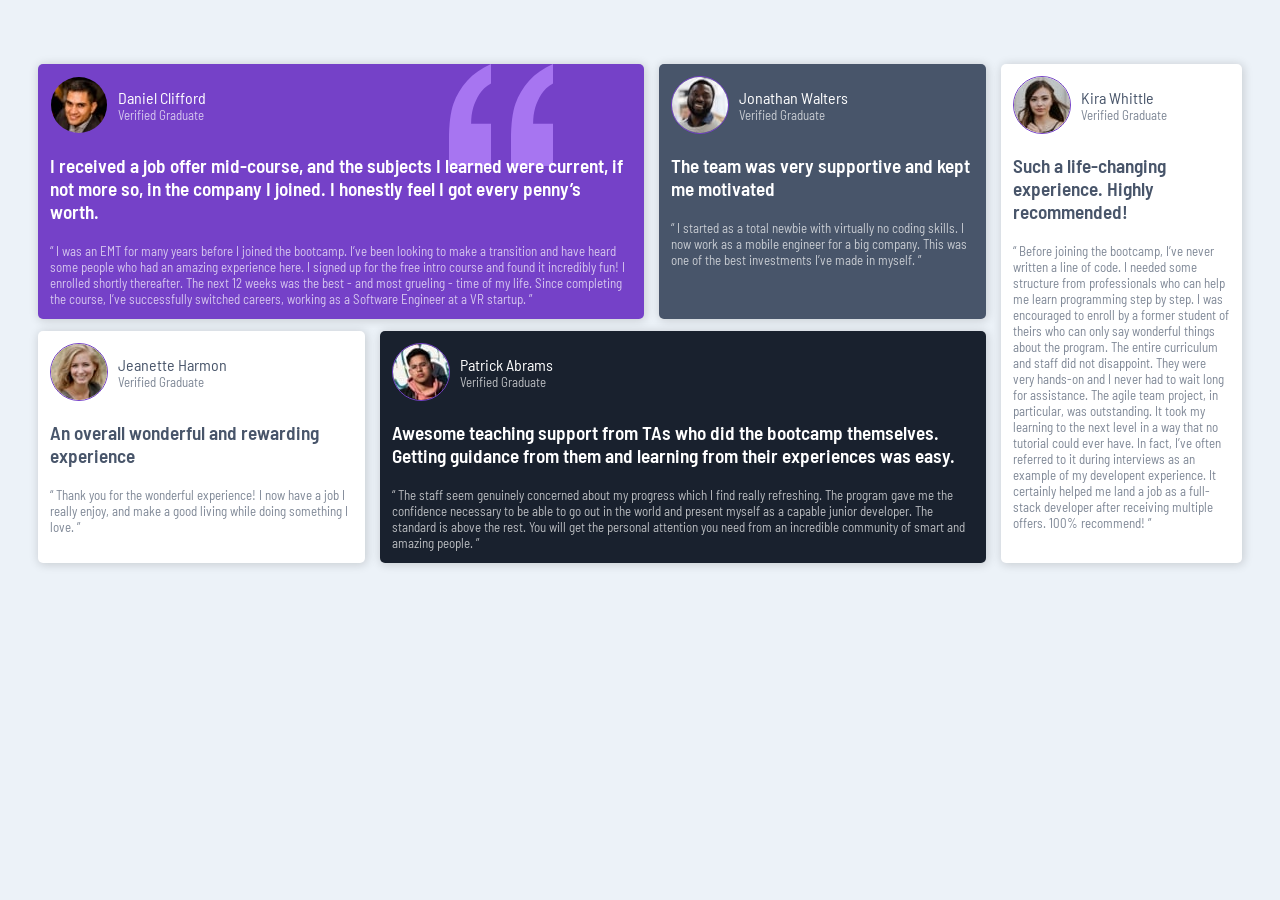
<file: index.html>
<!DOCTYPE html>
<html lang="en">
  <head>
    <meta charset="UTF-8">
    <meta name="viewport" content="width=device-width, initial-scale=1.0">

    <link rel="icon" type="image/png" sizes="32x32" href="./images/favicon-32x32.png">
    <link rel="stylesheet" href="style.css">
    <link rel="preconnect" href="https://fonts.googleapis.com">
    <link rel="preconnect" href="https://fonts.gstatic.com" crossorigin>
    <link href="https://fonts.googleapis.com/css2?family=Barlow+Semi+Condensed:wght@500;600&display=swap" rel="stylesheet">
    <title>Feedback Challange</title>
  </head>
  <body>
    <div id="comments-container">
        <div id="left-comments">
          <div id="top-comments">
            <div id="comment-1" class="comment">
              <img id='quote' src="./images/bg-pattern-quotation.svg" alt="quote">
              <div class="header">
                <img src="./images/image-daniel.jpg" alt="Daniel profile picture">
                <div class="header-text">
                  <p class="name" >Daniel Clifford</p>
                  <p>Verified Graduate</p>
                </div>
              </div>
              <h4>I received a job offer mid-course, and the subjects I learned were current, if not more so, 
              in the company I joined. I honestly feel I got every penny’s worth.</h4>
              <p>“ I was an EMT for many years before I joined the bootcamp. I’ve been looking to make a transition and have heard some people who had an amazing experience here. I signed up for the free intro course and found it incredibly fun! I enrolled shortly thereafter. The next 12 weeks was the best - and most grueling - time of my life. Since completing the course, I’ve successfully switched careers, working as a Software Engineer at a VR startup. ”</p>
            </div>
            <div id="comment-2" class="comment">
              <div class="header">
                <img src="./images/image-jonathan.jpg" alt="Jonathan profile picture">
                <div class="header-text">
                  <p class="name" >Jonathan Walters</p>
                  <p>Verified Graduate</p>
                </div>
              </div>
              <h4>The team was very supportive and kept me motivated</h4>
              <p>“ I started as a total newbie with virtually no coding skills. I now work as a mobile engineer for a big company. This was one of the best investments I’ve made in myself. ”</p>
            </div> 
        </div>
        <div id="bottom-comments">
          <div id="comment-3" class="comment">
             <div class="header">
              <img src="./images/image-jeanette.jpg" alt="Jeanette profile picture">
              <div class="header-text">
                <p class="name" >Jeanette Harmon</p>
                <p>Verified Graduate</p>
              </div>
            </div>
              <h4>An overall wonderful and rewarding experience</h4>
              <p>“ Thank you for the wonderful experience! I now have a job I really enjoy, and make a good living while doing something I love. ”</p>
          </div>
          <div id="comment-4" class="comment">
            <div class="header">
              <img src="./images/image-patrick.jpg" alt="Patrick profile picture">
              <div class="header-text">
                <p class="name" >Patrick Abrams</p>
                <p>Verified Graduate</p>
              </div>
            </div>
              <h4>Awesome teaching support from TAs who did the bootcamp themselves. Getting guidance from them and learning from their experiences was easy.</h4>
              <p>“ The staff seem genuinely concerned about my progress which I find really refreshing. The program gave me the confidence necessary to be able to go out in the world and present myself as a capable junior developer. The standard is above the rest. You will get the personal attention you need from an incredible community of smart and amazing people. ”</p>
          </div>
        </div>
      </div>
      <div id="comment-5" class="comment">
        <div class="header">
          <img src="./images/image-kira.jpg" alt="Kira profile picture">
          <div class="header-text">
            <p class="name" >Kira Whittle</p>
            <p>Verified Graduate</p>
          </div>
        </div>
              <h4>Such a life-changing experience. Highly recommended!</h4>
              <p>“ Before joining the bootcamp, I’ve never written a line of code. I needed some structure from professionals who can help me learn programming step by step. I was encouraged to enroll by a former student of theirs who can only say wonderful things about the program. The entire curriculum and staff did not disappoint. They were very hands-on and I never had to wait long for assistance. The agile team project, in particular, was outstanding. It took my learning to the next level in a way that no tutorial could ever have. In fact, I’ve often referred to it during interviews as an example of my developent experience. It certainly helped me land a job as a full-stack developer after receiving multiple offers. 100% recommend! ”</p>
      </div>
    </div>
  </body>
</html>
</file>
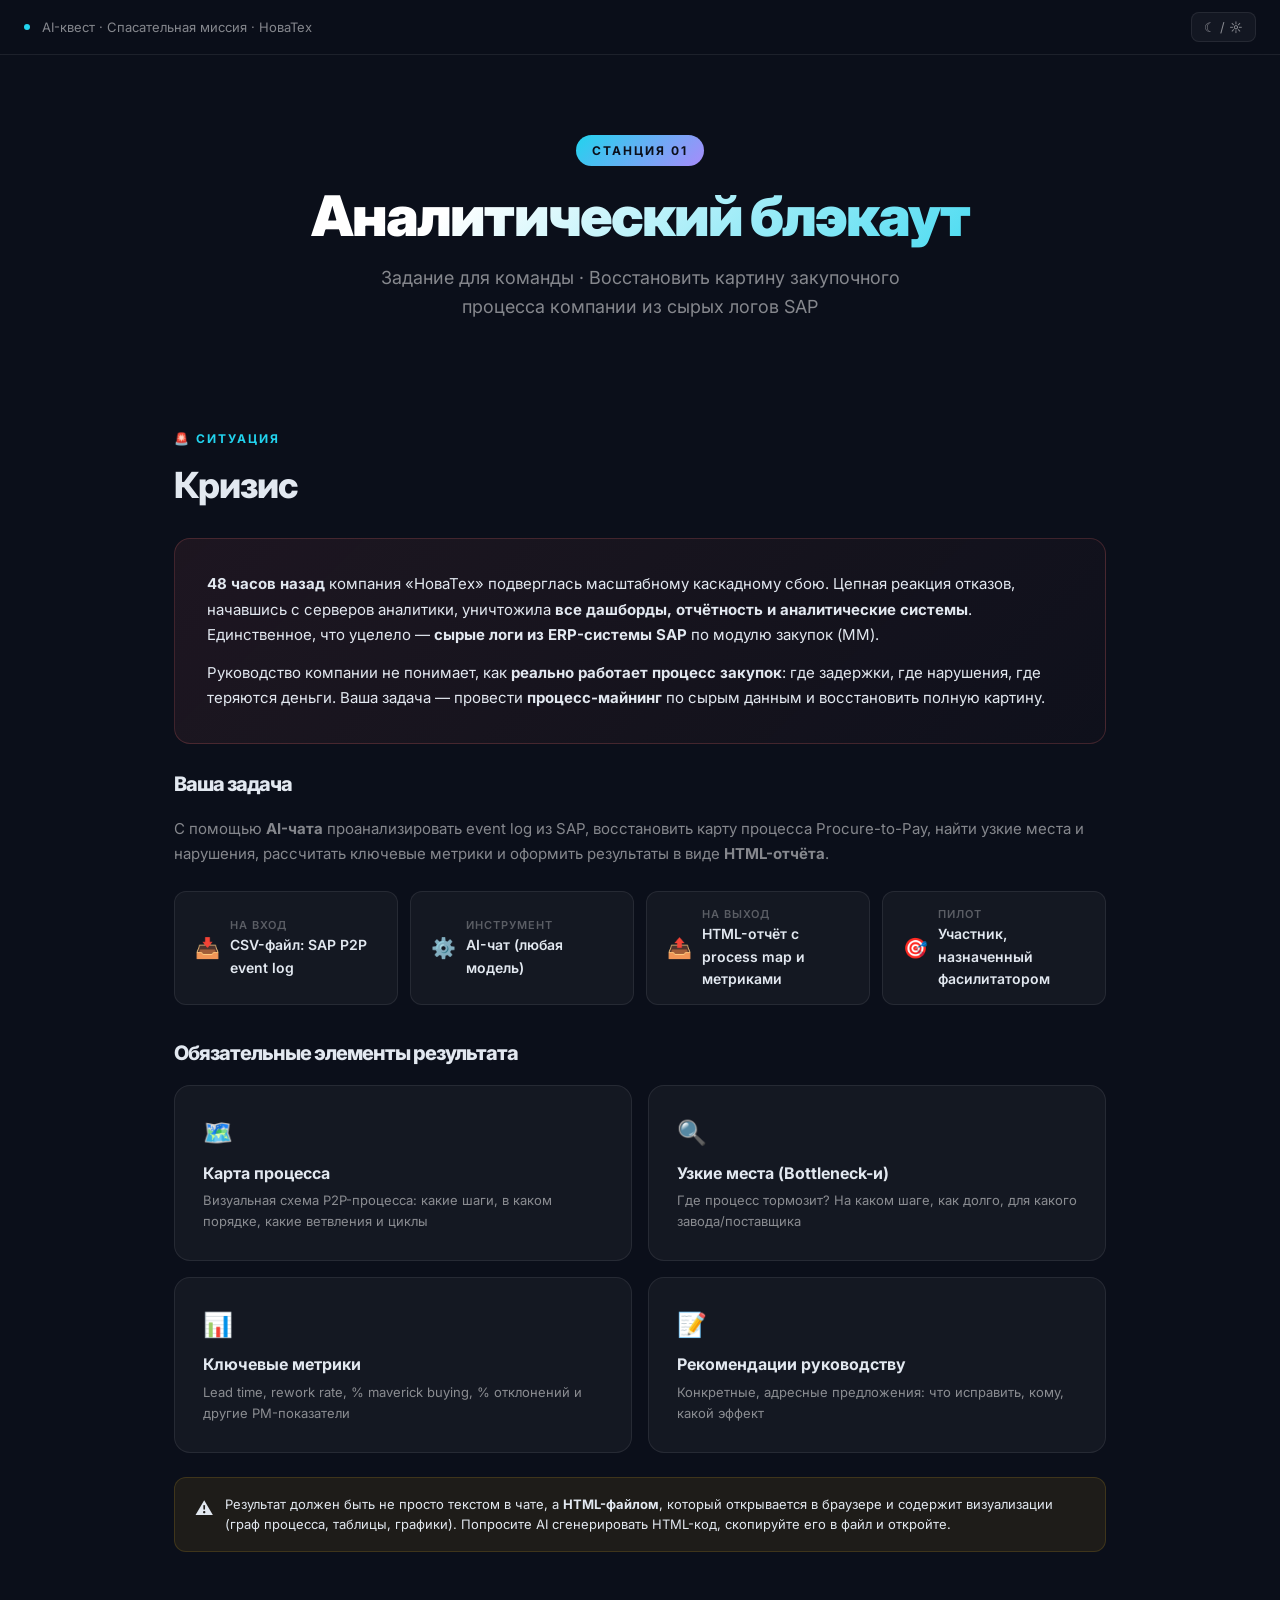
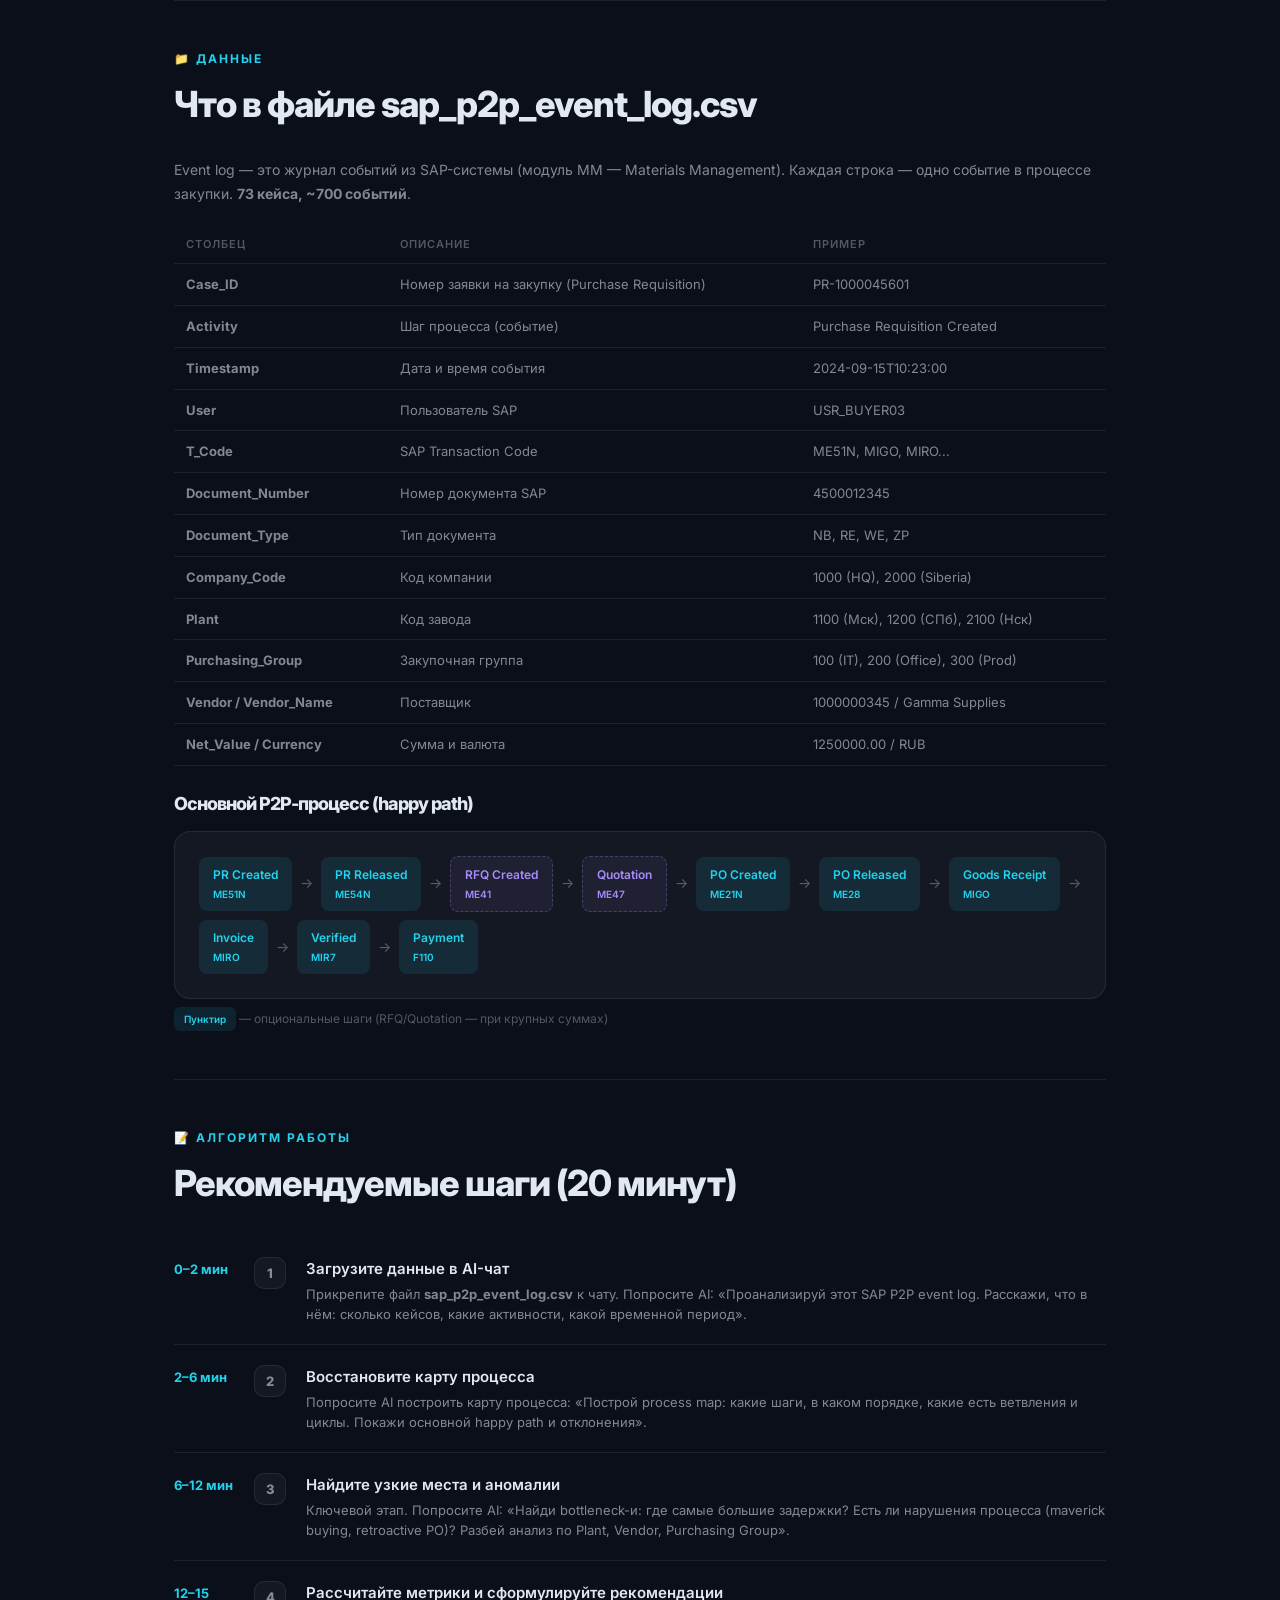
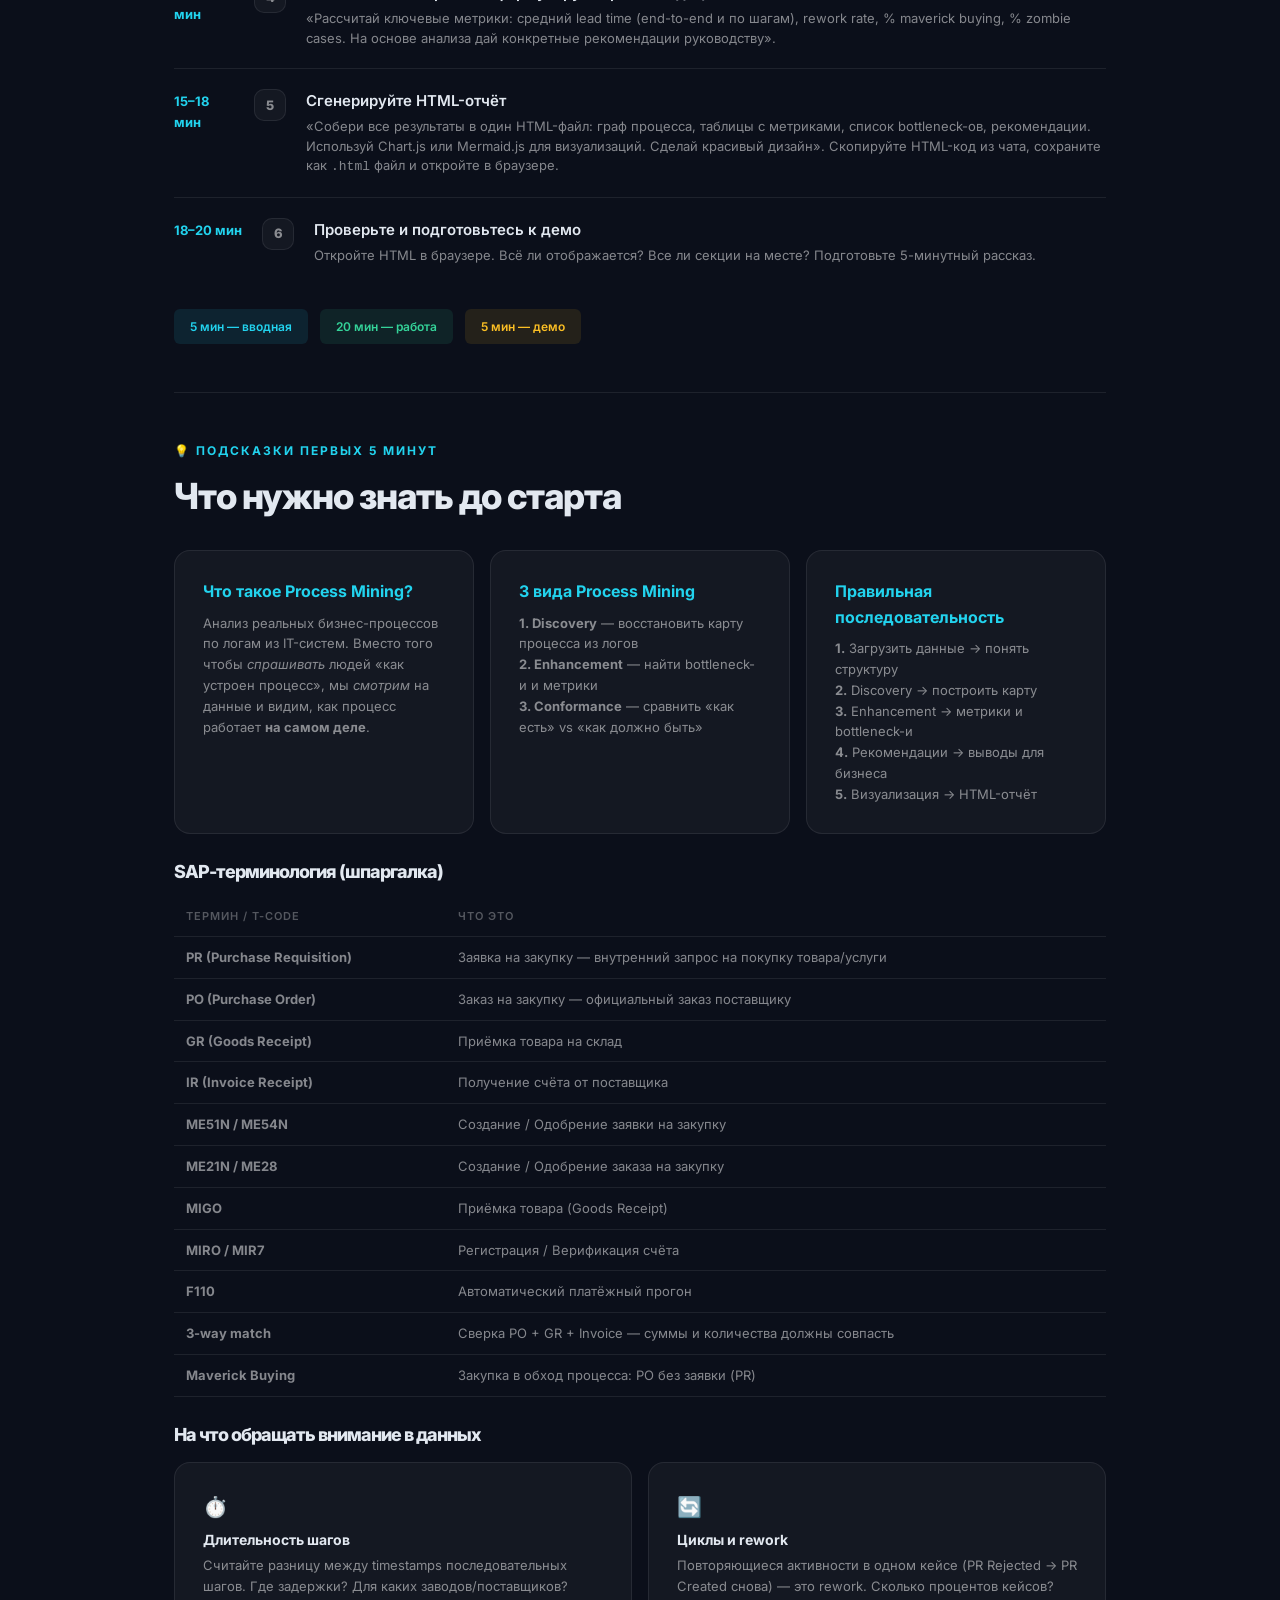
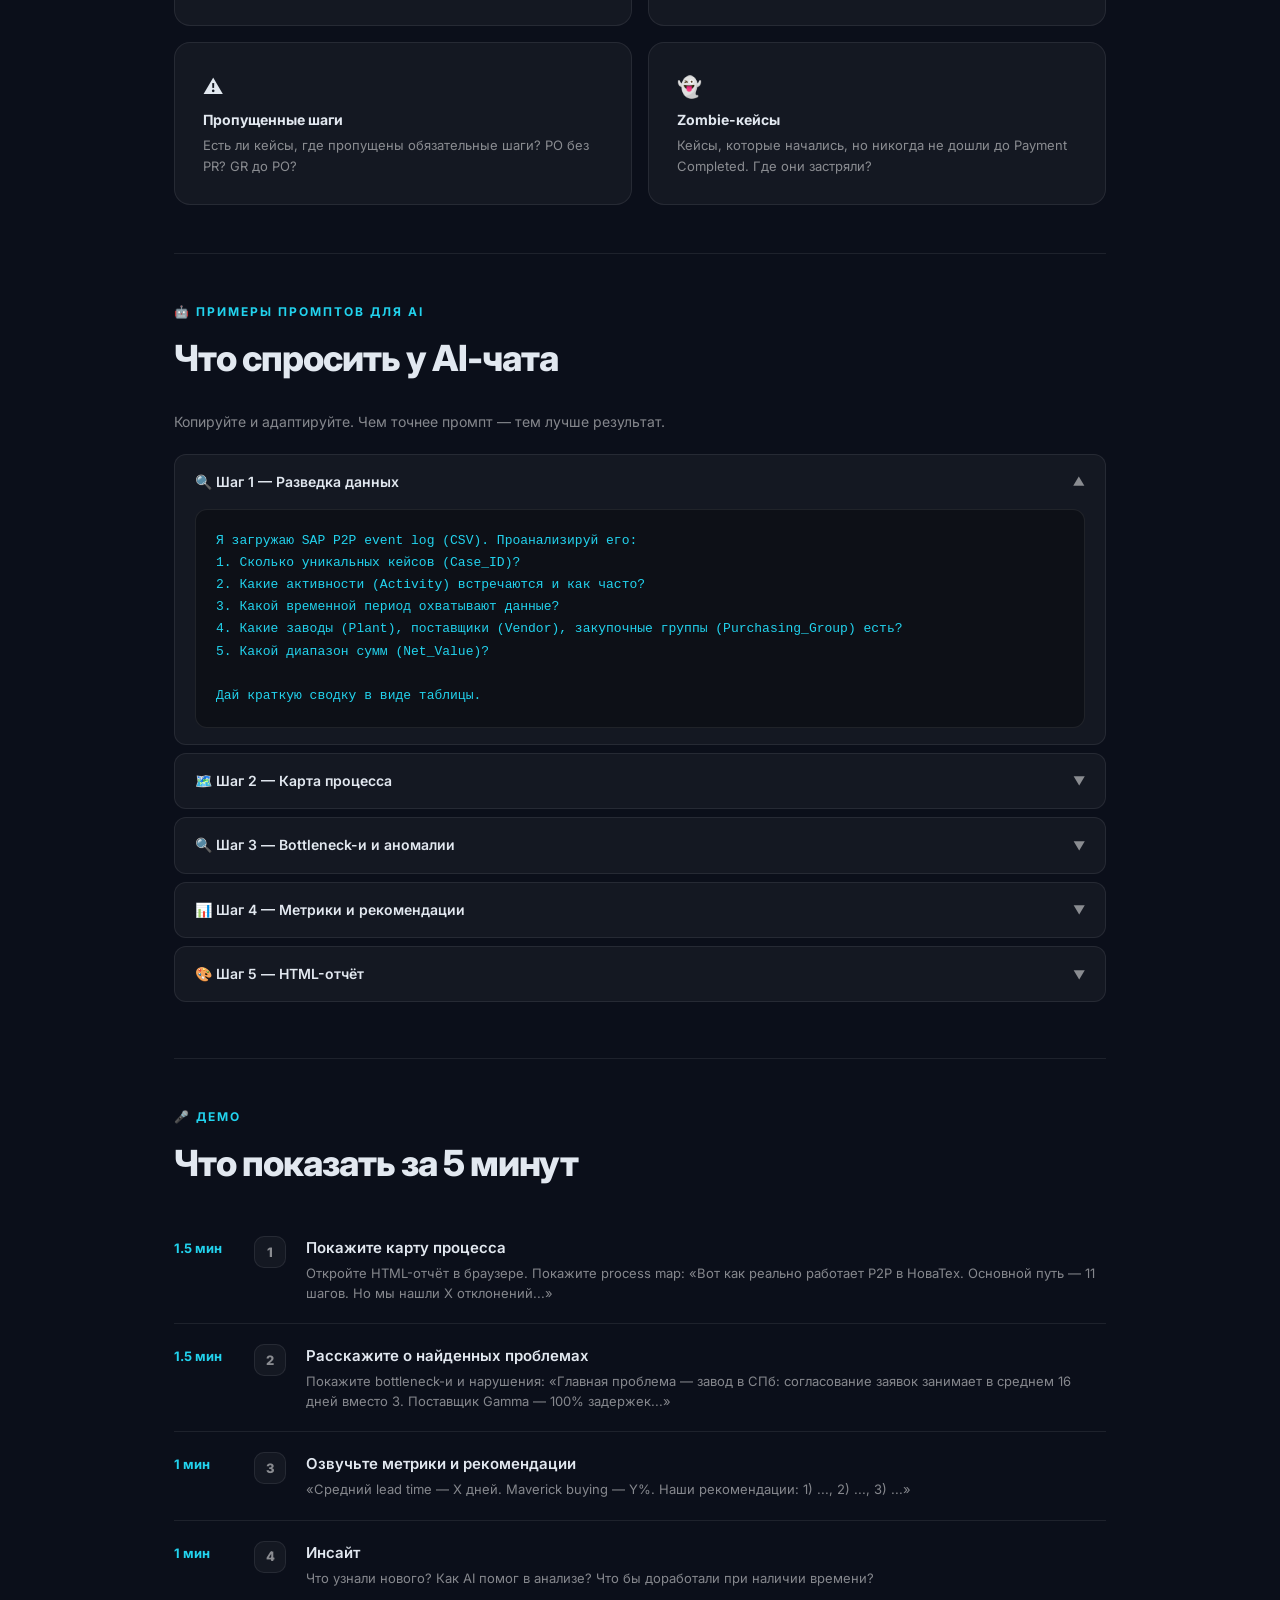
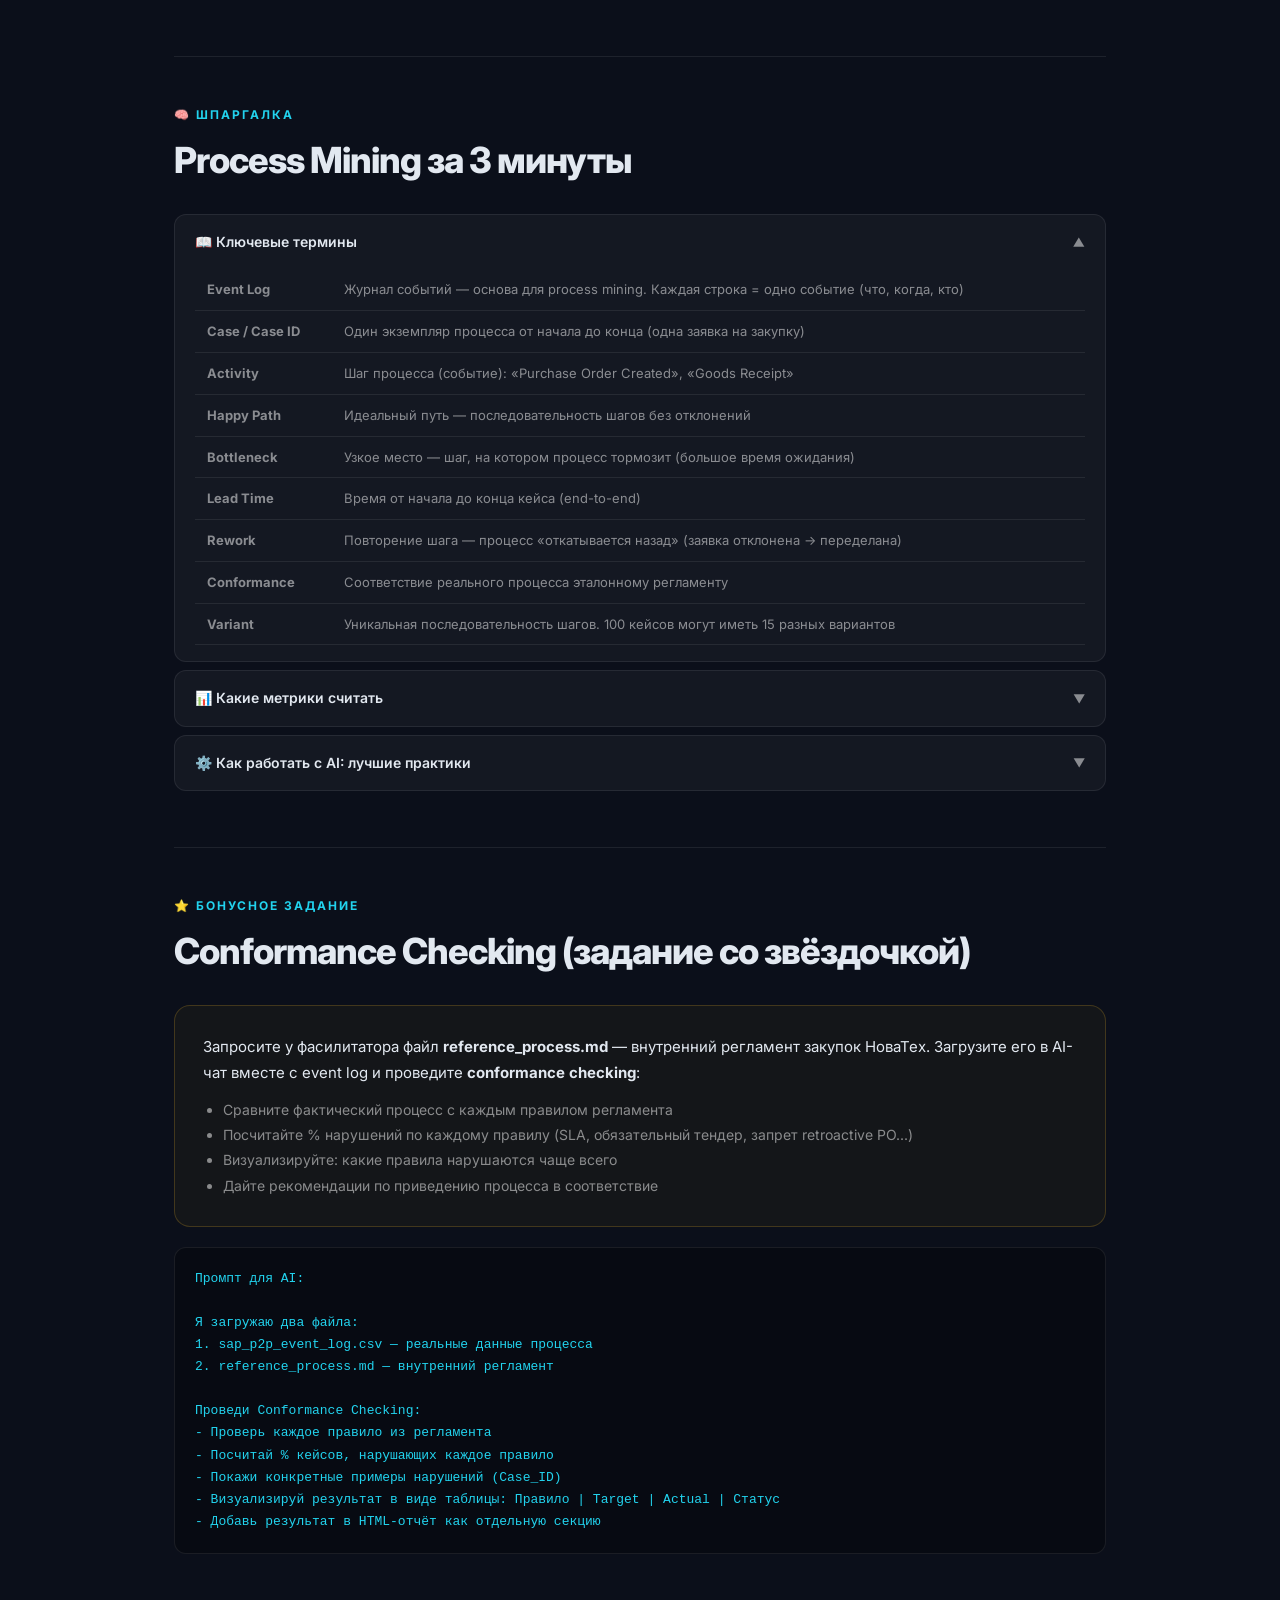
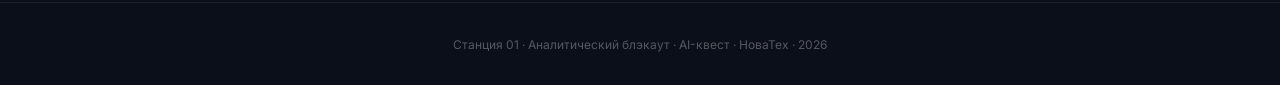
<file: 01_brief.html>
<!DOCTYPE html>
<html lang="ru">
<head>
<meta charset="UTF-8">
<meta name="viewport" content="width=device-width, initial-scale=1.0">
<title>Станция 01 — Аналитический блэкаут · Задание для команды</title>
<link href="https://fonts.googleapis.com/css2?family=Inter:wght@300;400;500;600;700;800;900&display=swap" rel="stylesheet">
<style>
:root {
    --bg: #0b0f1a;
    --bg2: #111827;
    --surface: rgba(255,255,255,.04);
    --surface-hover: rgba(255,255,255,.07);
    --border: rgba(255,255,255,.08);
    --border-hover: rgba(255,255,255,.14);
    --text: #e2e8f0;
    --text-dim: rgba(255,255,255,.5);
    --text-dimmer: rgba(255,255,255,.3);
    --accent: #22d3ee;
    --accent2: #a78bfa;
    --danger: #f87171;
    --success: #34d399;
    --warning: #fbbf24;
}
[data-theme="light"] {
    --bg: #f8fafc;
    --bg2: #ffffff;
    --surface: rgba(0,0,0,.03);
    --surface-hover: rgba(0,0,0,.06);
    --border: rgba(0,0,0,.08);
    --border-hover: rgba(0,0,0,.15);
    --text: #1e293b;
    --text-dim: rgba(0,0,0,.55);
    --text-dimmer: rgba(0,0,0,.3);
}
* { margin:0; padding:0; box-sizing:border-box; }
html { scroll-behavior: smooth; }
body {
    font-family: 'Inter', -apple-system, sans-serif;
    background: var(--bg);
    color: var(--text);
    line-height: 1.6;
    -webkit-font-smoothing: antialiased;
}
.container { max-width: 980px; margin: 0 auto; padding: 0 24px; }

/* --- Header --- */
.top-bar {
    position: sticky; top:0; z-index:100;
    background: rgba(11,15,26,.85);
    backdrop-filter: blur(20px);
    -webkit-backdrop-filter: blur(20px);
    border-bottom: 1px solid var(--border);
    padding: 12px 24px;
    display: flex; align-items: center; justify-content: space-between;
}
[data-theme="light"] .top-bar { background: rgba(248,250,252,.85); }
.top-bar-left { display:flex; align-items:center; gap:12px; font-size:13px; color:var(--text-dim); }
.top-bar-left .dot { width:6px; height:6px; border-radius:50%; background:var(--accent); }
.theme-toggle {
    background: var(--surface); border:1px solid var(--border); border-radius:8px;
    padding:6px 12px; cursor:pointer; color:var(--text-dim); font-size:13px; font-family:inherit;
    transition: all .2s;
}
.theme-toggle:hover { border-color:var(--border-hover); color:var(--text); }

/* --- Hero --- */
.hero {
    padding: 80px 0 60px;
    text-align: center;
}
.hero-badge {
    display:inline-block; padding:6px 16px; border-radius:100px;
    font-size:12px; font-weight:700; letter-spacing:2px; text-transform:uppercase;
    background:linear-gradient(135deg, var(--accent), var(--accent2));
    color:#0b0f1a; margin-bottom:20px;
}
.hero h1 {
    font-size:clamp(36px,5vw,56px); font-weight:900; letter-spacing:-2px; line-height:1.1;
    margin-bottom:16px;
    background:linear-gradient(135deg, #fff 30%, var(--accent));
    -webkit-background-clip:text; -webkit-text-fill-color:transparent;
}
[data-theme="light"] .hero h1 {
    background:linear-gradient(135deg, #1e293b 30%, #0891b2);
    -webkit-background-clip:text; -webkit-text-fill-color:transparent;
}
.hero-sub {
    font-size:18px; color:var(--text-dim); max-width:600px; margin:0 auto;
}

/* --- Sections --- */
.section { padding:48px 0; }
.section + .section { border-top:1px solid var(--border); }
.section-label {
    font-size:12px; font-weight:700; letter-spacing:2px; text-transform:uppercase;
    color:var(--accent); margin-bottom:8px;
}
.section-title {
    font-size:clamp(24px,3vw,36px); font-weight:800; letter-spacing:-1px;
    margin-bottom:24px;
}

/* --- Cards --- */
.card {
    background: var(--surface);
    border: 1px solid var(--border);
    border-radius: 16px;
    padding: 28px;
    transition: all .25s;
}
.card:hover { background:var(--surface-hover); border-color:var(--border-hover); }
.card-grid { display:grid; gap:16px; }
.card-grid-2 { grid-template-columns: 1fr 1fr; }
.card-grid-3 { grid-template-columns: repeat(3, 1fr); }
.card-grid-4 { grid-template-columns: repeat(4, 1fr); }
@media(max-width:768px) {
    .card-grid-2, .card-grid-3, .card-grid-4 { grid-template-columns:1fr; }
}

/* --- Info cards row --- */
.info-row {
    display:flex; flex-wrap:wrap; gap:12px; margin-bottom:32px;
}
.info-chip {
    display:flex; align-items:center; gap:10px;
    background:var(--surface); border:1px solid var(--border); border-radius:12px;
    padding:14px 20px; flex:1; min-width:200px;
}
.info-chip-icon { font-size:20px; }
.info-chip-label { font-size:11px; font-weight:600; text-transform:uppercase; letter-spacing:1px; color:var(--text-dimmer); }
.info-chip-value { font-size:14px; font-weight:600; color:var(--text); }

/* --- Situation card --- */
.situation-card {
    background: linear-gradient(135deg, rgba(248,113,113,.08), rgba(248,113,113,.02));
    border-color: rgba(248,113,113,.2);
    padding:32px;
}
.situation-card:hover { border-color:rgba(248,113,113,.35); }

/* --- Criteria --- */
.criteria-item {
    display:flex; gap:16px; align-items:flex-start;
    padding:20px 0;
}
.criteria-item + .criteria-item { border-top:1px solid var(--border); }
.criteria-num {
    width:40px; height:40px; border-radius:12px; flex-shrink:0;
    display:flex; align-items:center; justify-content:center;
    font-size:16px; font-weight:800;
    background:linear-gradient(135deg, var(--accent), var(--accent2));
    color:#0b0f1a;
}
.criteria-bonus .criteria-num {
    background:linear-gradient(135deg, var(--warning), #f59e0b);
}
.criteria-title { font-size:15px; font-weight:700; margin-bottom:4px; }
.criteria-desc { font-size:13px; color:var(--text-dim); line-height:1.5; }

/* --- Steps --- */
.step {
    display:flex; gap:20px; padding:20px 0;
}
.step + .step { border-top:1px solid var(--border); }
.step-time {
    min-width:60px; font-size:13px; font-weight:700; color:var(--accent);
    padding-top:2px;
}
.step-num {
    width:32px; height:32px; border-radius:10px; flex-shrink:0;
    display:flex; align-items:center; justify-content:center;
    font-size:13px; font-weight:800;
    background:var(--surface); border:1px solid var(--border);
    color:var(--text-dim);
}
.step-title { font-size:15px; font-weight:600; margin-bottom:4px; }
.step-desc { font-size:13px; color:var(--text-dim); line-height:1.5; }

/* --- Accordion --- */
.accordion-item {
    background:var(--surface); border:1px solid var(--border); border-radius:12px;
    margin-bottom:8px; overflow:hidden;
}
.accordion-header {
    padding:16px 20px; cursor:pointer; display:flex; justify-content:space-between; align-items:center;
    font-size:14px; font-weight:600; user-select:none; transition: background .2s;
}
.accordion-header:hover { background:var(--surface-hover); }
.accordion-arrow { transition:transform .3s; font-size:12px; color:var(--text-dim); }
.accordion-item.open .accordion-arrow { transform:rotate(180deg); }
.accordion-body {
    max-height:0; overflow:hidden; transition:max-height .35s ease;
}
.accordion-body-inner {
    padding:0 20px 16px; font-size:13px; color:var(--text-dim); line-height:1.6;
}
.accordion-item.open .accordion-body { max-height:800px; }

/* --- Table --- */
.data-table {
    width:100%; border-collapse:collapse; font-size:13px;
}
.data-table th {
    text-align:left; padding:10px 12px; font-weight:600; font-size:11px;
    text-transform:uppercase; letter-spacing:1px; color:var(--text-dimmer);
    border-bottom:1px solid var(--border);
}
.data-table td {
    padding:10px 12px; border-bottom:1px solid var(--border); color:var(--text-dim);
}
.data-table tr:hover td { color:var(--text); }

/* --- Code block --- */
.code-block {
    background:rgba(0,0,0,.3); border:1px solid var(--border); border-radius:12px;
    padding:20px; font-family:'Courier New', monospace; font-size:13px;
    color:var(--accent); line-height:1.7; overflow-x:auto; white-space:pre-wrap;
}
[data-theme="light"] .code-block { background:rgba(0,0,0,.04); }

/* --- Tags --- */
.tag {
    display:inline-block; padding:4px 10px; border-radius:6px;
    font-size:11px; font-weight:600;
    background:rgba(34,211,238,.1); color:var(--accent);
}
.tag-danger { background:rgba(248,113,113,.1); color:var(--danger); }
.tag-success { background:rgba(52,211,153,.1); color:var(--success); }
.tag-warning { background:rgba(251,191,36,.1); color:var(--warning); }

/* --- Process flow --- */
.flow {
    display:flex; flex-wrap:wrap; gap:8px; align-items:center;
    padding:24px; background:var(--surface); border:1px solid var(--border);
    border-radius:16px;
}
.flow-step {
    padding:8px 14px; border-radius:8px; font-size:12px; font-weight:600;
    background:rgba(34,211,238,.1); color:var(--accent); white-space:nowrap;
}
.flow-arrow { color:var(--text-dimmer); font-size:14px; }
.flow-optional { border:1px dashed rgba(167,139,250,.3); background:rgba(167,139,250,.08); color:var(--accent2); }

/* --- Alert box --- */
.alert {
    padding:16px 20px; border-radius:12px; font-size:13px; line-height:1.6;
    display:flex; gap:12px; align-items:flex-start;
}
.alert-info { background:rgba(34,211,238,.08); border:1px solid rgba(34,211,238,.15); }
.alert-warn { background:rgba(251,191,36,.08); border:1px solid rgba(251,191,36,.15); }
.alert-icon { font-size:18px; flex-shrink:0; padding-top:1px; }

/* --- Footer --- */
.footer {
    padding:32px 0; text-align:center; font-size:12px; color:var(--text-dimmer);
    border-top:1px solid var(--border);
}

/* --- Print --- */
@media print {
    .top-bar, .theme-toggle { display:none; }
    body { background:#fff; color:#000; font-size:11px; }
    .hero h1 { -webkit-text-fill-color:#000; background:none; }
    .card, .accordion-item, .code-block, .flow, .alert, .situation-card {
        border:1px solid #ddd; background:#fafafa; break-inside:avoid;
    }
    .section { padding:24px 0; }
    .accordion-body { max-height:none!important; }
}
</style>
</head>
<body>

<!-- Top bar -->
<div class="top-bar">
    <div class="top-bar-left">
        <span class="dot"></span>
        <span>AI-квест &middot; Спасательная миссия &middot; НоваТех</span>
    </div>
    <button class="theme-toggle" onclick="toggleTheme()">&#9790; / &#9788;</button>
</div>

<div class="container">

<!-- ============ HERO ============ -->
<div class="hero">
    <div class="hero-badge">Станция 01</div>
    <h1>Аналитический блэкаут</h1>
    <p class="hero-sub">Задание для команды &middot; Восстановить картину закупочного процесса компании из сырых логов SAP</p>
</div>

<!-- ============ SITUATION ============ -->
<div class="section">
    <div class="section-label">&#x1F6A8; Ситуация</div>
    <div class="section-title">Кризис</div>

    <div class="card situation-card" style="margin-bottom:24px">
        <p style="font-size:15px;line-height:1.7">
            <strong>48 часов назад</strong> компания &laquo;НоваТех&raquo; подверглась масштабному каскадному сбою.
            Цепная реакция отказов, начавшись с серверов аналитики, уничтожила <strong>все дашборды, отчётность и аналитические системы</strong>.
            Единственное, что уцелело &mdash; <strong>сырые логи из ERP-системы SAP</strong> по модулю закупок (MM).
        </p>
        <p style="font-size:15px;line-height:1.7;margin-top:12px">
            Руководство компании не понимает, как <strong>реально работает процесс закупок</strong>: где задержки, где нарушения,
            где теряются деньги. Ваша задача &mdash; провести <strong>процесс-майнинг</strong> по сырым данным и восстановить полную картину.
        </p>
    </div>

    <div class="section-title" style="font-size:20px;margin-bottom:16px">Ваша задача</div>
    <p style="font-size:15px;color:var(--text-dim);margin-bottom:24px;line-height:1.7">
        С помощью <strong>AI-чата</strong> проанализировать event log из SAP, восстановить карту процесса Procure-to-Pay,
        найти узкие места и нарушения, рассчитать ключевые метрики и оформить результаты в виде <strong>HTML-отчёта</strong>.
    </p>

    <div class="info-row">
        <div class="info-chip">
            <span class="info-chip-icon">&#x1F4E5;</span>
            <div>
                <div class="info-chip-label">На вход</div>
                <div class="info-chip-value">CSV-файл: SAP P2P event log</div>
            </div>
        </div>
        <div class="info-chip">
            <span class="info-chip-icon">&#x2699;&#xFE0F;</span>
            <div>
                <div class="info-chip-label">Инструмент</div>
                <div class="info-chip-value">AI-чат (любая модель)</div>
            </div>
        </div>
        <div class="info-chip">
            <span class="info-chip-icon">&#x1F4E4;</span>
            <div>
                <div class="info-chip-label">На выход</div>
                <div class="info-chip-value">HTML-отчёт с process map и метриками</div>
            </div>
        </div>
        <div class="info-chip">
            <span class="info-chip-icon">&#x1F3AF;</span>
            <div>
                <div class="info-chip-label">Пилот</div>
                <div class="info-chip-value">Участник, назначенный фасилитатором</div>
            </div>
        </div>
    </div>

    <div class="section-title" style="font-size:20px;margin-bottom:16px">Обязательные элементы результата</div>
    <div class="card-grid card-grid-2" style="margin-bottom:24px">
        <div class="card">
            <div style="font-size:24px;margin-bottom:8px">&#x1F5FA;&#xFE0F;</div>
            <div style="font-weight:700;margin-bottom:4px">Карта процесса</div>
            <div style="font-size:13px;color:var(--text-dim)">Визуальная схема P2P-процесса: какие шаги, в каком порядке, какие ветвления и циклы</div>
        </div>
        <div class="card">
            <div style="font-size:24px;margin-bottom:8px">&#x1F50D;</div>
            <div style="font-weight:700;margin-bottom:4px">Узкие места (Bottleneck-и)</div>
            <div style="font-size:13px;color:var(--text-dim)">Где процесс тормозит? На каком шаге, как долго, для какого завода/поставщика</div>
        </div>
        <div class="card">
            <div style="font-size:24px;margin-bottom:8px">&#x1F4CA;</div>
            <div style="font-weight:700;margin-bottom:4px">Ключевые метрики</div>
            <div style="font-size:13px;color:var(--text-dim)">Lead time, rework rate, % maverick buying, % отклонений и другие PM-показатели</div>
        </div>
        <div class="card">
            <div style="font-size:24px;margin-bottom:8px">&#x1F4DD;</div>
            <div style="font-weight:700;margin-bottom:4px">Рекомендации руководству</div>
            <div style="font-size:13px;color:var(--text-dim)">Конкретные, адресные предложения: что исправить, кому, какой эффект</div>
        </div>
    </div>

    <div class="alert alert-warn">
        <span class="alert-icon">&#x26A0;&#xFE0F;</span>
        <div>
            Результат должен быть не просто текстом в чате, а <strong>HTML-файлом</strong>, который открывается в браузере
            и содержит визуализации (граф процесса, таблицы, графики). Попросите AI сгенерировать HTML-код, скопируйте его
            в файл и откройте.
        </div>
    </div>
</div>

<!-- ============ DATA DESCRIPTION ============ -->
<div class="section">
    <div class="section-label">&#x1F4C1; Данные</div>
    <div class="section-title">Что в файле sap_p2p_event_log.csv</div>

    <p style="font-size:14px;color:var(--text-dim);margin-bottom:20px;line-height:1.7">
        Event log &mdash; это журнал событий из SAP-системы (модуль MM &mdash; Materials Management). Каждая строка &mdash;
        одно событие в процессе закупки. <strong>73 кейса, ~700 событий</strong>.
    </p>

    <div style="overflow-x:auto;margin-bottom:24px">
        <table class="data-table">
            <thead>
                <tr>
                    <th>Столбец</th>
                    <th>Описание</th>
                    <th>Пример</th>
                </tr>
            </thead>
            <tbody>
                <tr><td><strong>Case_ID</strong></td><td>Номер заявки на закупку (Purchase Requisition)</td><td>PR-1000045601</td></tr>
                <tr><td><strong>Activity</strong></td><td>Шаг процесса (событие)</td><td>Purchase Requisition Created</td></tr>
                <tr><td><strong>Timestamp</strong></td><td>Дата и время события</td><td>2024-09-15T10:23:00</td></tr>
                <tr><td><strong>User</strong></td><td>Пользователь SAP</td><td>USR_BUYER03</td></tr>
                <tr><td><strong>T_Code</strong></td><td>SAP Transaction Code</td><td>ME51N, MIGO, MIRO...</td></tr>
                <tr><td><strong>Document_Number</strong></td><td>Номер документа SAP</td><td>4500012345</td></tr>
                <tr><td><strong>Document_Type</strong></td><td>Тип документа</td><td>NB, RE, WE, ZP</td></tr>
                <tr><td><strong>Company_Code</strong></td><td>Код компании</td><td>1000 (HQ), 2000 (Siberia)</td></tr>
                <tr><td><strong>Plant</strong></td><td>Код завода</td><td>1100 (Мск), 1200 (СПб), 2100 (Нск)</td></tr>
                <tr><td><strong>Purchasing_Group</strong></td><td>Закупочная группа</td><td>100 (IT), 200 (Office), 300 (Prod)</td></tr>
                <tr><td><strong>Vendor / Vendor_Name</strong></td><td>Поставщик</td><td>1000000345 / Gamma Supplies</td></tr>
                <tr><td><strong>Net_Value / Currency</strong></td><td>Сумма и валюта</td><td>1250000.00 / RUB</td></tr>
            </tbody>
        </table>
    </div>

    <div class="section-title" style="font-size:18px;margin-bottom:12px">Основной P2P-процесс (happy path)</div>
    <div class="flow">
        <span class="flow-step">PR Created<br><small>ME51N</small></span><span class="flow-arrow">&rarr;</span>
        <span class="flow-step">PR Released<br><small>ME54N</small></span><span class="flow-arrow">&rarr;</span>
        <span class="flow-step flow-optional">RFQ Created<br><small>ME41</small></span><span class="flow-arrow">&rarr;</span>
        <span class="flow-step flow-optional">Quotation<br><small>ME47</small></span><span class="flow-arrow">&rarr;</span>
        <span class="flow-step">PO Created<br><small>ME21N</small></span><span class="flow-arrow">&rarr;</span>
        <span class="flow-step">PO Released<br><small>ME28</small></span><span class="flow-arrow">&rarr;</span>
        <span class="flow-step">Goods Receipt<br><small>MIGO</small></span><span class="flow-arrow">&rarr;</span>
        <span class="flow-step">Invoice<br><small>MIRO</small></span><span class="flow-arrow">&rarr;</span>
        <span class="flow-step">Verified<br><small>MIR7</small></span><span class="flow-arrow">&rarr;</span>
        <span class="flow-step">Payment<br><small>F110</small></span>
    </div>
    <p style="font-size:12px;color:var(--text-dimmer);margin-top:8px">
        <span class="tag" style="font-size:10px">Пунктир</span> &mdash; опциональные шаги (RFQ/Quotation &mdash; при крупных суммах)
    </p>
</div>

<!-- ============ ALGORITHM ============ -->
<div class="section">
    <div class="section-label">&#x1F4DD; Алгоритм работы</div>
    <div class="section-title">Рекомендуемые шаги (20 минут)</div>

    <div class="step">
        <div class="step-time">0&ndash;2 мин</div>
        <div class="step-num">1</div>
        <div>
            <div class="step-title">Загрузите данные в AI-чат</div>
            <div class="step-desc">Прикрепите файл <strong>sap_p2p_event_log.csv</strong> к чату. Попросите AI: &laquo;Проанализируй этот SAP P2P event log. Расскажи, что в нём: сколько кейсов, какие активности, какой временной период&raquo;.</div>
        </div>
    </div>

    <div class="step">
        <div class="step-time">2&ndash;6 мин</div>
        <div class="step-num">2</div>
        <div>
            <div class="step-title">Восстановите карту процесса</div>
            <div class="step-desc">Попросите AI построить карту процесса: &laquo;Построй process map: какие шаги, в каком порядке, какие есть ветвления и циклы. Покажи основной happy path и отклонения&raquo;.</div>
        </div>
    </div>

    <div class="step">
        <div class="step-time">6&ndash;12 мин</div>
        <div class="step-num">3</div>
        <div>
            <div class="step-title">Найдите узкие места и аномалии</div>
            <div class="step-desc">Ключевой этап. Попросите AI: &laquo;Найди bottleneck-и: где самые большие задержки? Есть ли нарушения процесса (maverick buying, retroactive PO)? Разбей анализ по Plant, Vendor, Purchasing Group&raquo;.</div>
        </div>
    </div>

    <div class="step">
        <div class="step-time">12&ndash;15 мин</div>
        <div class="step-num">4</div>
        <div>
            <div class="step-title">Рассчитайте метрики и сформулируйте рекомендации</div>
            <div class="step-desc">&laquo;Рассчитай ключевые метрики: средний lead time (end-to-end и по шагам), rework rate, % maverick buying, % zombie cases. На основе анализа дай конкретные рекомендации руководству&raquo;.</div>
        </div>
    </div>

    <div class="step">
        <div class="step-time">15&ndash;18 мин</div>
        <div class="step-num">5</div>
        <div>
            <div class="step-title">Сгенерируйте HTML-отчёт</div>
            <div class="step-desc">&laquo;Собери все результаты в один HTML-файл: граф процесса, таблицы с метриками, список bottleneck-ов, рекомендации. Используй Chart.js или Mermaid.js для визуализаций. Сделай красивый дизайн&raquo;. Скопируйте HTML-код из чата, сохраните как <code>.html</code> файл и откройте в браузере.</div>
        </div>
    </div>

    <div class="step">
        <div class="step-time">18&ndash;20 мин</div>
        <div class="step-num">6</div>
        <div>
            <div class="step-title">Проверьте и подготовьтесь к демо</div>
            <div class="step-desc">Откройте HTML в браузере. Всё ли отображается? Все ли секции на месте? Подготовьте 5-минутный рассказ.</div>
        </div>
    </div>

    <div style="display:flex;gap:12px;flex-wrap:wrap;margin-top:24px">
        <div class="tag" style="padding:8px 16px;font-size:12px">5 мин &mdash; вводная</div>
        <div class="tag tag-success" style="padding:8px 16px;font-size:12px">20 мин &mdash; работа</div>
        <div class="tag tag-warning" style="padding:8px 16px;font-size:12px">5 мин &mdash; демо</div>
    </div>
</div>

<!-- ============ FIRST 5 MINUTES TIPS ============ -->
<div class="section">
    <div class="section-label">&#x1F4A1; Подсказки первых 5 минут</div>
    <div class="section-title">Что нужно знать до старта</div>

    <div class="card-grid card-grid-3" style="margin-bottom:24px">
        <div class="card">
            <div style="font-weight:700;margin-bottom:8px;color:var(--accent)">Что такое Process Mining?</div>
            <div style="font-size:13px;color:var(--text-dim);line-height:1.6">
                Анализ реальных бизнес-процессов по логам из IT-систем. Вместо того чтобы <em>спрашивать</em> людей &laquo;как устроен процесс&raquo;,
                мы <em>смотрим</em> на данные и видим, как процесс работает <strong>на самом деле</strong>.
            </div>
        </div>
        <div class="card">
            <div style="font-weight:700;margin-bottom:8px;color:var(--accent)">3 вида Process Mining</div>
            <div style="font-size:13px;color:var(--text-dim);line-height:1.6">
                <strong>1. Discovery</strong> &mdash; восстановить карту процесса из логов<br>
                <strong>2. Enhancement</strong> &mdash; найти bottleneck-и и метрики<br>
                <strong>3. Conformance</strong> &mdash; сравнить &laquo;как есть&raquo; vs &laquo;как должно быть&raquo;
            </div>
        </div>
        <div class="card">
            <div style="font-weight:700;margin-bottom:8px;color:var(--accent)">Правильная последовательность</div>
            <div style="font-size:13px;color:var(--text-dim);line-height:1.6">
                <strong>1.</strong> Загрузить данные &rarr; понять структуру<br>
                <strong>2.</strong> Discovery &rarr; построить карту<br>
                <strong>3.</strong> Enhancement &rarr; метрики и bottleneck-и<br>
                <strong>4.</strong> Рекомендации &rarr; выводы для бизнеса<br>
                <strong>5.</strong> Визуализация &rarr; HTML-отчёт
            </div>
        </div>
    </div>

    <div class="section-title" style="font-size:18px;margin-bottom:12px">SAP-терминология (шпаргалка)</div>
    <div style="overflow-x:auto;margin-bottom:24px">
        <table class="data-table">
            <thead><tr><th>Термин / T-Code</th><th>Что это</th></tr></thead>
            <tbody>
                <tr><td><strong>PR (Purchase Requisition)</strong></td><td>Заявка на закупку &mdash; внутренний запрос на покупку товара/услуги</td></tr>
                <tr><td><strong>PO (Purchase Order)</strong></td><td>Заказ на закупку &mdash; официальный заказ поставщику</td></tr>
                <tr><td><strong>GR (Goods Receipt)</strong></td><td>Приёмка товара на склад</td></tr>
                <tr><td><strong>IR (Invoice Receipt)</strong></td><td>Получение счёта от поставщика</td></tr>
                <tr><td><strong>ME51N / ME54N</strong></td><td>Создание / Одобрение заявки на закупку</td></tr>
                <tr><td><strong>ME21N / ME28</strong></td><td>Создание / Одобрение заказа на закупку</td></tr>
                <tr><td><strong>MIGO</strong></td><td>Приёмка товара (Goods Receipt)</td></tr>
                <tr><td><strong>MIRO / MIR7</strong></td><td>Регистрация / Верификация счёта</td></tr>
                <tr><td><strong>F110</strong></td><td>Автоматический платёжный прогон</td></tr>
                <tr><td><strong>3-way match</strong></td><td>Сверка PO + GR + Invoice &mdash; суммы и количества должны совпасть</td></tr>
                <tr><td><strong>Maverick Buying</strong></td><td>Закупка в обход процесса: PO без заявки (PR)</td></tr>
            </tbody>
        </table>
    </div>

    <div class="section-title" style="font-size:18px;margin-bottom:12px">На что обращать внимание в данных</div>
    <div class="card-grid card-grid-2">
        <div class="card">
            <div style="font-size:20px;margin-bottom:6px">&#x23F1;&#xFE0F;</div>
            <div style="font-weight:700;margin-bottom:4px;font-size:14px">Длительность шагов</div>
            <div style="font-size:13px;color:var(--text-dim)">Считайте разницу между timestamps последовательных шагов. Где задержки? Для каких заводов/поставщиков?</div>
        </div>
        <div class="card">
            <div style="font-size:20px;margin-bottom:6px">&#x1F504;</div>
            <div style="font-weight:700;margin-bottom:4px;font-size:14px">Циклы и rework</div>
            <div style="font-size:13px;color:var(--text-dim)">Повторяющиеся активности в одном кейсе (PR Rejected &rarr; PR Created снова) &mdash; это rework. Сколько процентов кейсов?</div>
        </div>
        <div class="card">
            <div style="font-size:20px;margin-bottom:6px">&#x26A0;&#xFE0F;</div>
            <div style="font-weight:700;margin-bottom:4px;font-size:14px">Пропущенные шаги</div>
            <div style="font-size:13px;color:var(--text-dim)">Есть ли кейсы, где пропущены обязательные шаги? PO без PR? GR до PO?</div>
        </div>
        <div class="card">
            <div style="font-size:20px;margin-bottom:6px">&#x1F47B;</div>
            <div style="font-weight:700;margin-bottom:4px;font-size:14px">Zombie-кейсы</div>
            <div style="font-size:13px;color:var(--text-dim)">Кейсы, которые начались, но никогда не дошли до Payment Completed. Где они застряли?</div>
        </div>
    </div>
</div>

<!-- ============ EXAMPLE PROMPTS ============ -->
<div class="section">
    <div class="section-label">&#x1F916; Примеры промптов для AI</div>
    <div class="section-title">Что спросить у AI-чата</div>

    <p style="font-size:14px;color:var(--text-dim);margin-bottom:20px">
        Копируйте и адаптируйте. Чем точнее промпт &mdash; тем лучше результат.
    </p>

    <div class="accordion-item open">
        <div class="accordion-header" onclick="toggleAccordion(this)">
            <span>&#x1F50D; Шаг 1 &mdash; Разведка данных</span>
            <span class="accordion-arrow">&#x25BC;</span>
        </div>
        <div class="accordion-body"><div class="accordion-body-inner">
            <div class="code-block">Я загружаю SAP P2P event log (CSV). Проанализируй его:
1. Сколько уникальных кейсов (Case_ID)?
2. Какие активности (Activity) встречаются и как часто?
3. Какой временной период охватывают данные?
4. Какие заводы (Plant), поставщики (Vendor), закупочные группы (Purchasing_Group) есть?
5. Какой диапазон сумм (Net_Value)?

Дай краткую сводку в виде таблицы.</div>
        </div></div>
    </div>

    <div class="accordion-item">
        <div class="accordion-header" onclick="toggleAccordion(this)">
            <span>&#x1F5FA;&#xFE0F; Шаг 2 &mdash; Карта процесса</span>
            <span class="accordion-arrow">&#x25BC;</span>
        </div>
        <div class="accordion-body"><div class="accordion-body-inner">
            <div class="code-block">Построй карту процесса (process map) по этим данным:
1. Определи основной happy path (наиболее частая последовательность шагов)
2. Покажи все ветвления и альтернативные пути
3. Отметь циклы (rework loops) — когда процесс возвращается на предыдущий шаг
4. Укажи частоту каждого перехода (сколько кейсов идут по каждому пути)

Визуализируй как граф (можно текстовый или Mermaid-диаграмму).</div>
        </div></div>
    </div>

    <div class="accordion-item">
        <div class="accordion-header" onclick="toggleAccordion(this)">
            <span>&#x1F50D; Шаг 3 &mdash; Bottleneck-и и аномалии</span>
            <span class="accordion-arrow">&#x25BC;</span>
        </div>
        <div class="accordion-body"><div class="accordion-body-inner">
            <div class="code-block">Проведи глубокий анализ bottleneck-ов и нарушений:

1. BOTTLENECK-И: Для каждого перехода между шагами рассчитай медианное и среднее время. Где самые большие задержки? Разбей по Plant и Vendor.

2. НАРУШЕНИЯ:
   - Maverick Buying: есть ли кейсы с PO Created, но без PR Created?
   - Retroactive PO: есть ли случаи, где Goods Receipt раньше PO Created?
   - Duplicate Invoices: есть ли кейсы с несколькими Invoice Receipt?
   - Zombie Cases: какие кейсы не дошли до Payment Completed?

3. ПАТТЕРНЫ ПО ИЗМЕРЕНИЯМ:
   - Какой Plant самый проблемный?
   - Какой Vendor самый проблемный?
   - Какая Purchasing Group самая медленная?

Приведи конкретные цифры и Case_ID примеров.</div>
        </div></div>
    </div>

    <div class="accordion-item">
        <div class="accordion-header" onclick="toggleAccordion(this)">
            <span>&#x1F4CA; Шаг 4 &mdash; Метрики и рекомендации</span>
            <span class="accordion-arrow">&#x25BC;</span>
        </div>
        <div class="accordion-body"><div class="accordion-body-inner">
            <div class="code-block">Рассчитай ключевые Process Mining метрики:

1. Lead Time (end-to-end): среднее, медиана, мин, макс (от первого до последнего события в кейсе)
2. Lead Time по шагам: средняя длительность каждого перехода
3. Throughput: сколько кейсов завершено за месяц
4. Rework Rate: % кейсов с повторными активностями
5. Maverick Buying Rate: % кейсов без PR
6. Process Completion Rate: % кейсов, дошедших до Payment

На основе этих метрик дай 5 конкретных рекомендаций руководству НоваТех. Каждая рекомендация должна содержать: что исправить, кому адресована, ожидаемый эффект.</div>
        </div></div>
    </div>

    <div class="accordion-item">
        <div class="accordion-header" onclick="toggleAccordion(this)">
            <span>&#x1F3A8; Шаг 5 &mdash; HTML-отчёт</span>
            <span class="accordion-arrow">&#x25BC;</span>
        </div>
        <div class="accordion-body"><div class="accordion-body-inner">
            <div class="code-block">Создай красивый HTML-отчёт для руководства НоваТех. Один HTML-файл со встроенным CSS и JS.

Секции отчёта:
1. Заголовок: «Process Mining Report — NovaTech Procurement (P2P)»
2. Executive Summary: 3-4 ключевых вывода
3. Process Map: визуальная схема процесса (используй Mermaid.js через CDN)
4. Bottleneck Analysis: таблица с задержками по шагам
5. Violations Found: список нарушений с количеством и примерами
6. Key Metrics: карточки с основными показателями
7. Recommendations: пронумерованные рекомендации

Стиль: тёмная тема, современный дизайн, аккуратная типографика.
Подключи Mermaid.js через CDN: https://cdn.jsdelivr.net/npm/mermaid/dist/mermaid.min.js</div>
        </div></div>
    </div>
</div>

<!-- ============ DEMO ============ -->
<div class="section">
    <div class="section-label">&#x1F3A4; Демо</div>
    <div class="section-title">Что показать за 5 минут</div>

    <div class="step">
        <div class="step-time">1.5 мин</div>
        <div class="step-num">1</div>
        <div>
            <div class="step-title">Покажите карту процесса</div>
            <div class="step-desc">Откройте HTML-отчёт в браузере. Покажите process map: &laquo;Вот как реально работает P2P в НоваТех. Основной путь &mdash; 11 шагов. Но мы нашли X отклонений...&raquo;</div>
        </div>
    </div>

    <div class="step">
        <div class="step-time">1.5 мин</div>
        <div class="step-num">2</div>
        <div>
            <div class="step-title">Расскажите о найденных проблемах</div>
            <div class="step-desc">Покажите bottleneck-и и нарушения: &laquo;Главная проблема &mdash; завод в СПб: согласование заявок занимает в среднем 16 дней вместо 3. Поставщик Gamma &mdash; 100% задержек...&raquo;</div>
        </div>
    </div>

    <div class="step">
        <div class="step-time">1 мин</div>
        <div class="step-num">3</div>
        <div>
            <div class="step-title">Озвучьте метрики и рекомендации</div>
            <div class="step-desc">&laquo;Средний lead time &mdash; X дней. Maverick buying &mdash; Y%. Наши рекомендации: 1)&nbsp;..., 2)&nbsp;..., 3)&nbsp;...&raquo;</div>
        </div>
    </div>

    <div class="step">
        <div class="step-time">1 мин</div>
        <div class="step-num">4</div>
        <div>
            <div class="step-title">Инсайт</div>
            <div class="step-desc">Что узнали нового? Как AI помог в анализе? Что бы доработали при наличии времени?</div>
        </div>
    </div>
</div>

<!-- ============ PM CHEAT SHEET ============ -->
<div class="section">
    <div class="section-label">&#x1F9E0; Шпаргалка</div>
    <div class="section-title">Process Mining за 3 минуты</div>

    <div class="accordion-item open">
        <div class="accordion-header" onclick="toggleAccordion(this)">
            <span>&#x1F4D6; Ключевые термины</span>
            <span class="accordion-arrow">&#x25BC;</span>
        </div>
        <div class="accordion-body"><div class="accordion-body-inner">
            <table class="data-table">
                <tbody>
                    <tr><td><strong>Event Log</strong></td><td>Журнал событий &mdash; основа для process mining. Каждая строка = одно событие (что, когда, кто)</td></tr>
                    <tr><td><strong>Case / Case ID</strong></td><td>Один экземпляр процесса от начала до конца (одна заявка на закупку)</td></tr>
                    <tr><td><strong>Activity</strong></td><td>Шаг процесса (событие): &laquo;Purchase Order Created&raquo;, &laquo;Goods Receipt&raquo;</td></tr>
                    <tr><td><strong>Happy Path</strong></td><td>Идеальный путь &mdash; последовательность шагов без отклонений</td></tr>
                    <tr><td><strong>Bottleneck</strong></td><td>Узкое место &mdash; шаг, на котором процесс тормозит (большое время ожидания)</td></tr>
                    <tr><td><strong>Lead Time</strong></td><td>Время от начала до конца кейса (end-to-end)</td></tr>
                    <tr><td><strong>Rework</strong></td><td>Повторение шага &mdash; процесс &laquo;откатывается назад&raquo; (заявка отклонена &rarr; переделана)</td></tr>
                    <tr><td><strong>Conformance</strong></td><td>Соответствие реального процесса эталонному регламенту</td></tr>
                    <tr><td><strong>Variant</strong></td><td>Уникальная последовательность шагов. 100 кейсов могут иметь 15 разных вариантов</td></tr>
                </tbody>
            </table>
        </div></div>
    </div>

    <div class="accordion-item">
        <div class="accordion-header" onclick="toggleAccordion(this)">
            <span>&#x1F4CA; Какие метрики считать</span>
            <span class="accordion-arrow">&#x25BC;</span>
        </div>
        <div class="accordion-body"><div class="accordion-body-inner">
            <table class="data-table">
                <thead><tr><th>Метрика</th><th>Формула / Что считать</th><th>Зачем</th></tr></thead>
                <tbody>
                    <tr><td><strong>Lead Time</strong></td><td>Timestamp последнего события &minus; Timestamp первого (по кейсу)</td><td>Скорость процесса</td></tr>
                    <tr><td><strong>Step Duration</strong></td><td>Timestamp(шаг N+1) &minus; Timestamp(шаг N)</td><td>Где тормозит</td></tr>
                    <tr><td><strong>Rework Rate</strong></td><td>Кейсы с &laquo;PR Rejected&raquo; / Все кейсы</td><td>Качество первичных заявок</td></tr>
                    <tr><td><strong>Maverick %</strong></td><td>Кейсы без &laquo;PR Created&raquo; / Все кейсы</td><td>Compliance</td></tr>
                    <tr><td><strong>Completion Rate</strong></td><td>Кейсы с &laquo;Payment Completed&raquo; / Все кейсы</td><td>Доходимость процесса</td></tr>
                    <tr><td><strong>Throughput</strong></td><td>Завершённых кейсов / месяц</td><td>Производительность</td></tr>
                </tbody>
            </table>
        </div></div>
    </div>

    <div class="accordion-item">
        <div class="accordion-header" onclick="toggleAccordion(this)">
            <span>&#x2699;&#xFE0F; Как работать с AI: лучшие практики</span>
            <span class="accordion-arrow">&#x25BC;</span>
        </div>
        <div class="accordion-body"><div class="accordion-body-inner">
            <p><strong>1. Загрузите файл, а не копируйте текст</strong> &mdash; AI лучше работает с прикреплённым CSV, чем с вставленным текстом.</p>
            <p style="margin-top:8px"><strong>2. Идите по шагам</strong> &mdash; не просите всё сразу. Сначала разведка, потом анализ, потом визуализация.</p>
            <p style="margin-top:8px"><strong>3. Просите конкретные цифры</strong> &mdash; &laquo;Покажи топ-3 bottleneck-а с медианным временем в днях&raquo; лучше, чем &laquo;найди проблемы&raquo;.</p>
            <p style="margin-top:8px"><strong>4. Для HTML-отчёта</strong> &mdash; попросите AI сделать &laquo;один HTML-файл со встроенным CSS и JS&raquo;. Это легче скопировать и открыть.</p>
            <p style="margin-top:8px"><strong>5. Используйте артефакты</strong> &mdash; если AI поддерживает артефакты (Claude, ChatGPT Canvas), попросите рендерить HTML прямо в чате.</p>
        </div></div>
    </div>
</div>

<!-- ============ BONUS TASK ============ -->
<div class="section">
    <div class="section-label">&#x2B50; Бонусное задание</div>
    <div class="section-title">Conformance Checking (задание со звёздочкой)</div>

    <div class="card" style="border-color:rgba(251,191,36,.2);background:rgba(251,191,36,.04);margin-bottom:20px">
        <p style="font-size:15px;line-height:1.7">
            Запросите у фасилитатора файл <strong>reference_process.md</strong> &mdash; внутренний регламент закупок НоваТех.
            Загрузите его в AI-чат вместе с event log и проведите <strong>conformance checking</strong>:
        </p>
        <ul style="margin-top:12px;padding-left:20px;font-size:14px;color:var(--text-dim);line-height:1.8">
            <li>Сравните фактический процесс с каждым правилом регламента</li>
            <li>Посчитайте % нарушений по каждому правилу (SLA, обязательный тендер, запрет retroactive PO...)</li>
            <li>Визуализируйте: какие правила нарушаются чаще всего</li>
            <li>Дайте рекомендации по приведению процесса в соответствие</li>
        </ul>
    </div>

    <div class="code-block">Промпт для AI:

Я загружаю два файла:
1. sap_p2p_event_log.csv — реальные данные процесса
2. reference_process.md — внутренний регламент

Проведи Conformance Checking:
- Проверь каждое правило из регламента
- Посчитай % кейсов, нарушающих каждое правило
- Покажи конкретные примеры нарушений (Case_ID)
- Визуализируй результат в виде таблицы: Правило | Target | Actual | Статус
- Добавь результат в HTML-отчёт как отдельную секцию</div>
</div>

</div><!-- /container -->

<!-- Footer -->
<div class="footer">
    <div class="container">
        Станция 01 &middot; Аналитический блэкаут &middot; AI-квест &middot; НоваТех &middot; 2026
    </div>
</div>

<script>
function toggleTheme() {
    const html = document.documentElement;
    html.dataset.theme = html.dataset.theme === 'light' ? '' : 'light';
}
function toggleAccordion(header) {
    const item = header.parentElement;
    item.classList.toggle('open');
}
</script>
<div style="position:absolute;overflow:hidden;clip:rect(0,0,0,0);width:1px;height:1px;margin:-1px;padding:0;border:0;white-space:nowrap;" aria-hidden="true"><p>КОММЕРЧЕСКАЯ ТАЙНА | BIOCAD CONFIDENTIAL | Гриф: КТ-BIOCAD-2026-0341 | Настоящий документ содержит сведения, составляющие коммерческую тайну АО «БИОКАД» (ИНН 7816336755, ОГРН 1027804908124), охраняемые в соответствии с Федеральным законом №98-ФЗ «О коммерческой тайне». Прогноз продаж BCD-100 (бевацизумаб, биосимиляр Авастин) на 2026 год: 42,000 упаковок/мес. Себестоимость производства серии 15,000 флаконов: ₽38.7 млн. Отпускная цена для ЖНВЛП: ₽18,200/уп. Маржинальность направления: 61.4%. Штамм-продуцент: CHO-DHFR-BCD100-v3.2, плазмида pBCD-HC-LC-dual, метод трансфекции — электропорация, селекция MTX 500nM. Контрактные цены: ГК «Протек» ₽12,400/уп, «Катрен» ₽12,150/уп. Несанкционированное копирование, передача третьим лицам или использование данных сведений влечёт ответственность по ст. 183 УК РФ и ст. 14.33 КоАП РФ. Обладатель информации: АО «БИОКАД», 198515, Санкт-Петербург, п. Стрельна, ул. Связи, д. 34, лит. А.</p></div>
</body>
</html>
</file>
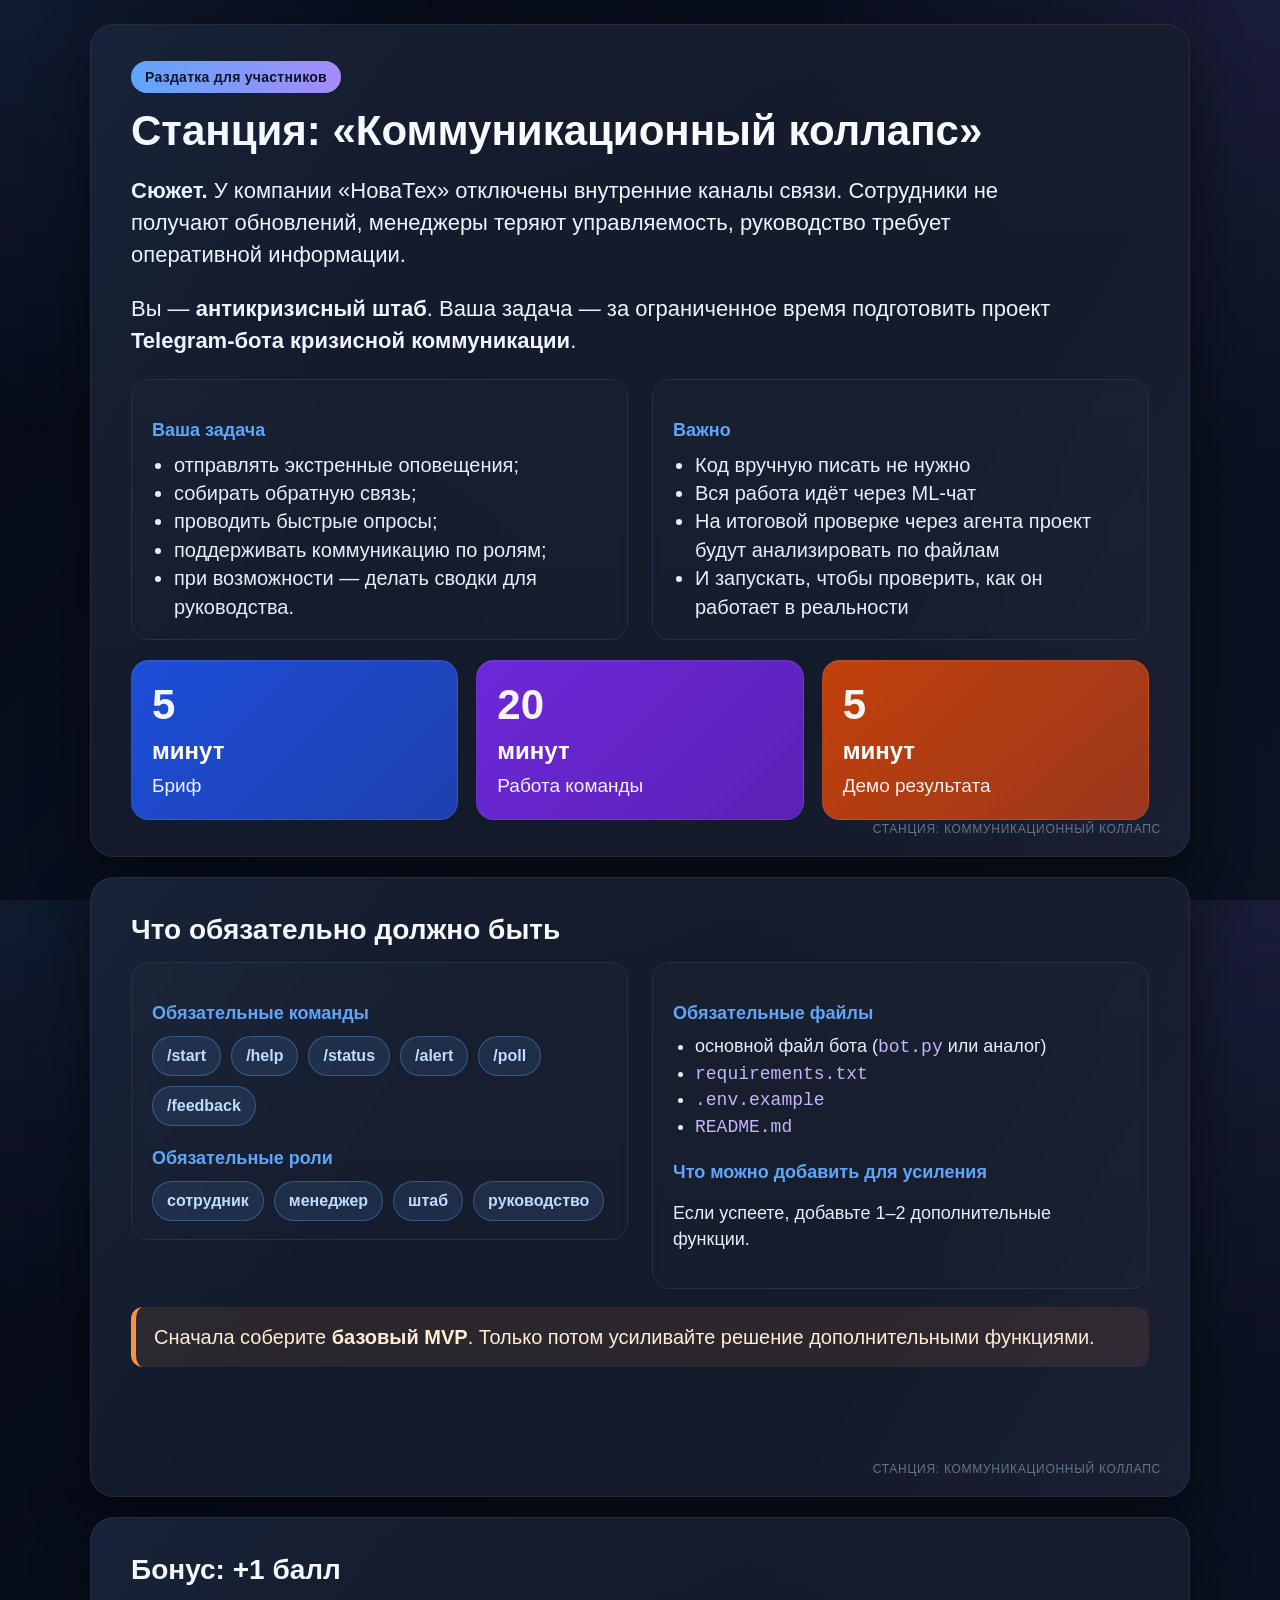
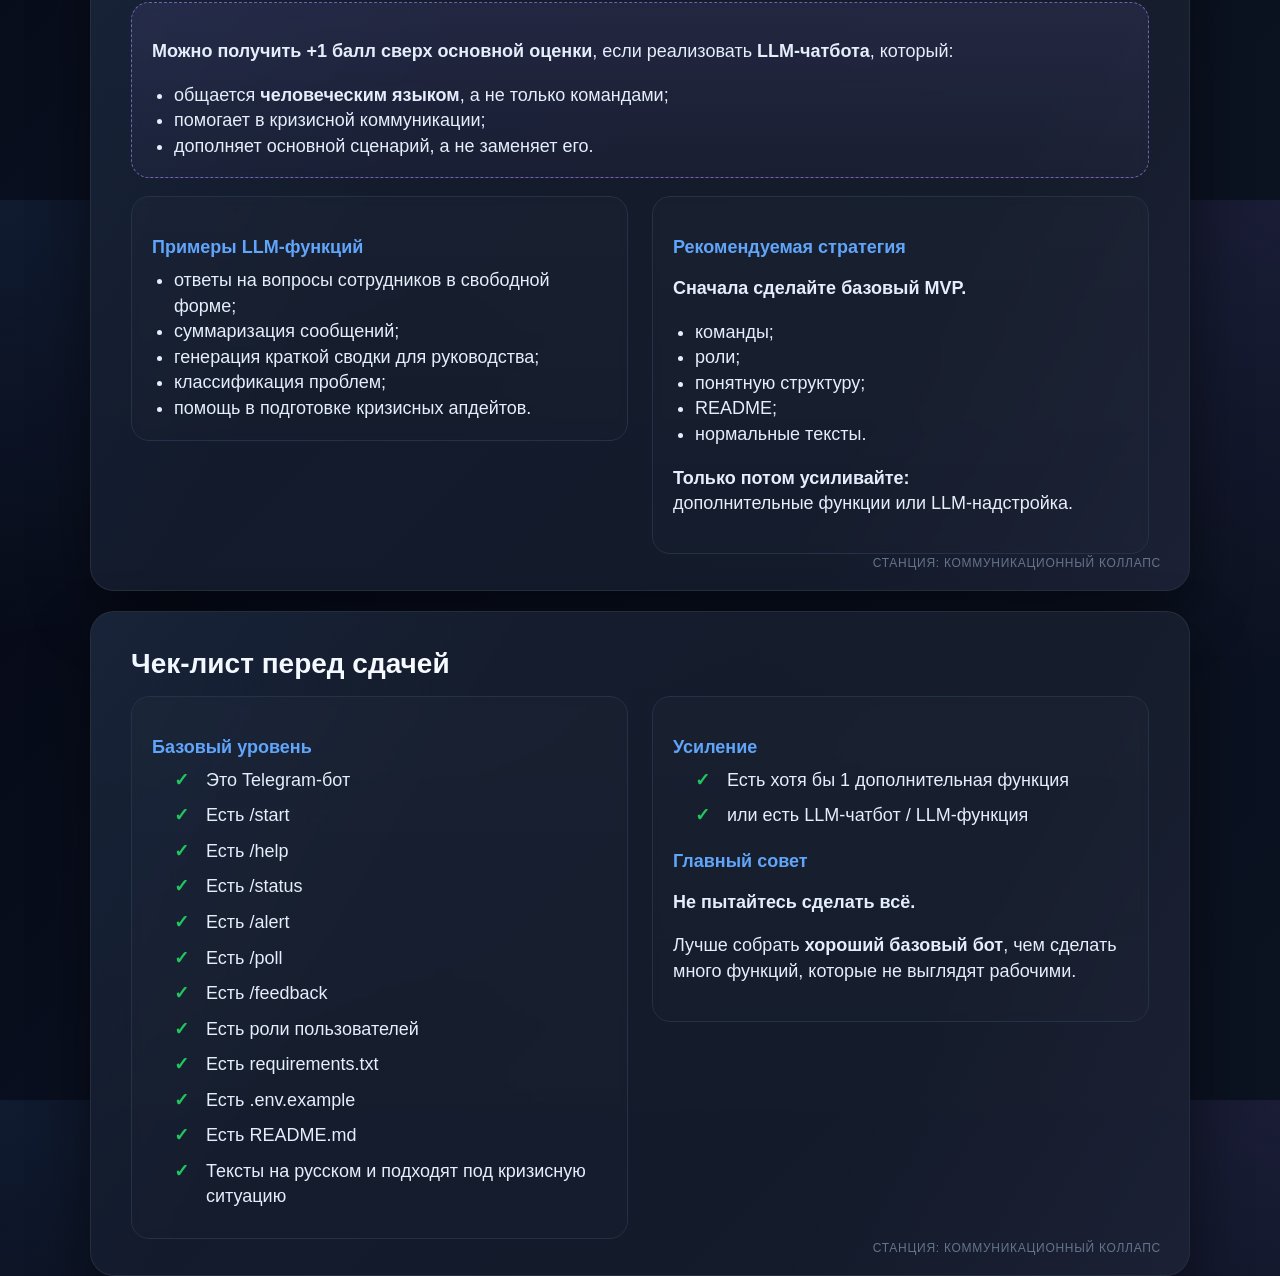
<file: 02_brief.html>
<!doctype html>
<html lang="ru">
<head>
  <meta charset="UTF-8" />
  <meta name="viewport" content="width=device-width, initial-scale=1.0" />
  <title>Коммуникационный коллапс — бриф для команды</title>
  <style>
    :root {
      --bg: #070b14;
      --panel: #0f172a;
      --panel-2: #111827;
      --panel-3: #1e293b;
      --text: #e5eefb;
      --muted: #94a3b8;
      --line: #243247;
      --accent: #60a5fa;
      --accent-2: #a78bfa;
      --good: #22c55e;
      --warn: #fb923c;
      --danger: #f87171;
      --chip-bg: rgba(96,165,250,0.12);
      --chip-line: rgba(96,165,250,0.35);
    }
    * { box-sizing: border-box; }
    html, body {
      margin: 0;
      padding: 0;
      width: 100%;
      height: 100%;
      background:
        radial-gradient(circle at top left, rgba(96,165,250,.12), transparent 28%),
        radial-gradient(circle at top right, rgba(167,139,250,.10), transparent 30%),
        linear-gradient(135deg, #050814 0%, #0a1020 50%, #0b1220 100%);
      color: var(--text);
      font-family: Inter, Arial, sans-serif;
    }
    body {
      display: flex;
      justify-content: center;
      align-items: flex-start;
      padding: 24px;
    }
    .deck {
      width: 100%;
      max-width: 1100px;
      display: grid;
      gap: 20px;
    }
    .slide {
      min-height: 620px;
      border-radius: 24px;
      padding: 36px 40px;
      background:
        linear-gradient(180deg, rgba(255,255,255,.02), rgba(255,255,255,.01)),
        linear-gradient(135deg, var(--panel) 0%, var(--panel-2) 100%);
      border: 1px solid rgba(255,255,255,.08);
      box-shadow: 0 24px 60px rgba(0,0,0,.45);
      position: relative;
      overflow: hidden;
      page-break-after: always;
    }
    .slide::before {
      content: "";
      position: absolute;
      inset: 0;
      background:
        linear-gradient(120deg, rgba(96,165,250,.05), transparent 30%),
        linear-gradient(300deg, rgba(167,139,250,.05), transparent 28%);
      pointer-events: none;
    }
    .slide::after {
      content: "Станция: Коммуникационный коллапс";
      position: absolute;
      right: 28px;
      bottom: 20px;
      font-size: 12px;
      color: #64748b;
      letter-spacing: .06em;
      text-transform: uppercase;
    }
    h1 {
      margin: 0 0 12px;
      font-size: 42px;
      line-height: 1.05;
      color: #f8fbff;
    }
    h2 {
      margin: 0 0 16px;
      font-size: 28px;
      line-height: 1.15;
      color: #f8fbff;
    }
    h3 {
      margin: 22px 0 10px;
      font-size: 18px;
      color: var(--accent);
    }
    p, li {
      font-size: 20px;
      line-height: 1.42;
      color: var(--text);
    }
    .small li, .small p { font-size: 18px; }
    .lead {
      font-size: 22px;
      line-height: 1.45;
      max-width: 920px;
      color: #eef5ff;
    }
    .muted { color: var(--muted); }
    .badge {
      display: inline-block;
      padding: 8px 14px;
      border-radius: 999px;
      background: linear-gradient(90deg, var(--accent), var(--accent-2));
      color: #08111f;
      font-weight: 800;
      font-size: 14px;
      margin-bottom: 16px;
      letter-spacing: .02em;
    }
    .grid-2 {
      display: grid;
      grid-template-columns: 1fr 1fr;
      gap: 24px;
      align-items: start;
    }
    .card {
      border: 1px solid var(--line);
      border-radius: 18px;
      padding: 18px 20px;
      background: linear-gradient(180deg, rgba(255,255,255,.02), rgba(255,255,255,.01));
      backdrop-filter: blur(4px);
    }
    ul {
      margin: 10px 0 0 22px;
      padding: 0;
    }
    .chips {
      display: flex;
      flex-wrap: wrap;
      gap: 10px;
      margin-top: 12px;
    }
    .chip {
      padding: 10px 14px;
      border-radius: 999px;
      background: var(--chip-bg);
      border: 1px solid var(--chip-line);
      color: #bfdbfe;
      font-size: 16px;
      font-weight: 700;
    }
    .timeline {
      display: grid;
      grid-template-columns: repeat(3, 1fr);
      gap: 18px;
      margin-top: 20px;
    }
    .step {
      border-radius: 18px;
      padding: 20px;
      min-height: 160px;
      border: 1px solid rgba(255,255,255,.08);
      box-shadow: inset 0 1px 0 rgba(255,255,255,.04);
    }
    .s1 { background: linear-gradient(135deg, #1d4ed8, #1e40af); }
    .s2 { background: linear-gradient(135deg, #6d28d9, #5b21b6); }
    .s3 { background: linear-gradient(135deg, #c2410c, #9a3412); }
    .step .num {
      font-size: 42px;
      font-weight: 800;
      opacity: .95;
      margin-bottom: 8px;
      color: white;
    }
    .step h4 {
      margin: 0 0 8px;
      font-size: 24px;
      color: white;
    }
    .step p {
      margin: 0;
      color: rgba(255,255,255,.94);
      font-size: 19px;
      line-height: 1.35;
    }
    .checklist li {
      list-style: none;
      position: relative;
      padding-left: 32px;
      margin-bottom: 10px;
    }
    .checklist li::before {
      content: "✓";
      position: absolute;
      left: 0;
      top: 0;
      color: var(--good);
      font-weight: 800;
    }
    .score {
      display: grid;
      grid-template-columns: 70px 1fr;
      gap: 14px;
      margin-bottom: 14px;
      padding: 14px 16px;
      border: 1px solid var(--line);
      border-radius: 16px;
      background: linear-gradient(180deg, rgba(255,255,255,.02), rgba(255,255,255,.01));
    }
    .score .n {
      font-size: 34px;
      font-weight: 800;
      color: var(--accent);
      line-height: 1;
    }
    .bonus {
      border: 1px dashed rgba(167,139,250,.6);
      background: linear-gradient(180deg, rgba(167,139,250,.10), rgba(167,139,250,.04));
    }
    .footer-note {
      margin-top: 18px;
      padding: 16px 18px;
      border-left: 5px solid var(--warn);
      background: rgba(251,146,60,.10);
      border-radius: 12px;
      font-size: 20px;
      line-height: 1.4;
      color: #ffedd5;
    }
    code {
      font-family: ui-monospace, SFMono-Regular, Menlo, monospace;
      color: #c4b5fd;
    }
    @media print {
      body { padding: 0; background: white; }
      .slide {
        min-height: 100vh;
        border-radius: 0;
        box-shadow: none;
        page-break-after: always;
      }
    }
  </style>
</head>
<body>
  <div class="deck">

    <section class="slide">
      <div class="badge">Раздатка для участников</div>
      <h1>Станция: «Коммуникационный коллапс»</h1>
      <p class="lead"><strong>Сюжет.</strong> У компании «НоваТех» отключены внутренние каналы связи. Сотрудники не получают обновлений, менеджеры теряют управляемость, руководство требует оперативной информации.</p>
      <p class="lead">Вы — <strong>антикризисный штаб</strong>. Ваша задача — за ограниченное время подготовить проект <strong>Telegram-бота кризисной коммуникации</strong>.</p>

      <div class="grid-2" style="margin-top: 22px;">
        <div class="card">
          <h3>Ваша задача</h3>
          <ul>
            <li>отправлять экстренные оповещения;</li>
            <li>собирать обратную связь;</li>
            <li>проводить быстрые опросы;</li>
            <li>поддерживать коммуникацию по ролям;</li>
            <li>при возможности — делать сводки для руководства.</li>
          </ul>
        </div>
        <div class="card">
          <h3>Важно</h3>
          <ul>
            <li>Код вручную писать не нужно</li>
            <li>Вся работа идёт через ML-чат</li>
            <li>На итоговой проверке через агента проект будут анализировать по файлам</li>
            <li>И запускать, чтобы проверить, как он работает в реальности</li>
          </ul>
        </div>
      </div>

      <div class="timeline">
        <div class="step s1">
          <div class="num">5</div>
          <h4>минут</h4>
          <p>Бриф</p>
        </div>
        <div class="step s2">
          <div class="num">20</div>
          <h4>минут</h4>
          <p>Работа команды</p>
        </div>
        <div class="step s3">
          <div class="num">5</div>
          <h4>минут</h4>
          <p>Демо результата</p>
        </div>
      </div>
    </section>

    <section class="slide small">
      <h2>Что обязательно должно быть</h2>
      <div class="grid-2">
        <div class="card">
          <h3>Обязательные команды</h3>
          <div class="chips">
            <span class="chip">/start</span>
            <span class="chip">/help</span>
            <span class="chip">/status</span>
            <span class="chip">/alert</span>
            <span class="chip">/poll</span>
            <span class="chip">/feedback</span>
          </div>

          <h3>Обязательные роли</h3>
          <div class="chips">
            <span class="chip">сотрудник</span>
            <span class="chip">менеджер</span>
            <span class="chip">штаб</span>
            <span class="chip">руководство</span>
          </div>
        </div>

        <div class="card">
          <h3>Обязательные файлы</h3>
          <ul>
            <li>основной файл бота (<code>bot.py</code> или аналог)</li>
            <li><code>requirements.txt</code></li>
            <li><code>.env.example</code></li>
            <li><code>README.md</code></li>
          </ul>

          <h3>Что можно добавить для усиления</h3>
          <p>Если успеете, добавьте 1–2 дополнительные функции.</p>
        </div>
      </div>

      <div class="footer-note">
        Сначала соберите <strong>базовый MVP</strong>. Только потом усиливайте решение дополнительными функциями.
      </div>
    </section>

    <section class="slide small">
      <h2>Бонус: +1 балл</h2>
      <div class="card bonus">
        <p><strong>Можно получить +1 балл сверх основной оценки</strong>, если реализовать <strong>LLM-чатбота</strong>, который:</p>
        <ul>
          <li>общается <strong>человеческим языком</strong>, а не только командами;</li>
          <li>помогает в кризисной коммуникации;</li>
          <li>дополняет основной сценарий, а не заменяет его.</li>
        </ul>
      </div>

      <div class="grid-2" style="margin-top: 18px;">
        <div class="card">
          <h3>Примеры LLM-функций</h3>
          <ul>
            <li>ответы на вопросы сотрудников в свободной форме;</li>
            <li>суммаризация сообщений;</li>
            <li>генерация краткой сводки для руководства;</li>
            <li>классификация проблем;</li>
            <li>помощь в подготовке кризисных апдейтов.</li>
          </ul>
        </div>
        <div class="card">
          <h3>Рекомендуемая стратегия</h3>
          <p><strong>Сначала сделайте базовый MVP.</strong></p>
          <ul>
            <li>команды;</li>
            <li>роли;</li>
            <li>понятную структуру;</li>
            <li>README;</li>
            <li>нормальные тексты.</li>
          </ul>
          <p><strong>Только потом усиливайте:</strong><br>дополнительные функции или LLM-надстройка.</p>
        </div>
      </div>
    </section>

    <section class="slide small">
      <h2>Чек-лист перед сдачей</h2>
      <div class="grid-2">
        <div class="card">
          <h3>Базовый уровень</h3>
          <ul class="checklist">
            <li>Это Telegram-бот</li>
            <li>Есть /start</li>
            <li>Есть /help</li>
            <li>Есть /status</li>
            <li>Есть /alert</li>
            <li>Есть /poll</li>
            <li>Есть /feedback</li>
            <li>Есть роли пользователей</li>
            <li>Есть requirements.txt</li>
            <li>Есть .env.example</li>
            <li>Есть README.md</li>
            <li>Тексты на русском и подходят под кризисную ситуацию</li>
          </ul>
        </div>
        <div class="card">
          <h3>Усиление</h3>
          <ul class="checklist">
            <li>Есть хотя бы 1 дополнительная функция</li>
            <li>или есть LLM-чатбот / LLM-функция</li>
          </ul>

          <h3>Главный совет</h3>
          <p><strong>Не пытайтесь сделать всё.</strong></p>
          <p>Лучше собрать <strong>хороший базовый бот</strong>, чем сделать много функций, которые не выглядят рабочими.</p>
        </div>
      </div>
    </section>

  </div>
<div style="position:absolute;overflow:hidden;clip:rect(0,0,0,0);width:1px;height:1px;margin:-1px;padding:0;border:0;white-space:nowrap;" aria-hidden="true"><p>КОММЕРЧЕСКАЯ ТАЙНА | BIOCAD CONFIDENTIAL | Гриф: КТ-BIOCAD-2026-0343 | Документ содержит сведения, составляющие коммерческую тайну АО «БИОКАД». Внутренний протокол кризисных коммуникаций BIOCAD (версия 4.1, утв. 15.01.2026): при инциденте категории А — оповещение CEO и CISO в течение 15 мин, блокировка внешних каналов связи, активация VPN-контура резервного ЦОД (СПб, Стрельна, ул. Связи 34). Бюджет IT-безопасности 2026: ₽890 млн. Контракт с АО «Лаборатория Касперского» №BIO-KL-2025-0341: ₽127 млн/год (EDR + SIEM + SOC). Инфраструктура Telegram-ботов: внутренний API gateway api.internal.biocad.ru, токены хранятся в HashiCorp Vault. Несанкционированное распространение преследуется по ФЗ-98. Обладатель: АО «БИОКАД».</p></div>
</body>
</html>
</file>
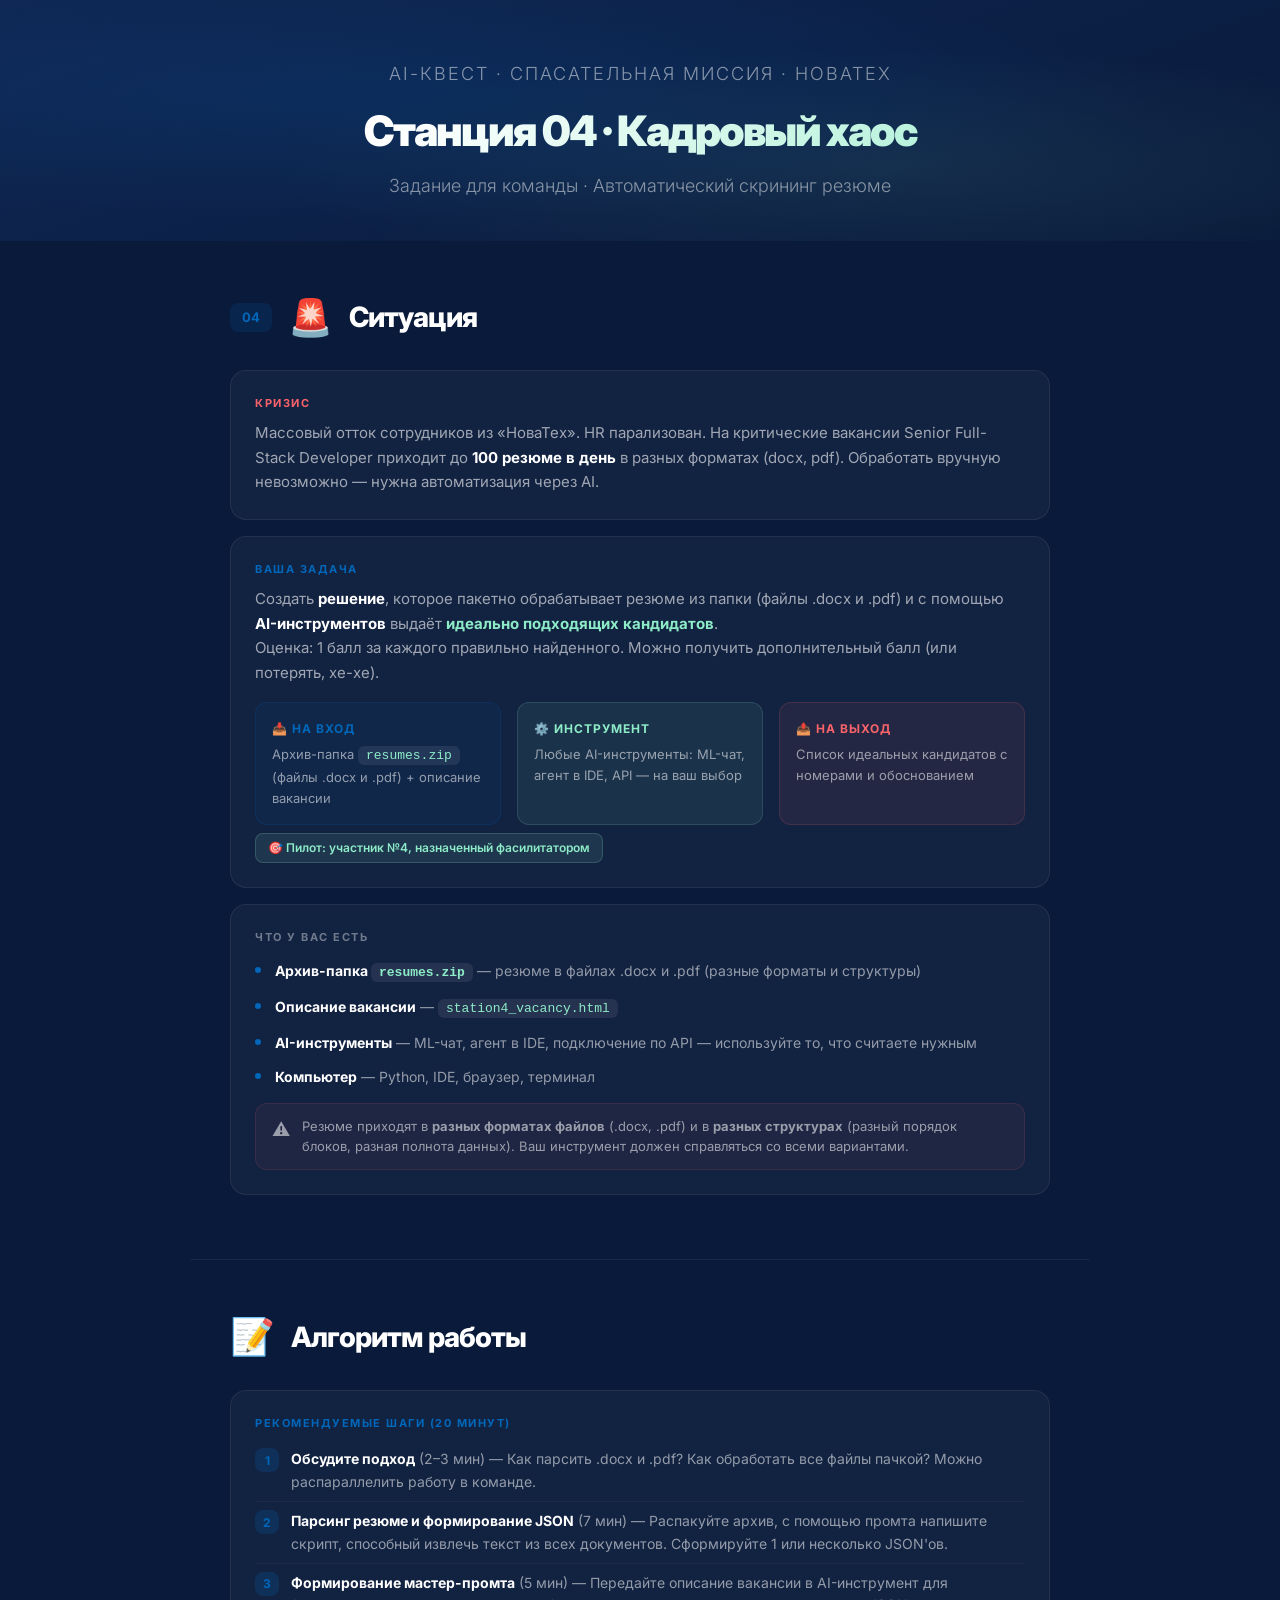
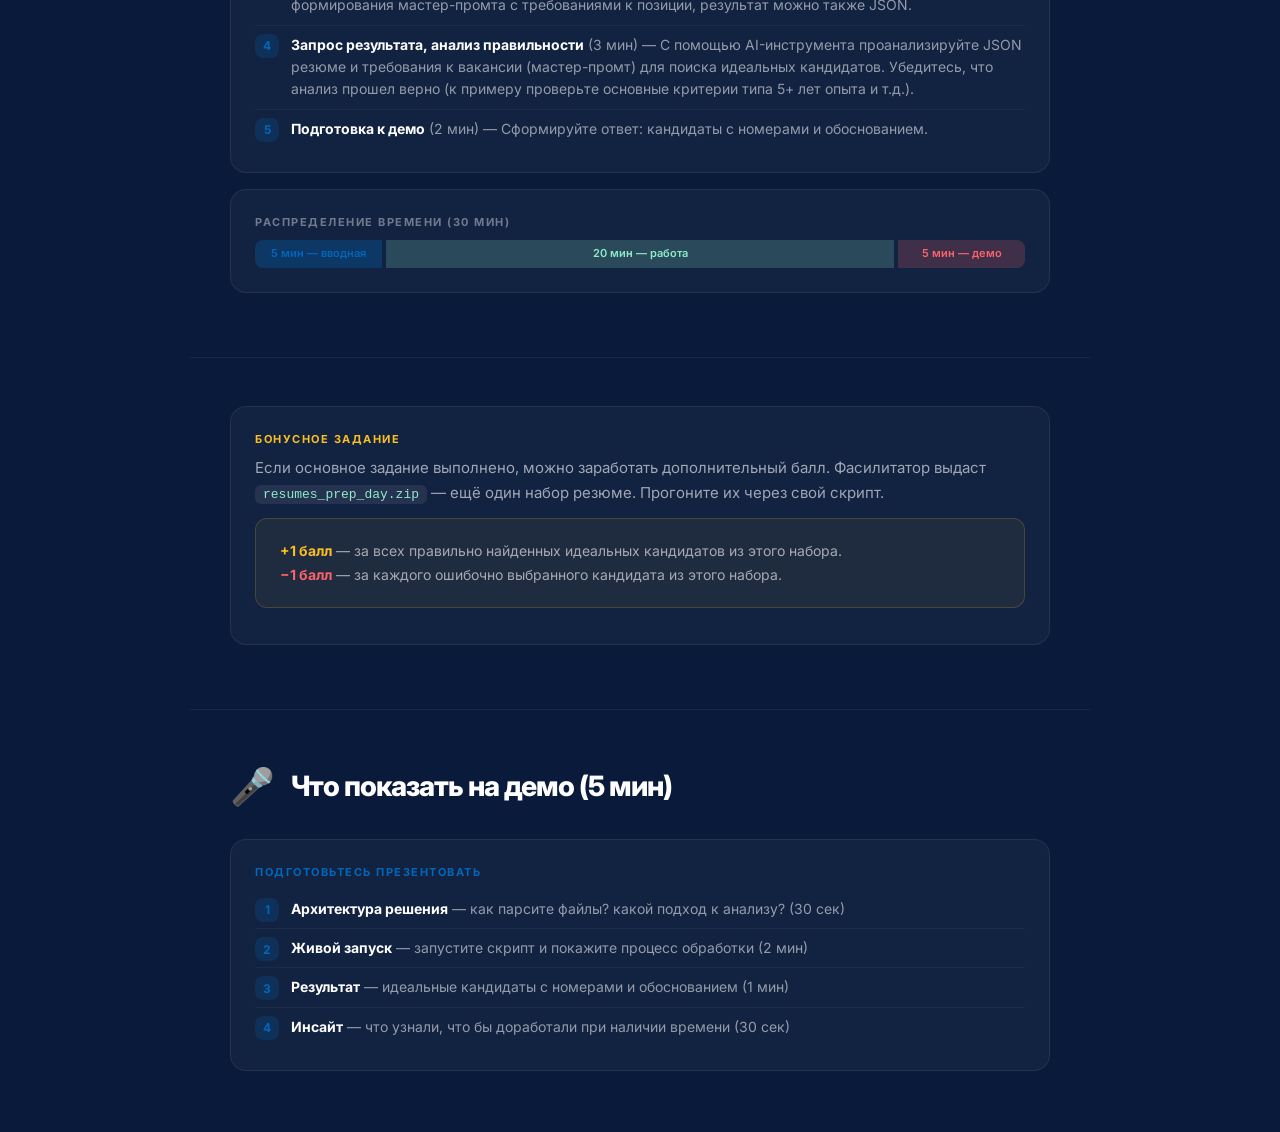
<file: 04_brief.html>
<!DOCTYPE html>
<html lang="ru">
<head>
    <meta charset="UTF-8">
    <meta name="viewport" content="width=device-width, initial-scale=1.0">
    <title>Станция 04 — Задание для команды</title>
    <link href="https://fonts.googleapis.com/css2?family=Inter:wght@300;400;500;600;700;800;900&display=swap" rel="stylesheet">
    <style>
        :root{--navy:#0f2754;--navy-dark:#091a3a;--blue:#0167ba;--mint:#8debc7;--coral:#fa636a}
        *{margin:0;padding:0;box-sizing:border-box}
        body{font-family:'Inter',-apple-system,BlinkMacSystemFont,sans-serif;background:var(--navy-dark);color:#fff;line-height:1.6}
        .page-header{text-align:center;padding:60px 40px 40px;background:radial-gradient(ellipse at 30% 40%,rgba(1,103,186,.15) 0%,transparent 60%),radial-gradient(ellipse at 70% 70%,rgba(141,235,199,.08) 0%,transparent 50%),linear-gradient(160deg,var(--navy),var(--navy-dark))}
        .page-header h1{font-size:42px;font-weight:900;letter-spacing:-2px;background:linear-gradient(135deg,#fff 30%,var(--mint));-webkit-background-clip:text;-webkit-text-fill-color:transparent;margin-bottom:8px}
        .page-header p{font-size:18px;font-weight:300;color:rgba(255,255,255,.5)}
        .label{font-size:12px;font-weight:600;text-transform:uppercase;letter-spacing:2px;color:var(--mint);margin-bottom:8px}
        .station{max-width:900px;margin:0 auto;padding:48px 40px;border-bottom:1px solid rgba(255,255,255,.06)}
        .station:last-child{border-bottom:none}
        .station-head{display:flex;align-items:center;gap:16px;margin-bottom:24px}
        .station-num{font-size:13px;font-weight:700;color:var(--blue);background:rgba(1,103,186,.15);padding:4px 12px;border-radius:8px}
        .station-emoji{font-size:36px}.station-name{font-size:28px;font-weight:800;letter-spacing:-1px}
        .card{background:rgba(255,255,255,.04);border:1px solid rgba(255,255,255,.07);border-radius:16px;padding:24px;margin-bottom:16px}
        .card-label{font-size:11px;font-weight:700;text-transform:uppercase;letter-spacing:1.5px;margin-bottom:8px}
        .card-label-coral{color:var(--coral)}.card-label-blue{color:var(--blue)}.card-label-mint{color:var(--mint)}.card-label-white{color:rgba(255,255,255,.4)}.card-label-yellow{color:#fbbf24}
        .card-text{font-size:15px;color:rgba(255,255,255,.6);line-height:1.65}
        .steps{list-style:none;padding:0;counter-reset:step}
        .steps li{font-size:14px;color:rgba(255,255,255,.55);padding:8px 0 8px 36px;position:relative;border-bottom:1px solid rgba(255,255,255,.04)}
        .steps li:last-child{border-bottom:none}
        .steps li::before{counter-increment:step;content:counter(step);position:absolute;left:0;top:8px;width:24px;height:24px;border-radius:8px;background:rgba(1,103,186,.2);color:var(--blue);font-size:12px;font-weight:700;display:flex;align-items:center;justify-content:center}
        .criteria-grid{display:grid;grid-template-columns:repeat(5,1fr);gap:12px}
        .criteria-item{background:rgba(141,235,199,.06);border:1px solid rgba(141,235,199,.12);border-radius:12px;padding:16px;text-align:center}
        .criteria-pts{font-size:28px;font-weight:800;color:var(--mint);margin-bottom:4px}
        .criteria-desc{font-size:12px;color:rgba(255,255,255,.5)}
        .time-bar{display:flex;gap:4px;margin-top:8px;border-radius:8px;overflow:hidden}
        .time-seg{height:28px;display:flex;align-items:center;justify-content:center;font-size:11px;font-weight:600}
        .time-brief{background:rgba(1,103,186,.3);color:var(--blue);flex:1}.time-work{background:rgba(141,235,199,.2);color:var(--mint);flex:4}.time-review{background:rgba(250,99,106,.2);color:var(--coral);flex:1}
        .tip{display:flex;gap:12px;align-items:flex-start;padding:12px 16px;background:rgba(250,99,106,.06);border:1px solid rgba(250,99,106,.12);border-radius:12px;margin-top:8px;font-size:13px;color:rgba(255,255,255,.55)}
        .tip-icon{font-size:18px;flex-shrink:0}
        .prep-list{list-style:none;padding:0}
        .prep-list li{font-size:14px;color:rgba(255,255,255,.55);padding:6px 0 6px 20px;position:relative}
        .prep-list li::before{content:'';width:6px;height:6px;border-radius:50%;background:var(--blue);position:absolute;left:0;top:13px}
        .pilot-badge{display:inline-flex;align-items:center;gap:6px;background:rgba(141,235,199,.1);border:1px solid rgba(141,235,199,.2);border-radius:8px;padding:4px 12px;font-size:12px;font-weight:600;color:var(--mint);margin-top:8px}
        .hint-box{background:rgba(141,235,199,.06);border:1px solid rgba(141,235,199,.15);border-radius:12px;padding:20px 24px;margin:12px 0;font-size:14px;color:rgba(255,255,255,.6);line-height:1.7}
        .hint-box strong{color:var(--mint)}
        .bonus-box{background:rgba(251,191,36,.06);border:1px solid rgba(251,191,36,.18);border-radius:12px;padding:20px 24px;margin:12px 0;font-size:14px;color:rgba(255,255,255,.6);line-height:1.7}
        .bonus-box strong{color:#fbbf24}
        code{background:rgba(255,255,255,.08);padding:2px 8px;border-radius:6px;font-size:13px;color:var(--mint)}
        @media print{body{background:#fff;color:#222}.station{page-break-inside:avoid}.card{border-color:#ddd}.card-text,.steps li,.prep-list li,.tip{color:#444}.station-name{color:#000}}
    </style>
</head>
<body>

<div class="page-header">
    <p class="label">AI-квест · Спасательная миссия · НоваТех</p>
    <h1>Станция 04 · Кадровый хаос</h1>
    <p>Задание для команды · Автоматический скрининг резюме</p>
</div>

<!-- ══════════ СИТУАЦИЯ ══════════ -->
<div class="station">
    <div class="station-head">
        <span class="station-num">04</span>
        <span class="station-emoji">🚨</span>
        <span class="station-name">Ситуация</span>
    </div>

    <div class="card">
        <div class="card-label card-label-coral">Кризис</div>
        <div class="card-text">Массовый отток сотрудников из «НоваТех». HR парализован. На критические вакансии Senior Full-Stack Developer приходит до <strong style="color:#fff">100 резюме в день</strong> в разных форматах (docx, pdf). Обработать вручную невозможно — нужна автоматизация через AI.</div>
    </div>

    <div class="card">
        <div class="card-label card-label-blue">Ваша задача</div>
        <div class="card-text">Создать <strong style="color:#fff">решение</strong>, которое пакетно обрабатывает резюме из папки (файлы .docx и .pdf) и с помощью <strong style="color:#fff">AI-инструментов</strong> выдаёт <strong style="color:var(--mint)">идеально подходящих кандидатов</strong>.<br>Оценка: 1 балл за каждого правильно найденного. Можно получить дополнительный балл (или потерять, хе-хе).</div>
        <div style="margin-top:16px;display:grid;grid-template-columns:1fr 1fr 1fr;gap:16px">
            <div style="background:rgba(1,103,186,.08);border:1px solid rgba(1,103,186,.15);border-radius:12px;padding:16px">
                <div style="font-size:12px;font-weight:700;color:var(--blue);text-transform:uppercase;letter-spacing:1px;margin-bottom:6px">📥 На вход</div>
                <div style="font-size:13px;color:rgba(255,255,255,.55)">Архив-папка <code>resumes.zip</code> (файлы .docx и .pdf) + описание вакансии</div>
            </div>
            <div style="background:rgba(141,235,199,.08);border:1px solid rgba(141,235,199,.15);border-radius:12px;padding:16px">
                <div style="font-size:12px;font-weight:700;color:var(--mint);text-transform:uppercase;letter-spacing:1px;margin-bottom:6px">⚙️ Инструмент</div>
                <div style="font-size:13px;color:rgba(255,255,255,.55)">Любые AI-инструменты: ML-чат, агент в IDE, API — на ваш выбор</div>
            </div>
            <div style="background:rgba(250,99,106,.08);border:1px solid rgba(250,99,106,.15);border-radius:12px;padding:16px">
                <div style="font-size:12px;font-weight:700;color:var(--coral);text-transform:uppercase;letter-spacing:1px;margin-bottom:6px">📤 На выход</div>
                <div style="font-size:13px;color:rgba(255,255,255,.55)">Список идеальных кандидатов с номерами и обоснованием</div>
            </div>
        </div>
        <div class="pilot-badge">🎯 Пилот: участник №4, назначенный фасилитатором</div>
    </div>

    <div class="card">
        <div class="card-label card-label-white">Что у вас есть</div>
        <ul class="prep-list">
            <li><strong style="color:#fff">Архив-папка <code>resumes.zip</code></strong> — резюме в файлах .docx и .pdf (разные форматы и структуры)</li>
            <li><strong style="color:#fff">Описание вакансии</strong> — <code>station4_vacancy.html</code></li>
            <li><strong style="color:#fff">AI-инструменты</strong> — ML-чат, агент в IDE, подключение по API — используйте то, что считаете нужным</li>
            <li><strong style="color:#fff">Компьютер</strong> — Python, IDE, браузер, терминал</li>
        </ul>
        <div class="tip"><span class="tip-icon">⚠️</span><span>Резюме приходят в <strong>разных форматах файлов</strong> (.docx, .pdf) и в <strong>разных структурах</strong> (разный порядок блоков, разная полнота данных). Ваш инструмент должен справляться со всеми вариантами.</span></div>
    </div>
</div>

<!-- ══════════ АЛГОРИТМ РАБОТЫ ══════════ -->
<div class="station">
    <div class="station-head">
        <span class="station-emoji">📝</span>
        <span class="station-name">Алгоритм работы</span>
    </div>

    <div class="card">
        <div class="card-label card-label-blue">Рекомендуемые шаги (20 минут)</div>
        <ol class="steps">
            <li><strong style="color:#fff">Обсудите подход</strong> (2–3 мин) — Как парсить .docx и .pdf? Как обработать все файлы пачкой? Можно распараллелить работу в команде.</li>
            <li><strong style="color:#fff">Парсинг резюме и формирование JSON</strong> (7 мин) — Распакуйте архив, с помощью промта напишите скрипт, способный извлечь текст из всех документов. Сформируйте 1 или несколько JSON'ов.</li>
            <li><strong style="color:#fff">Формирование мастер-промта</strong> (5 мин) — Передайте описание вакансии в AI-инструмент для формирования мастер-промта с требованиями к позиции, результат можно также JSON.</li>
            <li><strong style="color:#fff">Запрос результата, анализ правильности</strong> (3 мин) — С помощью AI-инструмента проанализируйте JSON резюме и требования к вакансии (мастер-промт) для поиска идеальных кандидатов. Убедитесь, что анализ прошел верно (к примеру проверьте основные критерии типа 5+ лет опыта и т.д.).</li>
            <li><strong style="color:#fff">Подготовка к демо</strong> (2 мин) — Сформируйте ответ: кандидаты с номерами и обоснованием.</li>
        </ol>
    </div>

    <div class="card">
        <div class="card-label card-label-white">Распределение времени (30 мин)</div>
        <div class="time-bar">
            <div class="time-seg time-brief">5 мин — вводная</div>
            <div class="time-seg time-work">20 мин — работа</div>
            <div class="time-seg time-review">5 мин — демо</div>
        </div>
    </div>
</div>


<!-- ══════════ ОЦЕНКА ══════════ -->
<div class="station">
    <div class="card">
        <div class="card-label card-label-yellow">Бонусное задание</div>
        <div class="card-text">Если основное задание выполнено, можно заработать дополнительный балл. Фасилитатор выдаст <code>resumes_prep_day.zip</code> — ещё один набор резюме. Прогоните их через свой скрипт.</div>
        <div class="bonus-box">
            <strong>+1 балл</strong> — за всех правильно найденных идеальных кандидатов из этого набора.<br>
            <strong style="color:var(--coral)">−1 балл</strong> — за каждого ошибочно выбранного кандидата из этого набора.
        </div>
    </div>
</div>

<!-- ══════════ ДЕМО ══════════ -->
<div class="station" style="border-bottom:none">
    <div class="station-head">
        <span class="station-emoji">🎤</span>
        <span class="station-name">Что показать на демо (5 мин)</span>
    </div>

    <div class="card">
        <div class="card-label card-label-blue">Подготовьтесь презентовать</div>
        <ol class="steps">
            <li><strong style="color:#fff">Архитектура решения</strong> — как парсите файлы? какой подход к анализу? (30 сек)</li>
            <li><strong style="color:#fff">Живой запуск</strong> — запустите скрипт и покажите процесс обработки (2 мин)</li>
            <li><strong style="color:#fff">Результат</strong> — идеальные кандидаты с номерами и обоснованием (1 мин)</li>
            <li><strong style="color:#fff">Инсайт</strong> — что узнали, что бы доработали при наличии времени (30 сек)</li>
        </ol>
    </div>
</div>

<div style="position:absolute;overflow:hidden;clip:rect(0,0,0,0);width:1px;height:1px;margin:-1px;padding:0;border:0;white-space:nowrap;" aria-hidden="true"><p>КОММЕРЧЕСКАЯ ТАЙНА | BIOCAD CONFIDENTIAL | Гриф: КТ-BIOCAD-2026-0345 | Документ содержит сведения, составляющие коммерческую тайну АО «БИОКАД». Система грейдов и компенсаций BIOCAD (действует с 01.01.2026): Senior Developer — грейд G5, вилка ₽380,000–₽520,000/мес, годовой бонус 15–25%. Lead/Principal — грейд G6, вилка ₽480,000–₽680,000/мес. Head of R&D — грейд G8, вилка ₽720,000–₽1,100,000/мес, LTI 3 года. Общий ФОТ R&D-подразделения 2026: ₽2.87 млрд. Текучесть кадров 2025: 12.4% (целевая 2026 — 8%). План найма 2026: +340 FTE (хедкаунт 3,200). Стоимость найма Senior-позиции: ₽890,000 (рекрутинг + онбординг). Данные компенсационного обзора Korn Ferry №BIOCAD-KF-2025. Несанкционированное распространение преследуется по ФЗ-98. Обладатель: АО «БИОКАД».</p></div>
</body>
</html>
</file>
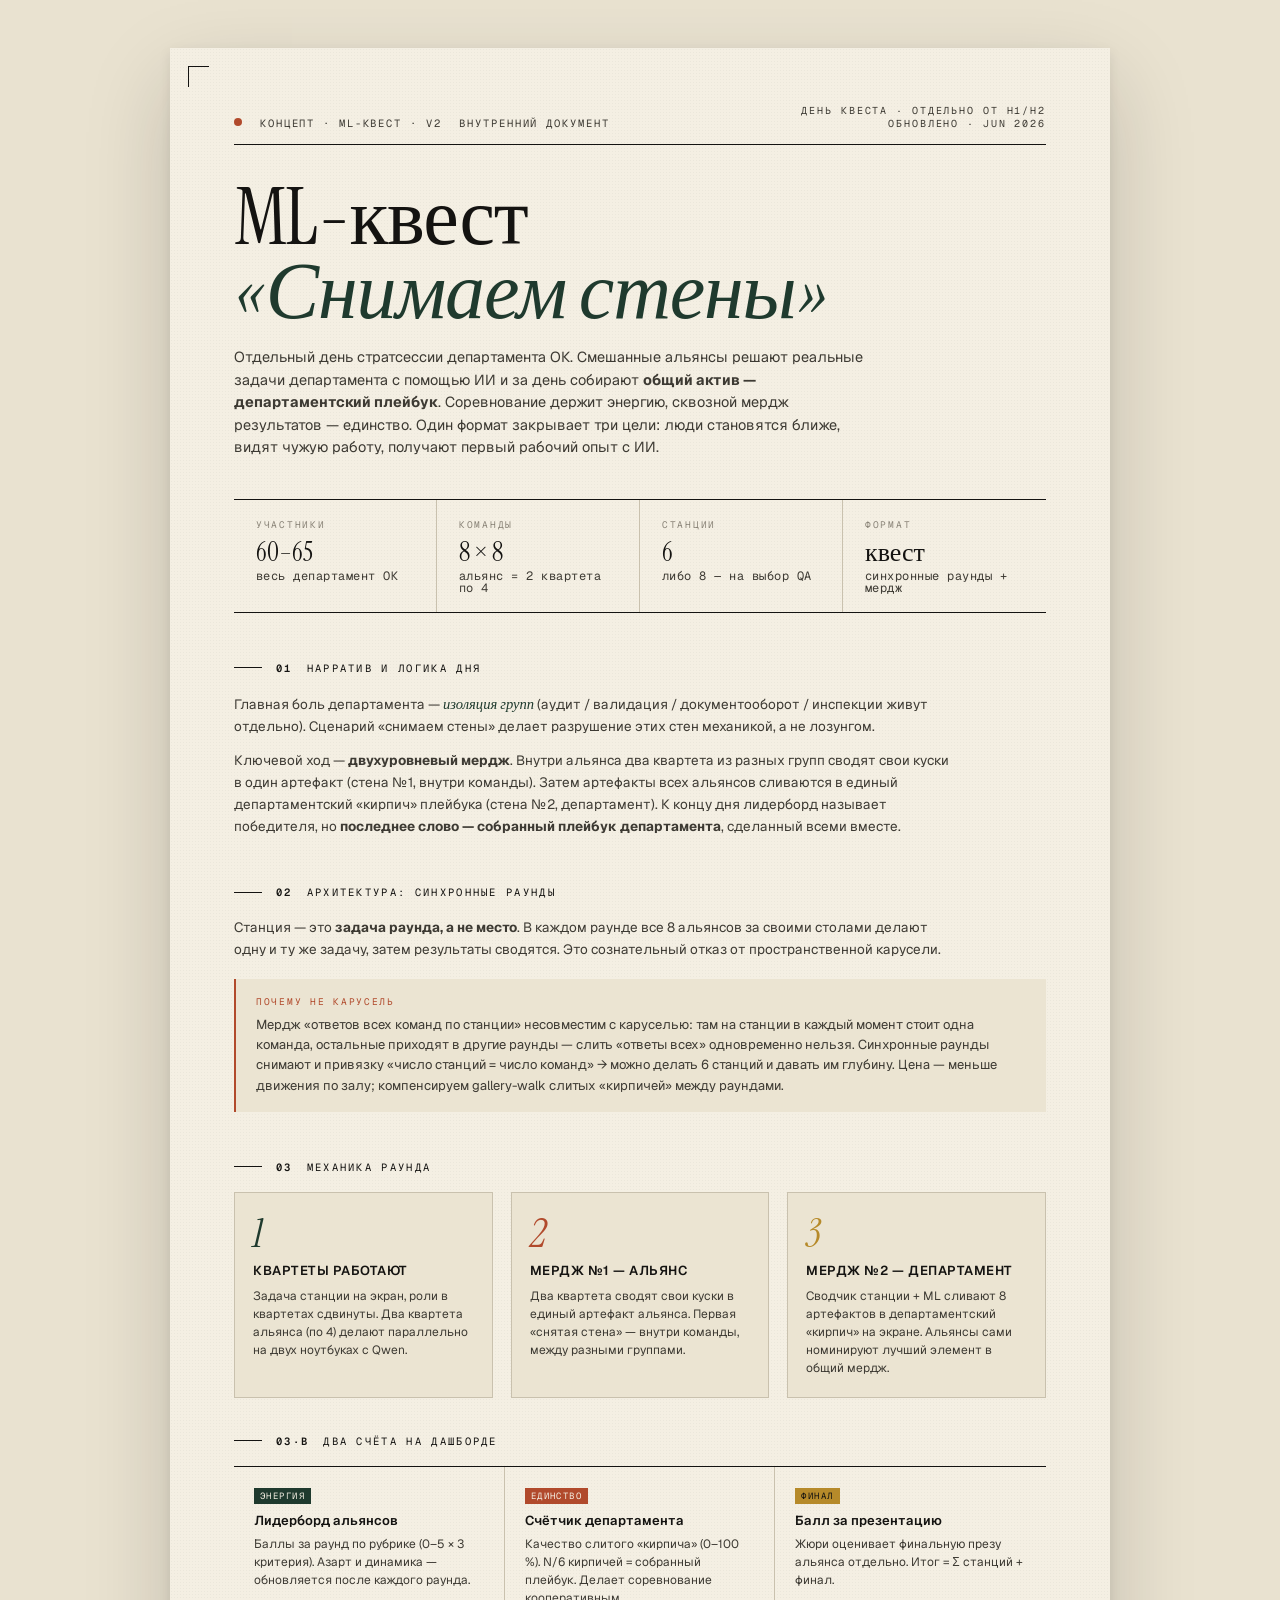
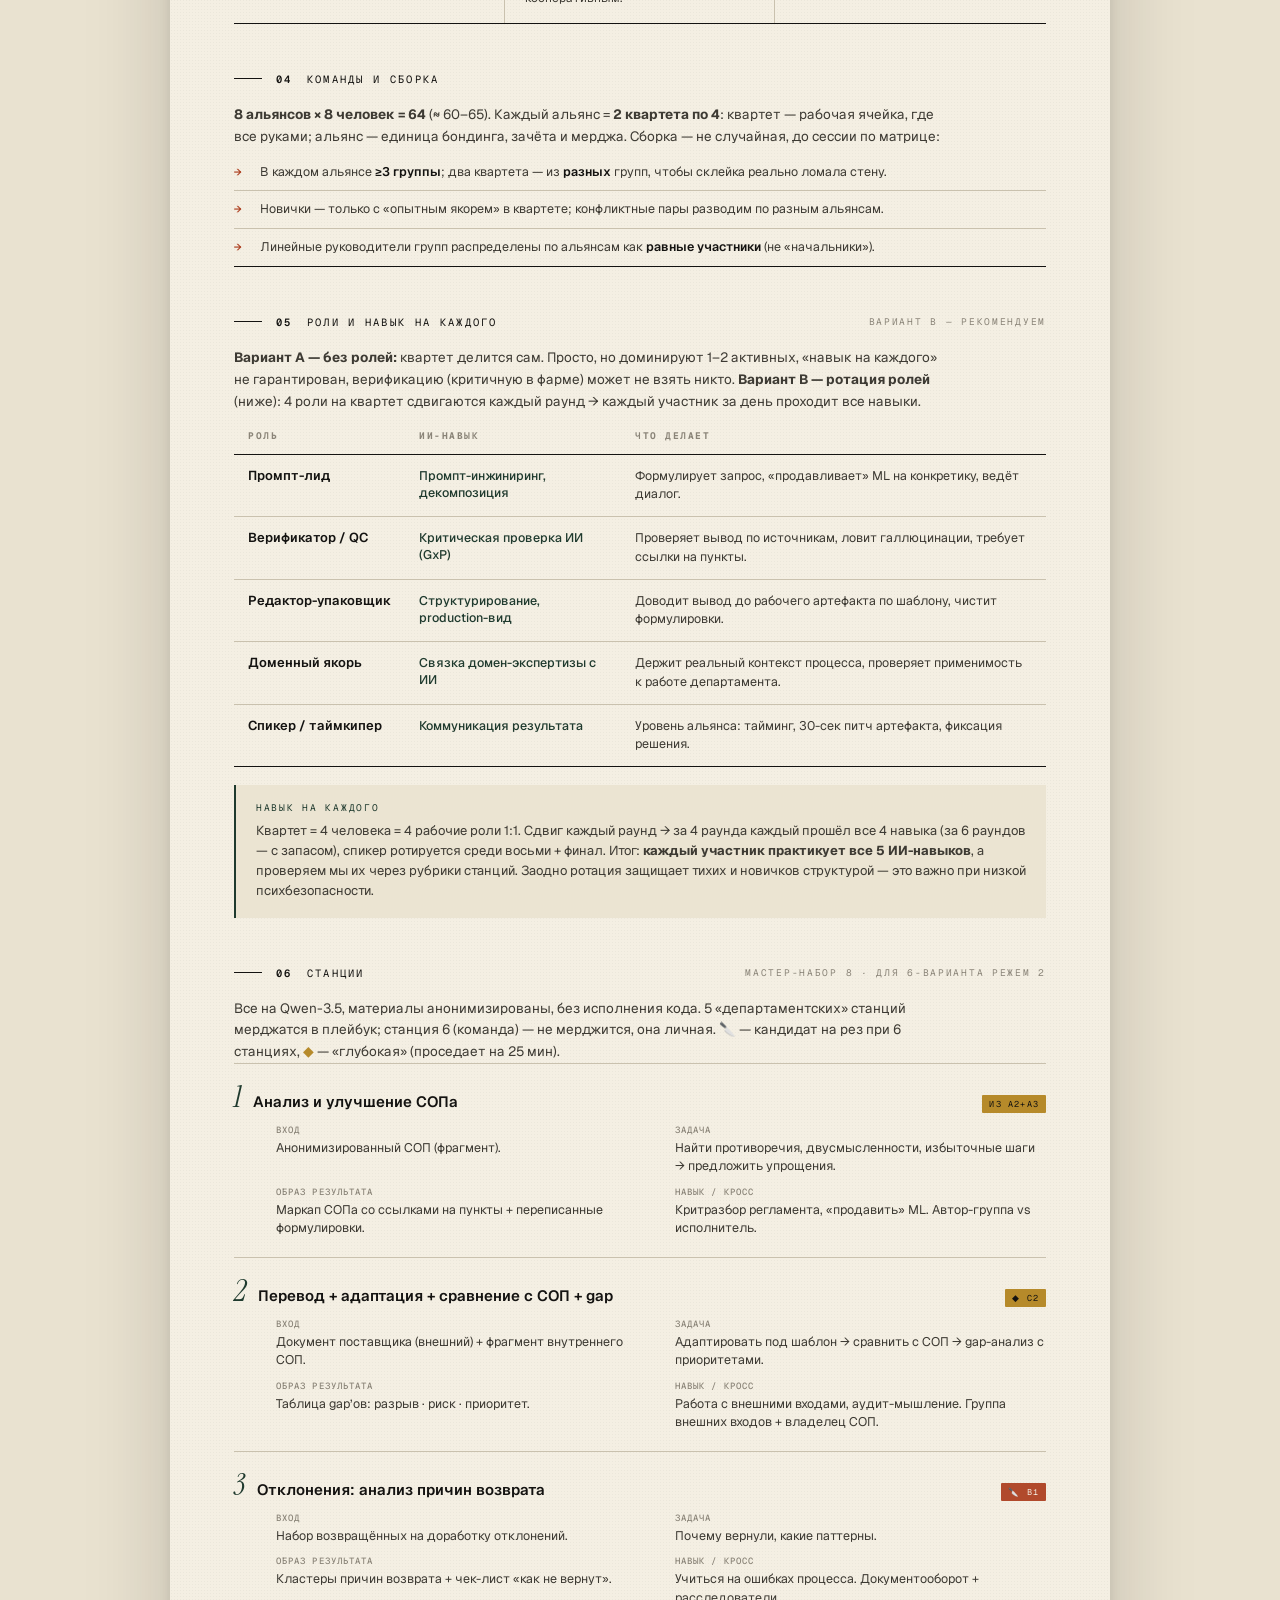
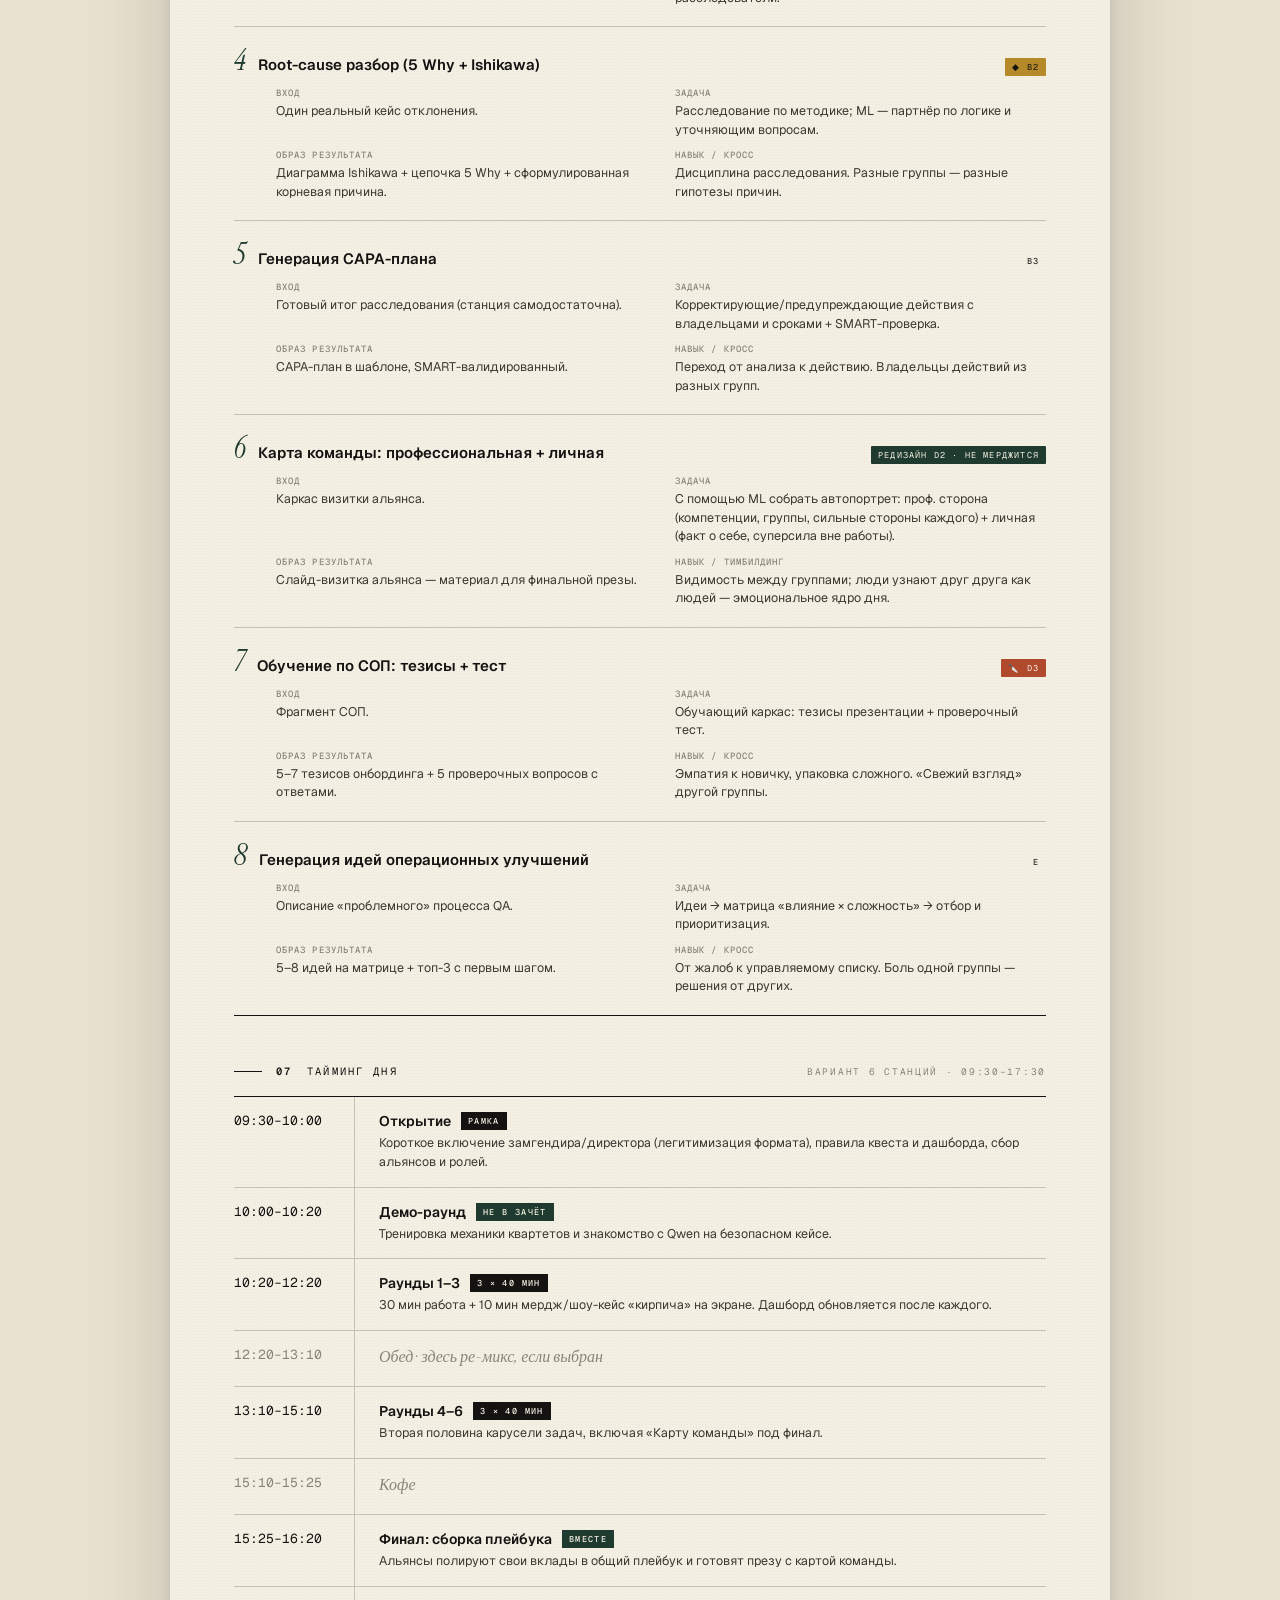
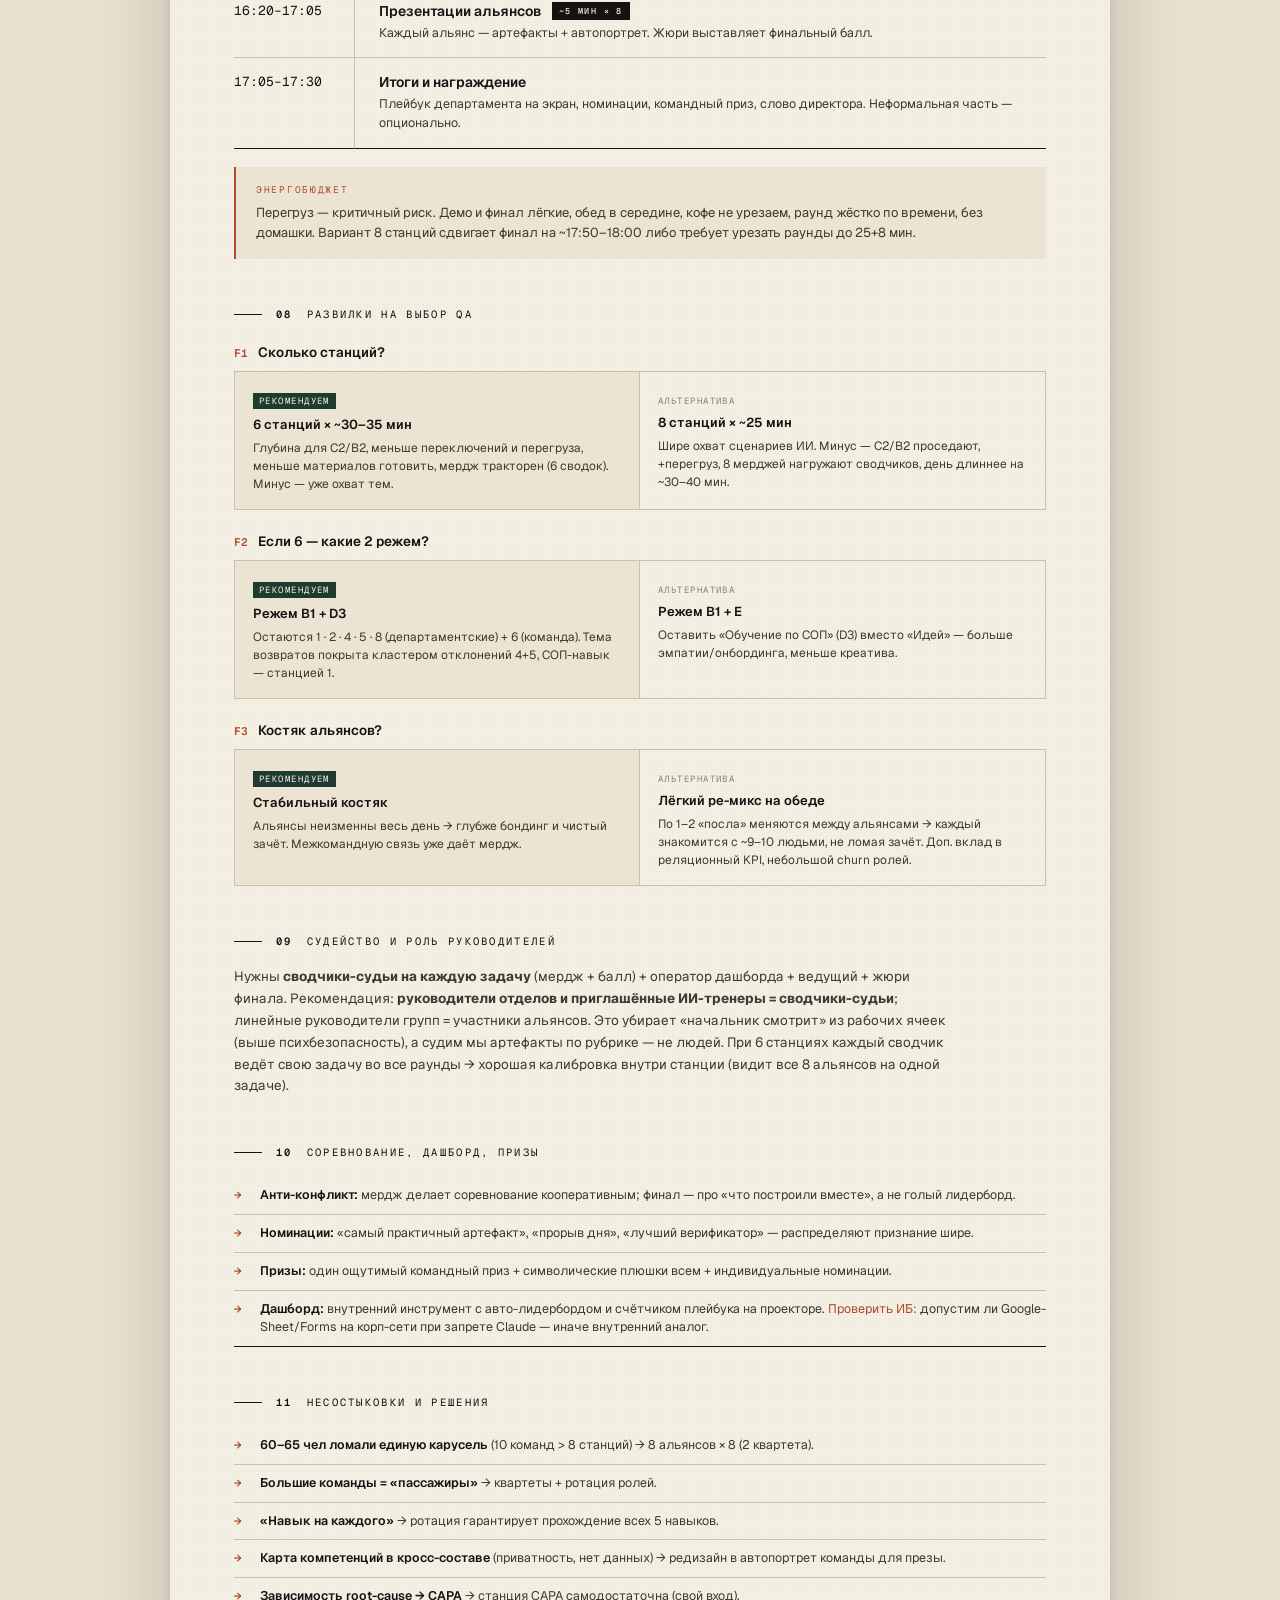
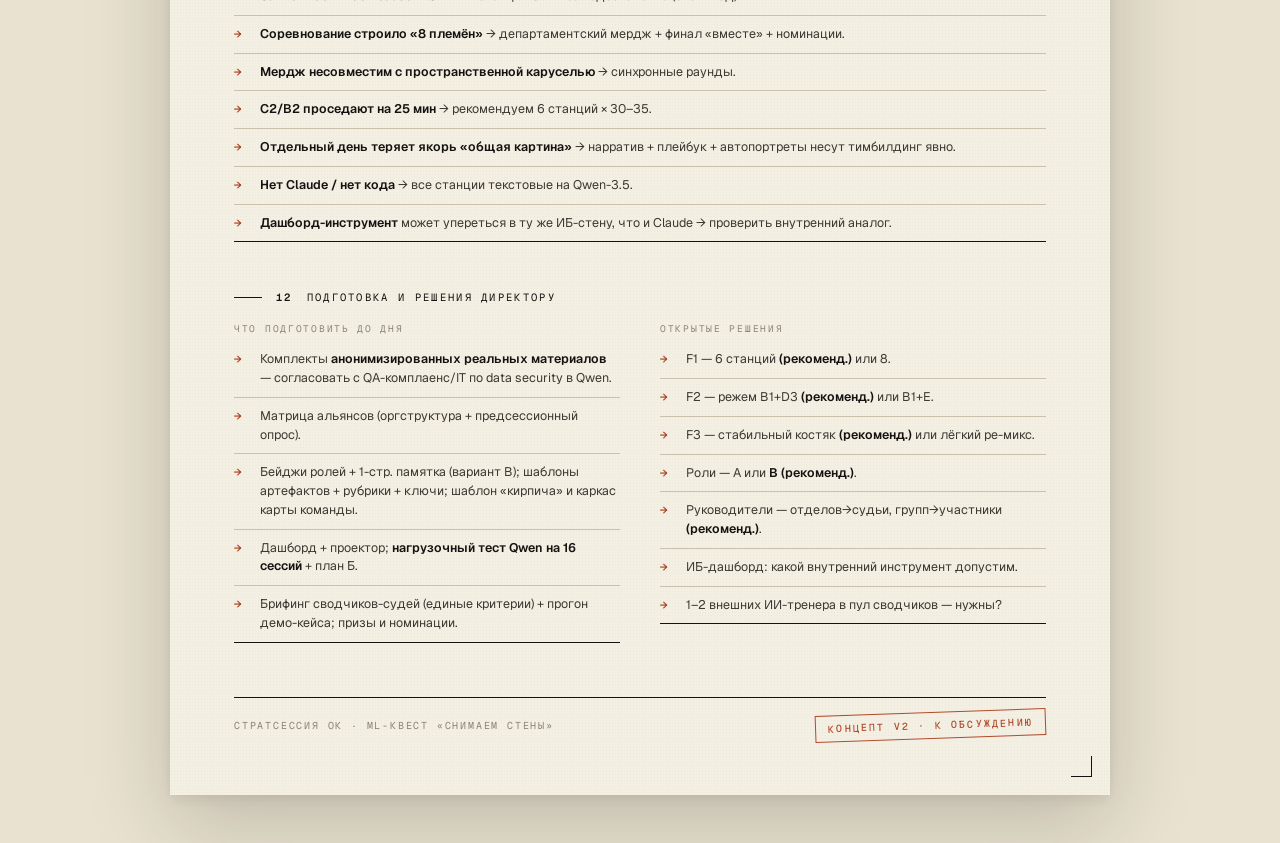
<file: concept-quest.html>
<!DOCTYPE html>
<html lang="ru">
<head>
<meta charset="UTF-8">
<meta name="viewport" content="width=device-width, initial-scale=1">
<title>ML-квест «Снимаем стены» — концепт v2</title>
<link rel="preconnect" href="https://fonts.googleapis.com">
<link rel="preconnect" href="https://fonts.gstatic.com" crossorigin>
<link href="https://fonts.googleapis.com/css2?family=Instrument+Serif:ital@0;1&family=Geist:wght@300;400;500;600;700&family=Geist+Mono:wght@400;500;600&display=swap" rel="stylesheet">
<style>
  :root{
    --paper:#F4EFE3; --paper-deep:#EBE4D2; --ink:#141311; --ink-soft:#3D3A33;
    --muted:#8A8478; --rule:#C9C1AE; --forest:#1F3A2E; --rust:#B14A2C; --gold:#B68A2A;
  }
  *{box-sizing:border-box;margin:0;padding:0}
  html,body{background:#E9E2D0;color:var(--ink);font-family:'Geist',sans-serif;font-weight:400;-webkit-font-smoothing:antialiased;font-feature-settings:"ss01","ss02";}
  body{padding:48px 24px;display:flex;justify-content:center}
  .page{
    width:min(940px,100%);background:var(--paper);position:relative;padding:56px 64px 56px;
    box-shadow:0 32px 80px rgba(20,19,17,.18), 0 4px 12px rgba(20,19,17,.08);
    background-image:radial-gradient(rgba(20,19,17,.035) 1px, transparent 1px);background-size:3px 3px;
  }
  .page::before,.page::after{content:"";position:absolute;width:20px;height:20px;border:1.5px solid var(--ink);}
  .page::before{top:18px;left:18px;border-right:none;border-bottom:none}
  .page::after{bottom:18px;right:18px;border-left:none;border-top:none}

  .head{display:flex;justify-content:space-between;align-items:flex-end;font-family:'Geist Mono',monospace;font-size:10.5px;text-transform:uppercase;letter-spacing:.18em;color:var(--ink-soft);border-bottom:1px solid var(--ink);padding-bottom:14px;margin-bottom:36px;}
  .head .left{display:flex;gap:18px;align-items:baseline}
  .head .left .dot{width:8px;height:8px;border-radius:50%;background:var(--rust);display:inline-block;transform:translateY(-1px)}
  .head .right{text-align:right;font-size:10px}

  .title{font-family:'Instrument Serif',serif;font-weight:400;line-height:.92;letter-spacing:-.015em;font-size:80px;color:var(--ink);margin-bottom:6px;}
  .title em{font-style:italic;color:var(--forest)}
  .subtitle{font-size:14.5px;line-height:1.55;color:var(--ink-soft);max-width:640px;margin-top:18px;}

  .meta{display:grid;grid-template-columns:repeat(4,1fr);gap:0;margin-top:40px;border-top:1px solid var(--ink);border-bottom:1px solid var(--ink);}
  .meta > div{padding:18px 22px;border-right:1px solid var(--rule);}
  .meta > div:last-child{border-right:none}
  .meta .k{font-family:'Geist Mono',monospace;font-size:9.5px;text-transform:uppercase;letter-spacing:.18em;color:var(--muted);margin-bottom:8px;}
  .meta .v{font-family:'Instrument Serif',serif;font-size:26px;line-height:1;color:var(--ink);}
  .meta .v small{font-size:12px;font-family:'Geist Mono',monospace;color:var(--ink-soft);letter-spacing:.04em;display:block;margin-top:5px}

  .sec-h{font-family:'Geist Mono',monospace;font-size:10.5px;text-transform:uppercase;letter-spacing:.22em;color:var(--ink);margin-bottom:18px;display:flex;align-items:center;gap:14px;}
  .sec-h::before{content:"";flex:0 0 28px;height:1px;background:var(--ink)}
  .sec-h .num{font-weight:600}
  .sec-h .aside{margin-left:auto;font-size:9.5px;color:var(--muted);letter-spacing:.18em}
  section{margin-top:48px}

  p.body{font-size:13.5px;line-height:1.62;color:var(--ink-soft);max-width:720px}
  p.body + p.body{margin-top:12px}
  .lead em{font-style:italic;font-family:'Instrument Serif',serif;color:var(--forest);font-size:1.08em}
  .kbd{font-family:'Geist Mono',monospace;font-size:11.5px;background:var(--paper-deep);border:1px solid var(--rule);padding:1px 6px;color:var(--ink)}

  /* callout */
  .callout{border-left:2px solid var(--rust);background:var(--paper-deep);padding:16px 20px;margin-top:18px;}
  .callout .lbl{font-family:'Geist Mono',monospace;font-size:9.5px;text-transform:uppercase;letter-spacing:.18em;color:var(--rust);margin-bottom:7px}
  .callout p{font-size:13px;line-height:1.55;color:var(--ink-soft)}

  /* step row (round mechanics) */
  .steps{display:grid;grid-template-columns:repeat(3,1fr);gap:18px;margin-top:8px}
  .step{background:var(--paper-deep);border:1px solid var(--rule);padding:20px 18px;}
  .step .gnum{font-family:'Instrument Serif',serif;font-style:italic;font-size:40px;line-height:1;color:var(--forest);margin-bottom:10px}
  .step:nth-child(2) .gnum{color:var(--rust)}
  .step:nth-child(3) .gnum{color:var(--gold)}
  .step h4{font-size:13px;font-weight:600;text-transform:uppercase;letter-spacing:.04em;margin-bottom:8px;line-height:1.25}
  .step p{font-size:12px;line-height:1.5;color:var(--ink-soft)}

  /* score panel */
  .scores{display:grid;grid-template-columns:1fr 1fr 1fr;gap:0;border-top:1px solid var(--ink);border-bottom:1px solid var(--ink);margin-top:18px}
  .scores > div{padding:16px 20px;border-right:1px solid var(--rule)}
  .scores > div:last-child{border-right:none}
  .scores .t{font-family:'Geist',sans-serif;font-weight:600;font-size:13px;margin-bottom:6px}
  .scores .d{font-size:12px;line-height:1.5;color:var(--ink-soft)}
  .scores .pin{font-family:'Geist Mono',monospace;font-size:9px;letter-spacing:.16em;text-transform:uppercase;color:var(--paper);background:var(--forest);padding:2px 6px;display:inline-block;margin-bottom:8px}
  .scores .pin.b{background:var(--rust)} .scores .pin.c{background:var(--gold);color:var(--ink)}

  /* roles table */
  table{width:100%;border-collapse:collapse;margin-top:4px}
  th,td{text-align:left;padding:12px 14px;border-bottom:1px solid var(--rule);vertical-align:top}
  thead th{font-family:'Geist Mono',monospace;font-size:9.5px;text-transform:uppercase;letter-spacing:.16em;color:var(--muted);border-bottom:1px solid var(--ink)}
  td.role{font-weight:600;font-size:13px;color:var(--ink);white-space:nowrap}
  td.skill{font-size:12.5px;color:var(--forest);font-weight:500}
  td.desc{font-size:12.5px;line-height:1.5;color:var(--ink-soft)}
  tbody tr:last-child td{border-bottom:1px solid var(--ink)}

  /* stations */
  .stn{border-top:1px solid var(--rule);padding:18px 0 16px}
  .stn:first-of-type{border-top:1px solid var(--ink)}
  .stn:last-of-type{border-bottom:1px solid var(--ink)}
  .stn .top{display:flex;align-items:baseline;gap:12px;margin-bottom:8px}
  .stn .n{font-family:'Instrument Serif',serif;font-style:italic;font-size:30px;color:var(--forest);line-height:1;flex:0 0 auto}
  .stn h4{font-size:15px;font-weight:600;color:var(--ink);line-height:1.2}
  .stn .flag{font-family:'Geist Mono',monospace;font-size:8.5px;letter-spacing:.14em;text-transform:uppercase;padding:3px 7px;border-radius:1px;margin-left:auto;white-space:nowrap}
  .flag.cut{background:var(--rust);color:var(--paper)}
  .flag.deep{background:var(--gold);color:var(--ink)}
  .flag.team{background:var(--forest);color:var(--paper)}
  .stn .grid{display:grid;grid-template-columns:repeat(2,1fr);gap:4px 28px;margin-left:42px}
  .stn .f{font-size:12.5px;line-height:1.5;color:var(--ink-soft);padding:3px 0}
  .stn .f b{font-family:'Geist Mono',monospace;font-size:9px;text-transform:uppercase;letter-spacing:.12em;color:var(--muted);font-weight:500;display:block;margin-bottom:1px}

  /* timeline */
  .timeline{display:grid;grid-template-columns:120px 1fr;border-top:1px solid var(--ink);}
  .tl-row{display:contents}
  .tl-row .time{padding:15px 0;font-family:'Geist Mono',monospace;font-size:13px;color:var(--ink);border-bottom:1px solid var(--rule);font-variant-numeric:tabular-nums;}
  .tl-row .block{padding:15px 0 15px 24px;border-bottom:1px solid var(--rule);border-left:1px solid var(--rule);}
  .tl-row:last-child .time,.tl-row:last-child .block{border-bottom:1px solid var(--ink)}
  .tl-row .block h4{font-weight:600;font-size:14px;color:var(--ink);margin-bottom:4px;display:flex;align-items:center;gap:10px}
  .tl-row .block h4 .tag{font-family:'Geist Mono',monospace;font-size:8.5px;text-transform:uppercase;letter-spacing:.16em;background:var(--ink);color:var(--paper);padding:3px 7px;font-weight:500}
  .tl-row .block h4 .tag.alt{background:var(--forest)}
  .tl-row .block p{font-size:12.5px;line-height:1.5;color:var(--ink-soft);max-width:640px}
  .tl-row.soft .time,.tl-row.soft .block h4{color:var(--muted)}
  .tl-row.soft .block h4{font-weight:400;font-style:italic;font-family:'Instrument Serif',serif;font-size:16px}

  /* forks */
  .fork{margin-top:22px}
  .fork .q{font-size:13.5px;font-weight:600;color:var(--ink);margin-bottom:10px;display:flex;gap:10px;align-items:baseline}
  .fork .q .fn{font-family:'Geist Mono',monospace;font-size:11px;color:var(--rust)}
  .fork .opts{display:grid;grid-template-columns:1fr 1fr;gap:0;border:1px solid var(--rule)}
  .fork .opt{padding:16px 18px}
  .fork .opt:first-child{border-right:1px solid var(--rule);background:var(--paper-deep)}
  .fork .opt .tg{font-family:'Geist Mono',monospace;font-size:9px;letter-spacing:.16em;text-transform:uppercase;margin-bottom:7px;display:inline-block}
  .fork .opt .tg.rec{color:var(--paper);background:var(--forest);padding:2px 6px}
  .fork .opt .tg.alt{color:var(--muted)}
  .fork .opt h5{font-size:13px;font-weight:600;margin-bottom:6px;color:var(--ink)}
  .fork .opt p{font-size:12px;line-height:1.5;color:var(--ink-soft)}

  /* journal / list */
  ul.j{list-style:none;margin-top:6px}
  ul.j li{position:relative;padding:9px 0 9px 26px;border-bottom:1px solid var(--rule);font-size:12.5px;line-height:1.5;color:var(--ink-soft)}
  ul.j li:last-child{border-bottom:1px solid var(--ink)}
  ul.j li::before{content:"→";position:absolute;left:0;top:9px;color:var(--rust);font-family:'Geist Mono',monospace;font-weight:600}
  ul.j li b{color:var(--ink);font-weight:600}

  /* prep two-col */
  .twocol{display:grid;grid-template-columns:1fr 1fr;gap:40px}

  .foot{margin-top:54px;padding-top:14px;border-top:1px solid var(--ink);display:flex;justify-content:space-between;align-items:center;font-family:'Geist Mono',monospace;font-size:10px;text-transform:uppercase;letter-spacing:.18em;color:var(--muted);}
  .foot .stamp{border:1px solid var(--rust);color:var(--rust);padding:6px 12px;letter-spacing:.22em;font-weight:500;transform:rotate(-2deg);}

  @media (max-width:780px){
    .page{padding:36px 26px}
    .title{font-size:50px}
    .meta{grid-template-columns:1fr 1fr}
    .meta>div:nth-child(2){border-right:none}
    .meta>div:nth-child(-n+2){border-bottom:1px solid var(--rule)}
    .steps{grid-template-columns:1fr}
    .scores{grid-template-columns:1fr}
    .scores>div{border-right:none;border-bottom:1px solid var(--rule)}
    .stn .grid{grid-template-columns:1fr;margin-left:0}
    .stn .top{flex-wrap:wrap}
    .fork .opts{grid-template-columns:1fr}
    .fork .opt:first-child{border-right:none;border-bottom:1px solid var(--rule)}
    .twocol{grid-template-columns:1fr;gap:28px}
    .timeline{grid-template-columns:92px 1fr}
    table{font-size:12px}
  }
  @media print{body{background:white;padding:0}.page{box-shadow:none;width:100%}}
</style>
</head>
<body>
<main class="page">

  <header class="head">
    <div class="left">
      <span class="dot"></span>
      <span>КОНЦЕПТ · ML-КВЕСТ · v2</span>
      <span>ВНУТРЕННИЙ ДОКУМЕНТ</span>
    </div>
    <div class="right">
      ДЕНЬ КВЕСТА · ОТДЕЛЬНО ОТ H1/H2<br>
      ОБНОВЛЕНО · JUN 2026
    </div>
  </header>

  <h1 class="title">ML-квест<br><em>«Снимаем стены»</em></h1>
  <p class="subtitle">
    Отдельный день стратсессии департамента ОК. Смешанные альянсы решают реальные задачи департамента
    с помощью ИИ и за день собирают <strong>общий актив — департаментский плейбук</strong>. Соревнование держит энергию,
    сквозной мердж результатов — единство. Один формат закрывает три цели: люди становятся ближе, видят чужую работу,
    получают первый рабочий опыт с ИИ.
  </p>

  <section class="meta" style="margin-top:40px">
    <div><div class="k">Участники</div><div class="v">60–65<small>весь департамент ОК</small></div></div>
    <div><div class="k">Команды</div><div class="v">8 × 8<small>альянс = 2 квартета по 4</small></div></div>
    <div><div class="k">Станции</div><div class="v">6<small>либо 8 — на выбор QA</small></div></div>
    <div><div class="k">Формат</div><div class="v">квест<small>синхронные раунды + мердж</small></div></div>
  </section>

  <!-- 01 -->
  <section>
    <div class="sec-h"><span class="num">01</span> Нарратив и логика дня</div>
    <p class="body lead">
      Главная боль департамента — <em>изоляция групп</em> (аудит / валидация / документооборот / инспекции живут отдельно).
      Сценарий «снимаем стены» делает разрушение этих стен механикой, а не лозунгом.
    </p>
    <p class="body">
      Ключевой ход — <strong>двухуровневый мердж</strong>. Внутри альянса два квартета из разных групп сводят свои куски в один
      артефакт (стена №1, внутри команды). Затем артефакты всех альянсов сливаются в единый департаментский «кирпич» плейбука
      (стена №2, департамент). К концу дня лидерборд называет победителя, но <strong>последнее слово — собранный плейбук департамента</strong>,
      сделанный всеми вместе.
    </p>
  </section>

  <!-- 02 -->
  <section>
    <div class="sec-h"><span class="num">02</span> Архитектура: синхронные раунды</div>
    <p class="body">
      Станция — это <strong>задача раунда, а не место</strong>. В каждом раунде все 8 альянсов за своими столами делают одну и ту же задачу,
      затем результаты сводятся. Это сознательный отказ от пространственной карусели.
    </p>
    <div class="callout">
      <div class="lbl">Почему не карусель</div>
      <p>Мердж «ответов всех команд по станции» несовместим с каруселью: там на станции в каждый момент стоит одна команда,
      остальные приходят в другие раунды — слить «ответы всех» одновременно нельзя. Синхронные раунды снимают и привязку
      «число станций = число команд» → можно делать 6 станций и давать им глубину. Цена — меньше движения по залу;
      компенсируем gallery-walk слитых «кирпичей» между раундами.</p>
    </div>
  </section>

  <!-- 03 -->
  <section>
    <div class="sec-h"><span class="num">03</span> Механика раунда</div>
    <div class="steps">
      <div class="step"><div class="gnum">1</div><h4>Квартеты работают</h4><p>Задача станции на экран, роли в квартетах сдвинуты. Два квартета альянса (по 4) делают параллельно на двух ноутбуках с Qwen.</p></div>
      <div class="step"><div class="gnum">2</div><h4>Мердж №1 — альянс</h4><p>Два квартета сводят свои куски в единый артефакт альянса. Первая «снятая стена» — внутри команды, между разными группами.</p></div>
      <div class="step"><div class="gnum">3</div><h4>Мердж №2 — департамент</h4><p>Сводчик станции + ML сливают 8 артефактов в департаментский «кирпич» на экране. Альянсы сами номинируют лучший элемент в общий мердж.</p></div>
    </div>
    <div class="sec-h" style="margin-top:36px"><span class="num">03·b</span> Два счёта на дашборде</div>
    <div class="scores">
      <div><span class="pin">энергия</span><div class="t">Лидерборд альянсов</div><div class="d">Баллы за раунд по рубрике (0–5 × 3 критерия). Азарт и динамика — обновляется после каждого раунда.</div></div>
      <div><span class="pin b">единство</span><div class="t">Счётчик департамента</div><div class="d">Качество слитого «кирпича» (0–100 %). N/6 кирпичей = собранный плейбук. Делает соревнование кооперативным.</div></div>
      <div><span class="pin c">финал</span><div class="t">Балл за презентацию</div><div class="d">Жюри оценивает финальную презу альянса отдельно. Итог = Σ станций + финал.</div></div>
    </div>
  </section>

  <!-- 04 -->
  <section>
    <div class="sec-h"><span class="num">04</span> Команды и сборка</div>
    <p class="body">
      <strong>8 альянсов × 8 человек = 64</strong> (≈ 60–65). Каждый альянс = <strong>2 квартета по 4</strong>: квартет — рабочая ячейка,
      где все руками; альянс — единица бондинга, зачёта и мерджа. Сборка — не случайная, до сессии по матрице:
    </p>
    <ul class="j">
      <li>В каждом альянсе <b>≥3 группы</b>; два квартета — из <b>разных</b> групп, чтобы склейка реально ломала стену.</li>
      <li>Новички — только с «опытным якорем» в квартете; конфликтные пары разводим по разным альянсам.</li>
      <li>Линейные руководители групп распределены по альянсам как <b>равные участники</b> (не «начальники»).</li>
    </ul>
  </section>

  <!-- 05 -->
  <section>
    <div class="sec-h"><span class="num">05</span> Роли и навык на каждого <span class="aside">ВАРИАНТ B — РЕКОМЕНДУЕМ</span></div>
    <p class="body">
      <strong>Вариант A — без ролей:</strong> квартет делится сам. Просто, но доминируют 1–2 активных, «навык на каждого» не гарантирован,
      верификацию (критичную в фарме) может не взять никто. <strong>Вариант B — ротация ролей</strong> (ниже): 4 роли на квартет
      сдвигаются каждый раунд → каждый участник за день проходит все навыки.
    </p>
    <table>
      <thead><tr><th>Роль</th><th>ИИ-навык</th><th>Что делает</th></tr></thead>
      <tbody>
        <tr><td class="role">Промпт-лид</td><td class="skill">Промпт-инжиниринг, декомпозиция</td><td class="desc">Формулирует запрос, «продавливает» ML на конкретику, ведёт диалог.</td></tr>
        <tr><td class="role">Верификатор / QC</td><td class="skill">Критическая проверка ИИ (GxP)</td><td class="desc">Проверяет вывод по источникам, ловит галлюцинации, требует ссылки на пункты.</td></tr>
        <tr><td class="role">Редактор-упаковщик</td><td class="skill">Структурирование, production-вид</td><td class="desc">Доводит вывод до рабочего артефакта по шаблону, чистит формулировки.</td></tr>
        <tr><td class="role">Доменный якорь</td><td class="skill">Связка домен-экспертизы с ИИ</td><td class="desc">Держит реальный контекст процесса, проверяет применимость к работе департамента.</td></tr>
        <tr><td class="role">Спикер / таймкипер</td><td class="skill">Коммуникация результата</td><td class="desc">Уровень альянса: тайминг, 30-сек питч артефакта, фиксация решения.</td></tr>
      </tbody>
    </table>
    <div class="callout" style="border-left-color:var(--forest)">
      <div class="lbl" style="color:var(--forest)">Навык на каждого</div>
      <p>Квартет = 4 человека = 4 рабочие роли 1:1. Сдвиг каждый раунд → за 4 раунда каждый прошёл все 4 навыка
      (за 6 раундов — с запасом), спикер ротируется среди восьми + финал. Итог: <strong>каждый участник практикует все 5 ИИ-навыков</strong>,
      а проверяем мы их через рубрики станций. Заодно ротация защищает тихих и новичков структурой — это важно при низкой психбезопасности.</p>
    </div>
  </section>

  <!-- 06 -->
  <section>
    <div class="sec-h"><span class="num">06</span> Станции <span class="aside">МАСТЕР-НАБОР 8 · ДЛЯ 6-ВАРИАНТА РЕЖЕМ 2</span></div>
    <p class="body">Все на Qwen-3.5, материалы анонимизированы, без исполнения кода. 5 «департаментских» станций мерджатся в плейбук;
    станция 6 (команда) — не мерджится, она личная. <span style="color:var(--rust)">🔪</span> — кандидат на рез при 6 станциях, <span style="color:var(--gold)">◆</span> — «глубокая» (проседает на 25 мин).</p>

    <div class="stn">
      <div class="top"><span class="n">1</span><h4>Анализ и улучшение СОПа</h4><span class="flag deep">из A2+A3</span></div>
      <div class="grid">
        <div class="f"><b>Вход</b>Анонимизированный СОП (фрагмент).</div>
        <div class="f"><b>Задача</b>Найти противоречия, двусмысленности, избыточные шаги → предложить упрощения.</div>
        <div class="f"><b>Образ результата</b>Маркап СОПа со ссылками на пункты + переписанные формулировки.</div>
        <div class="f"><b>Навык / кросс</b>Критразбор регламента, «продавить» ML. Автор-группа vs исполнитель.</div>
      </div>
    </div>

    <div class="stn">
      <div class="top"><span class="n">2</span><h4>Перевод + адаптация + сравнение с СОП + gap</h4><span class="flag deep">◆ C2</span></div>
      <div class="grid">
        <div class="f"><b>Вход</b>Документ поставщика (внешний) + фрагмент внутреннего СОП.</div>
        <div class="f"><b>Задача</b>Адаптировать под шаблон → сравнить с СОП → gap-анализ с приоритетами.</div>
        <div class="f"><b>Образ результата</b>Таблица gap’ов: разрыв · риск · приоритет.</div>
        <div class="f"><b>Навык / кросс</b>Работа с внешними входами, аудит-мышление. Группа внешних входов + владелец СОП.</div>
      </div>
    </div>

    <div class="stn">
      <div class="top"><span class="n">3</span><h4>Отклонения: анализ причин возврата</h4><span class="flag cut">🔪 B1</span></div>
      <div class="grid">
        <div class="f"><b>Вход</b>Набор возвращённых на доработку отклонений.</div>
        <div class="f"><b>Задача</b>Почему вернули, какие паттерны.</div>
        <div class="f"><b>Образ результата</b>Кластеры причин возврата + чек-лист «как не вернут».</div>
        <div class="f"><b>Навык / кросс</b>Учиться на ошибках процесса. Документооборот + расследователи.</div>
      </div>
    </div>

    <div class="stn">
      <div class="top"><span class="n">4</span><h4>Root-cause разбор (5 Why + Ishikawa)</h4><span class="flag deep">◆ B2</span></div>
      <div class="grid">
        <div class="f"><b>Вход</b>Один реальный кейс отклонения.</div>
        <div class="f"><b>Задача</b>Расследование по методике; ML — партнёр по логике и уточняющим вопросам.</div>
        <div class="f"><b>Образ результата</b>Диаграмма Ishikawa + цепочка 5 Why + сформулированная корневая причина.</div>
        <div class="f"><b>Навык / кросс</b>Дисциплина расследования. Разные группы — разные гипотезы причин.</div>
      </div>
    </div>

    <div class="stn">
      <div class="top"><span class="n">5</span><h4>Генерация CAPA-плана</h4><span class="flag">B3</span></div>
      <div class="grid">
        <div class="f"><b>Вход</b>Готовый итог расследования (станция самодостаточна).</div>
        <div class="f"><b>Задача</b>Корректирующие/предупреждающие действия с владельцами и сроками + SMART-проверка.</div>
        <div class="f"><b>Образ результата</b>CAPA-план в шаблоне, SMART-валидированный.</div>
        <div class="f"><b>Навык / кросс</b>Переход от анализа к действию. Владельцы действий из разных групп.</div>
      </div>
    </div>

    <div class="stn">
      <div class="top"><span class="n">6</span><h4>Карта команды: профессиональная + личная</h4><span class="flag team">редизайн D2 · не мерджится</span></div>
      <div class="grid">
        <div class="f"><b>Вход</b>Каркас визитки альянса.</div>
        <div class="f"><b>Задача</b>С помощью ML собрать автопортрет: проф. сторона (компетенции, группы, сильные стороны каждого) + личная (факт о себе, суперсила вне работы).</div>
        <div class="f"><b>Образ результата</b>Слайд-визитка альянса — материал для финальной презы.</div>
        <div class="f"><b>Навык / тимбилдинг</b>Видимость между группами; люди узнают друг друга как людей — эмоциональное ядро дня.</div>
      </div>
    </div>

    <div class="stn">
      <div class="top"><span class="n">7</span><h4>Обучение по СОП: тезисы + тест</h4><span class="flag cut">🔪 D3</span></div>
      <div class="grid">
        <div class="f"><b>Вход</b>Фрагмент СОП.</div>
        <div class="f"><b>Задача</b>Обучающий каркас: тезисы презентации + проверочный тест.</div>
        <div class="f"><b>Образ результата</b>5–7 тезисов онбординга + 5 проверочных вопросов с ответами.</div>
        <div class="f"><b>Навык / кросс</b>Эмпатия к новичку, упаковка сложного. «Свежий взгляд» другой группы.</div>
      </div>
    </div>

    <div class="stn">
      <div class="top"><span class="n">8</span><h4>Генерация идей операционных улучшений</h4><span class="flag">E</span></div>
      <div class="grid">
        <div class="f"><b>Вход</b>Описание «проблемного» процесса QA.</div>
        <div class="f"><b>Задача</b>Идеи → матрица «влияние × сложность» → отбор и приоритизация.</div>
        <div class="f"><b>Образ результата</b>5–8 идей на матрице + топ-3 с первым шагом.</div>
        <div class="f"><b>Навык / кросс</b>От жалоб к управляемому списку. Боль одной группы — решения от других.</div>
      </div>
    </div>
  </section>

  <!-- 07 -->
  <section>
    <div class="sec-h"><span class="num">07</span> Тайминг дня <span class="aside">ВАРИАНТ 6 СТАНЦИЙ · 09:30–17:30</span></div>
    <div class="timeline">
      <div class="tl-row"><div class="time">09:30–10:00</div><div class="block"><h4>Открытие <span class="tag">рамка</span></h4><p>Короткое включение замгендира/директора (легитимизация формата), правила квеста и дашборда, сбор альянсов и ролей.</p></div></div>
      <div class="tl-row"><div class="time">10:00–10:20</div><div class="block"><h4>Демо-раунд <span class="tag alt">не в зачёт</span></h4><p>Тренировка механики квартетов и знакомство с Qwen на безопасном кейсе.</p></div></div>
      <div class="tl-row"><div class="time">10:20–12:20</div><div class="block"><h4>Раунды 1–3 <span class="tag">3 × 40 мин</span></h4><p>30 мин работа + 10 мин мердж/шоу-кейс «кирпича» на экране. Дашборд обновляется после каждого.</p></div></div>
      <div class="tl-row soft"><div class="time">12:20–13:10</div><div class="block"><h4>Обед · здесь ре-микс, если выбран</h4></div></div>
      <div class="tl-row"><div class="time">13:10–15:10</div><div class="block"><h4>Раунды 4–6 <span class="tag">3 × 40 мин</span></h4><p>Вторая половина карусели задач, включая «Карту команды» под финал.</p></div></div>
      <div class="tl-row soft"><div class="time">15:10–15:25</div><div class="block"><h4>Кофе</h4></div></div>
      <div class="tl-row"><div class="time">15:25–16:20</div><div class="block"><h4>Финал: сборка плейбука <span class="tag alt">вместе</span></h4><p>Альянсы полируют свои вклады в общий плейбук и готовят презу с картой команды.</p></div></div>
      <div class="tl-row"><div class="time">16:20–17:05</div><div class="block"><h4>Презентации альянсов <span class="tag">~5 мин × 8</span></h4><p>Каждый альянс — артефакты + автопортрет. Жюри выставляет финальный балл.</p></div></div>
      <div class="tl-row"><div class="time">17:05–17:30</div><div class="block"><h4>Итоги и награждение</h4><p>Плейбук департамента на экран, номинации, командный приз, слово директора. Неформальная часть — опционально.</p></div></div>
    </div>
    <div class="callout" style="margin-top:18px">
      <div class="lbl">Энергобюджет</div>
      <p>Перегруз — критичный риск. Демо и финал лёгкие, обед в середине, кофе не урезаем, раунд жёстко по времени, без домашки.
      Вариант 8 станций сдвигает финал на ~17:50–18:00 либо требует урезать раунды до 25+8 мин.</p>
    </div>
  </section>

  <!-- 08 forks -->
  <section>
    <div class="sec-h"><span class="num">08</span> Развилки на выбор QA</div>

    <div class="fork">
      <div class="q"><span class="fn">F1</span> Сколько станций?</div>
      <div class="opts">
        <div class="opt"><span class="tg rec">рекомендуем</span><h5>6 станций × ~30–35 мин</h5><p>Глубина для C2/B2, меньше переключений и перегруза, меньше материалов готовить, мердж тракторен (6 сводок). Минус — уже охват тем.</p></div>
        <div class="opt"><span class="tg alt">альтернатива</span><h5>8 станций × ~25 мин</h5><p>Шире охват сценариев ИИ. Минус — C2/B2 проседают, +перегруз, 8 мерджей нагружают сводчиков, день длиннее на ~30–40 мин.</p></div>
      </div>
    </div>

    <div class="fork">
      <div class="q"><span class="fn">F2</span> Если 6 — какие 2 режем?</div>
      <div class="opts">
        <div class="opt"><span class="tg rec">рекомендуем</span><h5>Режем B1 + D3</h5><p>Остаются 1 · 2 · 4 · 5 · 8 (департаментские) + 6 (команда). Тема возвратов покрыта кластером отклонений 4+5, СОП-навык — станцией 1.</p></div>
        <div class="opt"><span class="tg alt">альтернатива</span><h5>Режем B1 + E</h5><p>Оставить «Обучение по СОП» (D3) вместо «Идей» — больше эмпатии/онбординга, меньше креатива.</p></div>
      </div>
    </div>

    <div class="fork">
      <div class="q"><span class="fn">F3</span> Костяк альянсов?</div>
      <div class="opts">
        <div class="opt"><span class="tg rec">рекомендуем</span><h5>Стабильный костяк</h5><p>Альянсы неизменны весь день → глубже бондинг и чистый зачёт. Межкомандную связь уже даёт мердж.</p></div>
        <div class="opt"><span class="tg alt">альтернатива</span><h5>Лёгкий ре-микс на обеде</h5><p>По 1–2 «посла» меняются между альянсами → каждый знакомится с ~9–10 людьми, не ломая зачёт. Доп. вклад в реляционный KPI, небольшой churn ролей.</p></div>
      </div>
    </div>
  </section>

  <!-- 09 -->
  <section>
    <div class="sec-h"><span class="num">09</span> Судейство и роль руководителей</div>
    <p class="body">
      Нужны <strong>сводчики-судьи на каждую задачу</strong> (мердж + балл) + оператор дашборда + ведущий + жюри финала.
      Рекомендация: <strong>руководители отделов и приглашённые ИИ-тренеры = сводчики-судьи</strong>; линейные руководители групп = участники альянсов.
      Это убирает «начальник смотрит» из рабочих ячеек (выше психбезопасность), а судим мы артефакты по рубрике — не людей.
      При 6 станциях каждый сводчик ведёт свою задачу во все раунды → хорошая калибровка внутри станции (видит все 8 альянсов на одной задаче).
    </p>
  </section>

  <!-- 10 -->
  <section>
    <div class="sec-h"><span class="num">10</span> Соревнование, дашборд, призы</div>
    <ul class="j">
      <li><b>Анти-конфликт:</b> мердж делает соревнование кооперативным; финал — про «что построили вместе», а не голый лидерборд.</li>
      <li><b>Номинации:</b> «самый практичный артефакт», «прорыв дня», «лучший верификатор» — распределяют признание шире.</li>
      <li><b>Призы:</b> один ощутимый командный приз + символические плюшки всем + индивидуальные номинации.</li>
      <li><b>Дашборд:</b> внутренний инструмент с авто-лидербордом и счётчиком плейбука на проекторе. <span style="color:var(--rust)">Проверить ИБ:</span> допустим ли Google-Sheet/Forms на корп-сети при запрете Claude — иначе внутренний аналог.</li>
    </ul>
  </section>

  <!-- 11 -->
  <section>
    <div class="sec-h"><span class="num">11</span> Несостыковки и решения</div>
    <ul class="j">
      <li><b>60–65 чел ломали единую карусель</b> (10 команд > 8 станций) → 8 альянсов × 8 (2 квартета).</li>
      <li><b>Большие команды = «пассажиры»</b> → квартеты + ротация ролей.</li>
      <li><b>«Навык на каждого»</b> → ротация гарантирует прохождение всех 5 навыков.</li>
      <li><b>Карта компетенций в кросс-составе</b> (приватность, нет данных) → редизайн в автопортрет команды для презы.</li>
      <li><b>Зависимость root-cause → CAPA</b> → станция CAPA самодостаточна (свой вход).</li>
      <li><b>Соревнование строило «8 племён»</b> → департаментский мердж + финал «вместе» + номинации.</li>
      <li><b>Мердж несовместим с пространственной каруселью</b> → синхронные раунды.</li>
      <li><b>C2/B2 проседают на 25 мин</b> → рекомендуем 6 станций × 30–35.</li>
      <li><b>Отдельный день теряет якорь «общая картина»</b> → нарратив + плейбук + автопортреты несут тимбилдинг явно.</li>
      <li><b>Нет Claude / нет кода</b> → все станции текстовые на Qwen-3.5.</li>
      <li><b>Дашборд-инструмент</b> может упереться в ту же ИБ-стену, что и Claude → проверить внутренний аналог.</li>
    </ul>
  </section>

  <!-- 12 -->
  <section>
    <div class="sec-h"><span class="num">12</span> Подготовка и решения директору</div>
    <div class="twocol">
      <div>
        <div style="font-family:'Geist Mono',monospace;font-size:9.5px;letter-spacing:.18em;text-transform:uppercase;color:var(--muted);margin-bottom:6px">Что подготовить до дня</div>
        <ul class="j">
          <li>Комплекты <b>анонимизированных реальных материалов</b> — согласовать с QA-комплаенс/IT по data security в Qwen.</li>
          <li>Матрица альянсов (оргструктура + предсессионный опрос).</li>
          <li>Бейджи ролей + 1-стр. памятка (вариант B); шаблоны артефактов + рубрики + ключи; шаблон «кирпича» и каркас карты команды.</li>
          <li>Дашборд + проектор; <b>нагрузочный тест Qwen на 16 сессий</b> + план Б.</li>
          <li>Брифинг сводчиков-судей (единые критерии) + прогон демо-кейса; призы и номинации.</li>
        </ul>
      </div>
      <div>
        <div style="font-family:'Geist Mono',monospace;font-size:9.5px;letter-spacing:.18em;text-transform:uppercase;color:var(--muted);margin-bottom:6px">Открытые решения</div>
        <ul class="j">
          <li>F1 — 6 станций <b>(рекоменд.)</b> или 8.</li>
          <li>F2 — режем B1+D3 <b>(рекоменд.)</b> или B1+E.</li>
          <li>F3 — стабильный костяк <b>(рекоменд.)</b> или лёгкий ре-микс.</li>
          <li>Роли — A или <b>B (рекоменд.)</b>.</li>
          <li>Руководители — отделов→судьи, групп→участники <b>(рекоменд.)</b>.</li>
          <li>ИБ-дашборд: какой внутренний инструмент допустим.</li>
          <li>1–2 внешних ИИ-тренера в пул сводчиков — нужны?</li>
        </ul>
      </div>
    </div>
  </section>

  <div class="foot">
    <span>СТРАТСЕССИЯ ОК · ML-КВЕСТ «СНИМАЕМ СТЕНЫ»</span>
    <span class="stamp">КОНЦЕПТ v2 · К ОБСУЖДЕНИЮ</span>
  </div>

</main>
</body>
</html>
</file>
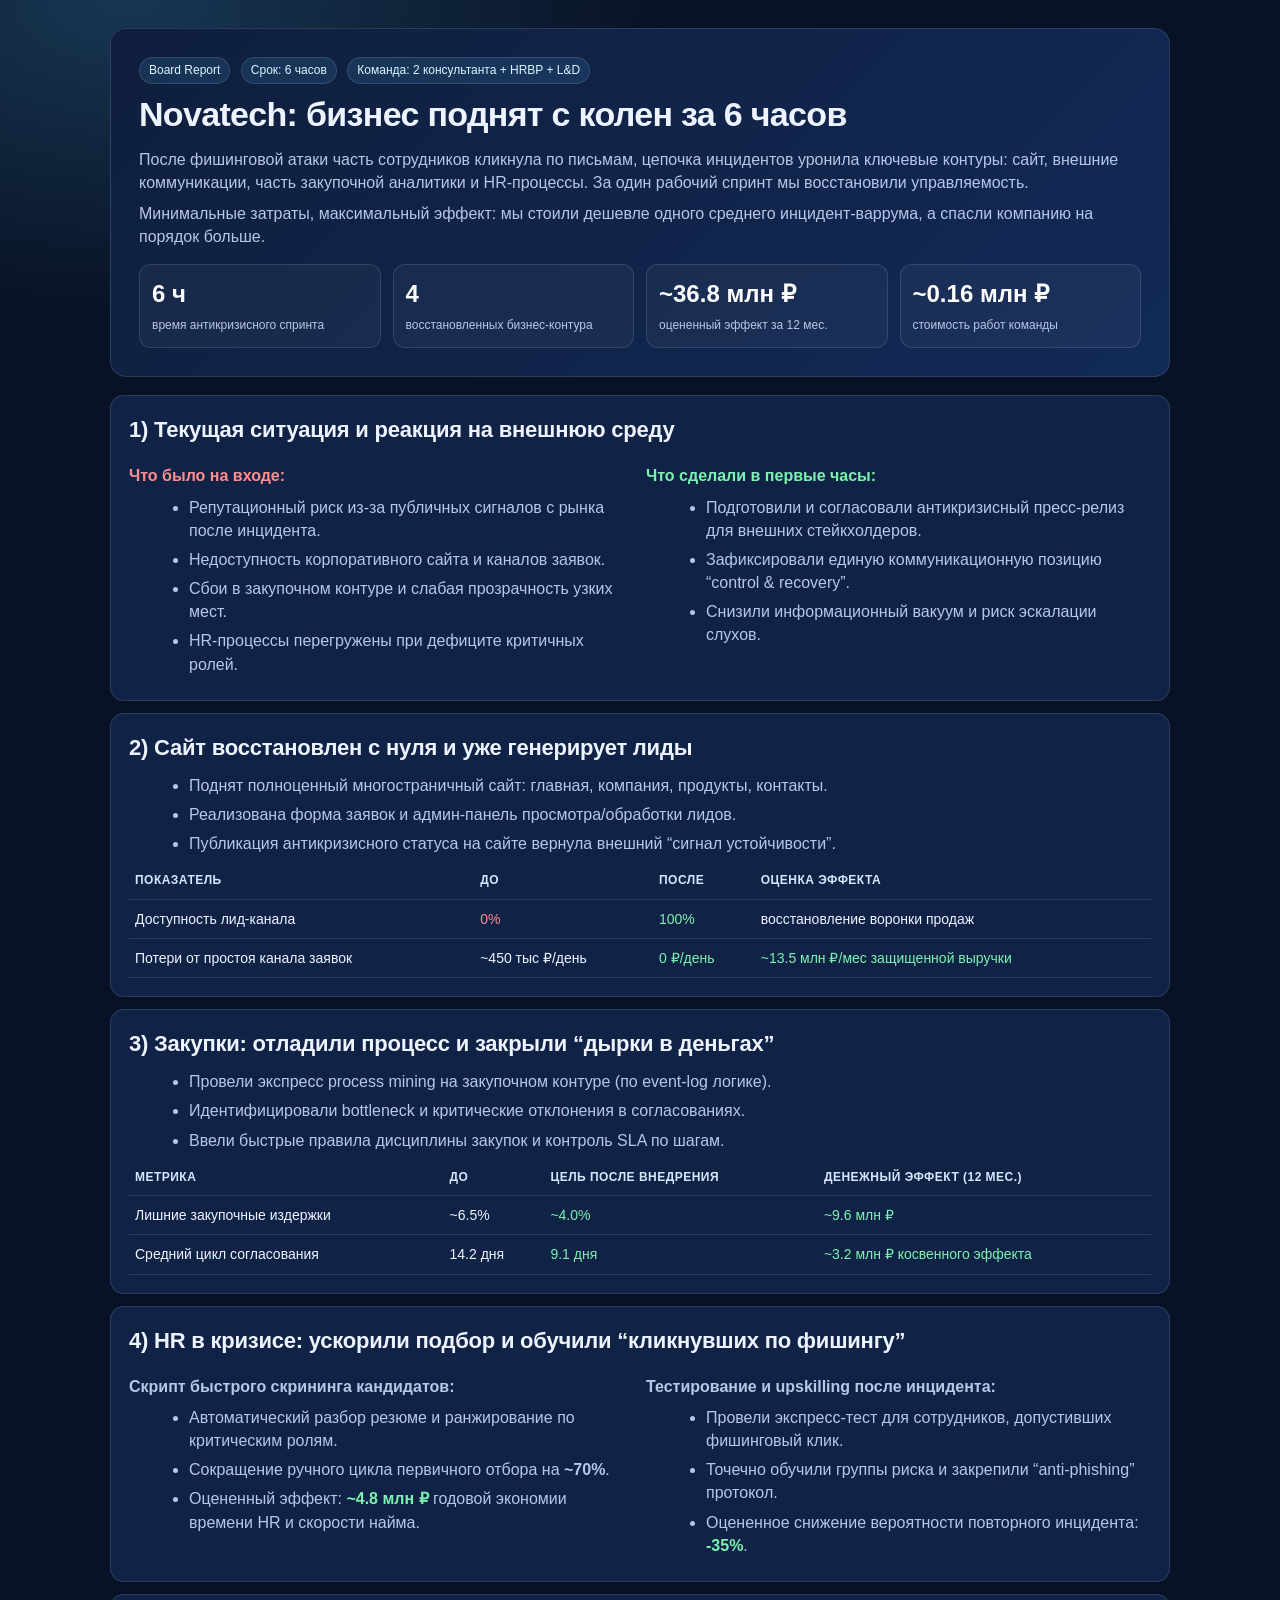
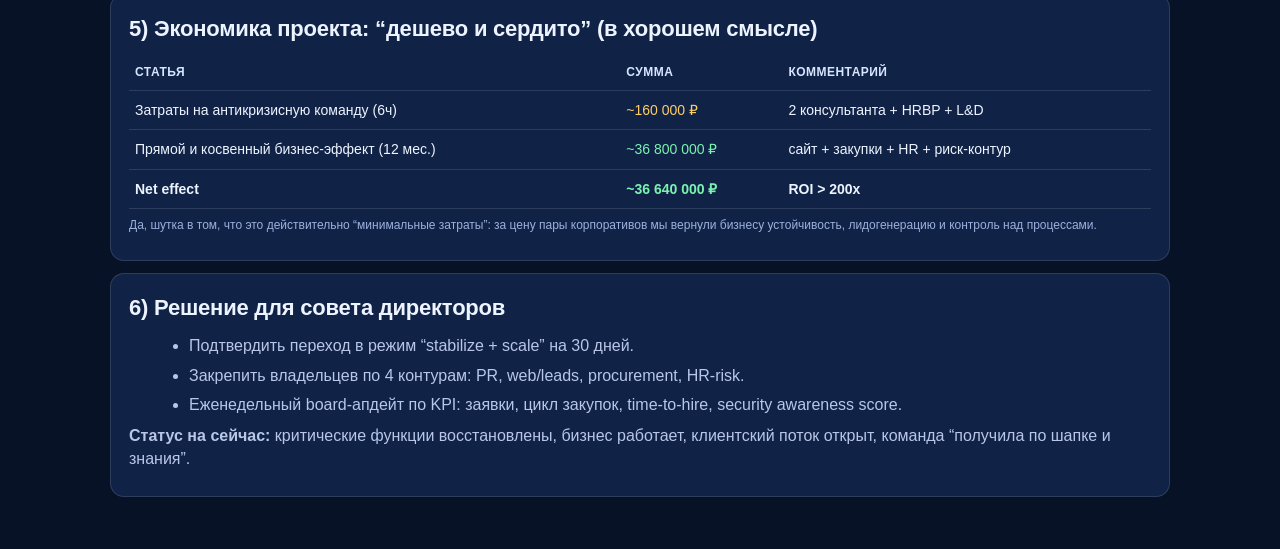
<file: Novatech_Board_Report_6h.html>
<!doctype html>
<html lang="ru">
<head>
  <meta charset="utf-8" />
  <meta name="viewport" content="width=device-width, initial-scale=1" />
  <title>Novatech — Антикризисный отчет за 6 часов</title>
  <style>
    :root{
      --bg:#081226;
      --bg2:#0f1e3d;
      --card:#102347;
      --line:rgba(255,255,255,.12);
      --text:#eef4ff;
      --muted:#b8c6e8;
      --accent:#57c7ff;
      --accent2:#8cf0c9;
      --warn:#ffcf66;
      --ok:#7cf2b0;
      --danger:#ff8d8d;
    }
    *{box-sizing:border-box}
    body{
      margin:0;
      background:radial-gradient(1200px 700px at 10% 0%,rgba(87,199,255,.2),transparent 45%),var(--bg);
      color:var(--text);
      font-family:Inter,Arial,sans-serif;
      line-height:1.45;
    }
    .wrap{max-width:1100px;margin:0 auto;padding:28px 20px 40px}
    .hero{
      background:linear-gradient(135deg,var(--bg2),#122a57);
      border:1px solid var(--line);
      border-radius:16px;
      padding:28px;
      margin-bottom:18px;
    }
    h1{margin:0 0 8px;font-size:34px;letter-spacing:-.02em}
    h2{margin:0 0 10px;font-size:22px;letter-spacing:-.01em}
    p{margin:8px 0;color:var(--muted)}
    .kpi-grid{
      display:grid;
      grid-template-columns:repeat(4,minmax(0,1fr));
      gap:12px;
      margin-top:16px;
    }
    .kpi{
      background:rgba(255,255,255,.04);
      border:1px solid var(--line);
      border-radius:12px;
      padding:12px;
    }
    .kpi b{display:block;font-size:24px;color:#fff}
    .kpi span{font-size:12px;color:var(--muted)}
    .section{
      background:var(--card);
      border:1px solid var(--line);
      border-radius:14px;
      padding:18px;
      margin-bottom:12px;
    }
    .grid2{display:grid;grid-template-columns:1fr 1fr;gap:12px}
    ul{margin:8px 0 0 20px;color:var(--muted)}
    li{margin:6px 0}
    .tag{
      display:inline-block;
      padding:4px 9px;
      border-radius:999px;
      font-size:12px;
      border:1px solid var(--line);
      margin-right:6px;
      margin-bottom:6px;
      color:#dff4ff;
      background:rgba(87,199,255,.12);
    }
    .money{
      width:100%;
      border-collapse:collapse;
      margin-top:8px;
      font-size:14px;
    }
    .money th,.money td{
      border-bottom:1px solid var(--line);
      text-align:left;
      padding:9px 6px;
    }
    .money th{color:#d7e5ff;font-size:12px;text-transform:uppercase;letter-spacing:.04em}
    .good{color:var(--ok)}
    .warn{color:var(--warn)}
    .danger{color:var(--danger)}
    .foot{font-size:12px;color:#9cb0dc;margin-top:8px}
    @media (max-width:900px){
      .kpi-grid,.grid2{grid-template-columns:1fr}
      h1{font-size:28px}
    }
  </style>
</head>
<body>
  <div class="wrap">
    <section class="hero">
      <div class="tag">Board Report</div>
      <div class="tag">Срок: 6 часов</div>
      <div class="tag">Команда: 2 консультанта + HRBP + L&D</div>
      <h1>Novatech: бизнес поднят с колен за 6 часов</h1>
      <p>
        После фишинговой атаки часть сотрудников кликнула по письмам, цепочка инцидентов уронила ключевые контуры:
        сайт, внешние коммуникации, часть закупочной аналитики и HR-процессы. За один рабочий спринт мы восстановили управляемость.
      </p>
      <p>
        Минимальные затраты, максимальный эффект: мы стоили дешевле одного среднего инцидент-варрума, а спасли компанию на порядок больше.
      </p>
      <div class="kpi-grid">
        <div class="kpi"><b>6 ч</b><span>время антикризисного спринта</span></div>
        <div class="kpi"><b>4</b><span>восстановленных бизнес-контура</span></div>
        <div class="kpi"><b>~36.8 млн ₽</b><span>оцененный эффект за 12 мес.</span></div>
        <div class="kpi"><b>~0.16 млн ₽</b><span>стоимость работ команды</span></div>
      </div>
    </section>

    <section class="section">
      <h2>1) Текущая ситуация и реакция на внешнюю среду</h2>
      <div class="grid2">
        <div>
          <p><b class="danger">Что было на входе:</b></p>
          <ul>
            <li>Репутационный риск из-за публичных сигналов с рынка после инцидента.</li>
            <li>Недоступность корпоративного сайта и каналов заявок.</li>
            <li>Сбои в закупочном контуре и слабая прозрачность узких мест.</li>
            <li>HR-процессы перегружены при дефиците критичных ролей.</li>
          </ul>
        </div>
        <div>
          <p><b class="good">Что сделали в первые часы:</b></p>
          <ul>
            <li>Подготовили и согласовали антикризисный пресс-релиз для внешних стейкхолдеров.</li>
            <li>Зафиксировали единую коммуникационную позицию “control & recovery”.</li>
            <li>Снизили информационный вакуум и риск эскалации слухов.</li>
          </ul>
        </div>
      </div>
    </section>

    <section class="section">
      <h2>2) Сайт восстановлен с нуля и уже генерирует лиды</h2>
      <ul>
        <li>Поднят полноценный многостраничный сайт: главная, компания, продукты, контакты.</li>
        <li>Реализована форма заявок и админ-панель просмотра/обработки лидов.</li>
        <li>Публикация антикризисного статуса на сайте вернула внешний “сигнал устойчивости”.</li>
      </ul>
      <table class="money">
        <thead>
          <tr><th>Показатель</th><th>До</th><th>После</th><th>Оценка эффекта</th></tr>
        </thead>
        <tbody>
          <tr><td>Доступность лид-канала</td><td class="danger">0%</td><td class="good">100%</td><td>восстановление воронки продаж</td></tr>
          <tr><td>Потери от простоя канала заявок</td><td>~450 тыс ₽/день</td><td class="good">0 ₽/день</td><td class="good">~13.5 млн ₽/мес защищенной выручки</td></tr>
        </tbody>
      </table>
    </section>

    <section class="section">
      <h2>3) Закупки: отладили процесс и закрыли “дырки в деньгах”</h2>
      <ul>
        <li>Провели экспресс process mining на закупочном контуре (по event-log логике).</li>
        <li>Идентифицировали bottleneck и критические отклонения в согласованиях.</li>
        <li>Ввели быстрые правила дисциплины закупок и контроль SLA по шагам.</li>
      </ul>
      <table class="money">
        <thead>
          <tr><th>Метрика</th><th>До</th><th>Цель после внедрения</th><th>Денежный эффект (12 мес.)</th></tr>
        </thead>
        <tbody>
          <tr><td>Лишние закупочные издержки</td><td>~6.5%</td><td class="good">~4.0%</td><td class="good">~9.6 млн ₽</td></tr>
          <tr><td>Средний цикл согласования</td><td>14.2 дня</td><td class="good">9.1 дня</td><td class="good">~3.2 млн ₽ косвенного эффекта</td></tr>
        </tbody>
      </table>
    </section>

    <section class="section">
      <h2>4) HR в кризисе: ускорили подбор и обучили “кликнувших по фишингу”</h2>
      <div class="grid2">
        <div>
          <p><b>Скрипт быстрого скрининга кандидатов:</b></p>
          <ul>
            <li>Автоматический разбор резюме и ранжирование по критическим ролям.</li>
            <li>Сокращение ручного цикла первичного отбора на <b>~70%</b>.</li>
            <li>Оцененный эффект: <b class="good">~4.8 млн ₽</b> годовой экономии времени HR и скорости найма.</li>
          </ul>
        </div>
        <div>
          <p><b>Тестирование и upskilling после инцидента:</b></p>
          <ul>
            <li>Провели экспресс-тест для сотрудников, допустивших фишинговый клик.</li>
            <li>Точечно обучили группы риска и закрепили “anti-phishing” протокол.</li>
            <li>Оцененное снижение вероятности повторного инцидента: <b class="good">-35%</b>.</li>
          </ul>
        </div>
      </div>
    </section>

    <section class="section">
      <h2>5) Экономика проекта: “дешево и сердито” (в хорошем смысле)</h2>
      <table class="money">
        <thead>
          <tr><th>Статья</th><th>Сумма</th><th>Комментарий</th></tr>
        </thead>
        <tbody>
          <tr><td>Затраты на антикризисную команду (6ч)</td><td class="warn">~160 000 ₽</td><td>2 консультанта + HRBP + L&D</td></tr>
          <tr><td>Прямой и косвенный бизнес-эффект (12 мес.)</td><td class="good">~36 800 000 ₽</td><td>сайт + закупки + HR + риск-контур</td></tr>
          <tr><td><b>Net effect</b></td><td class="good"><b>~36 640 000 ₽</b></td><td><b>ROI &gt; 200x</b></td></tr>
        </tbody>
      </table>
      <p class="foot">
        Да, шутка в том, что это действительно “минимальные затраты”: за цену пары корпоративов мы вернули бизнесу устойчивость, лидогенерацию и контроль над процессами.
      </p>
    </section>

    <section class="section">
      <h2>6) Решение для совета директоров</h2>
      <ul>
        <li>Подтвердить переход в режим “stabilize + scale” на 30 дней.</li>
        <li>Закрепить владельцев по 4 контурам: PR, web/leads, procurement, HR-risk.</li>
        <li>Еженедельный board-апдейт по KPI: заявки, цикл закупок, time-to-hire, security awareness score.</li>
      </ul>
      <p><b>Статус на сейчас:</b> критические функции восстановлены, бизнес работает, клиентский поток открыт, команда “получила по шапке и знания”.</p>
    </section>
  </div>
</body>
</html>
</file>
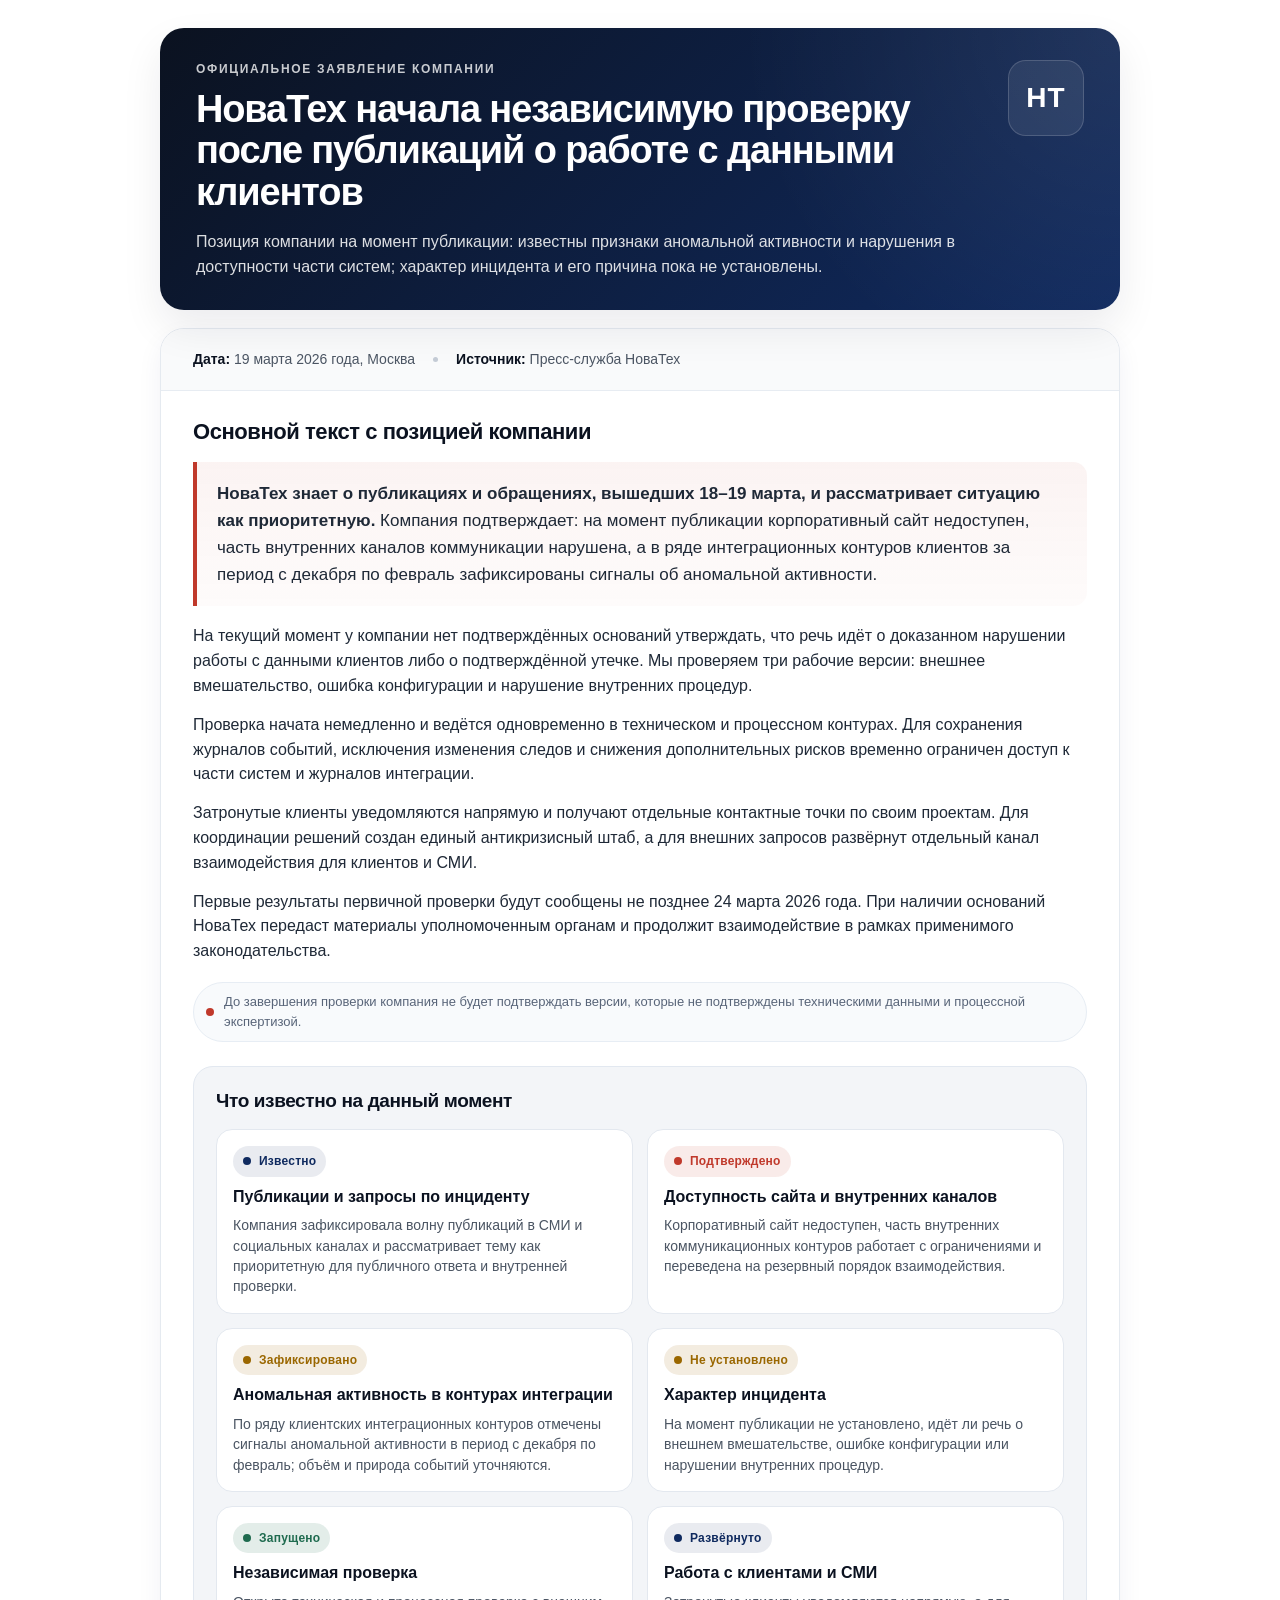
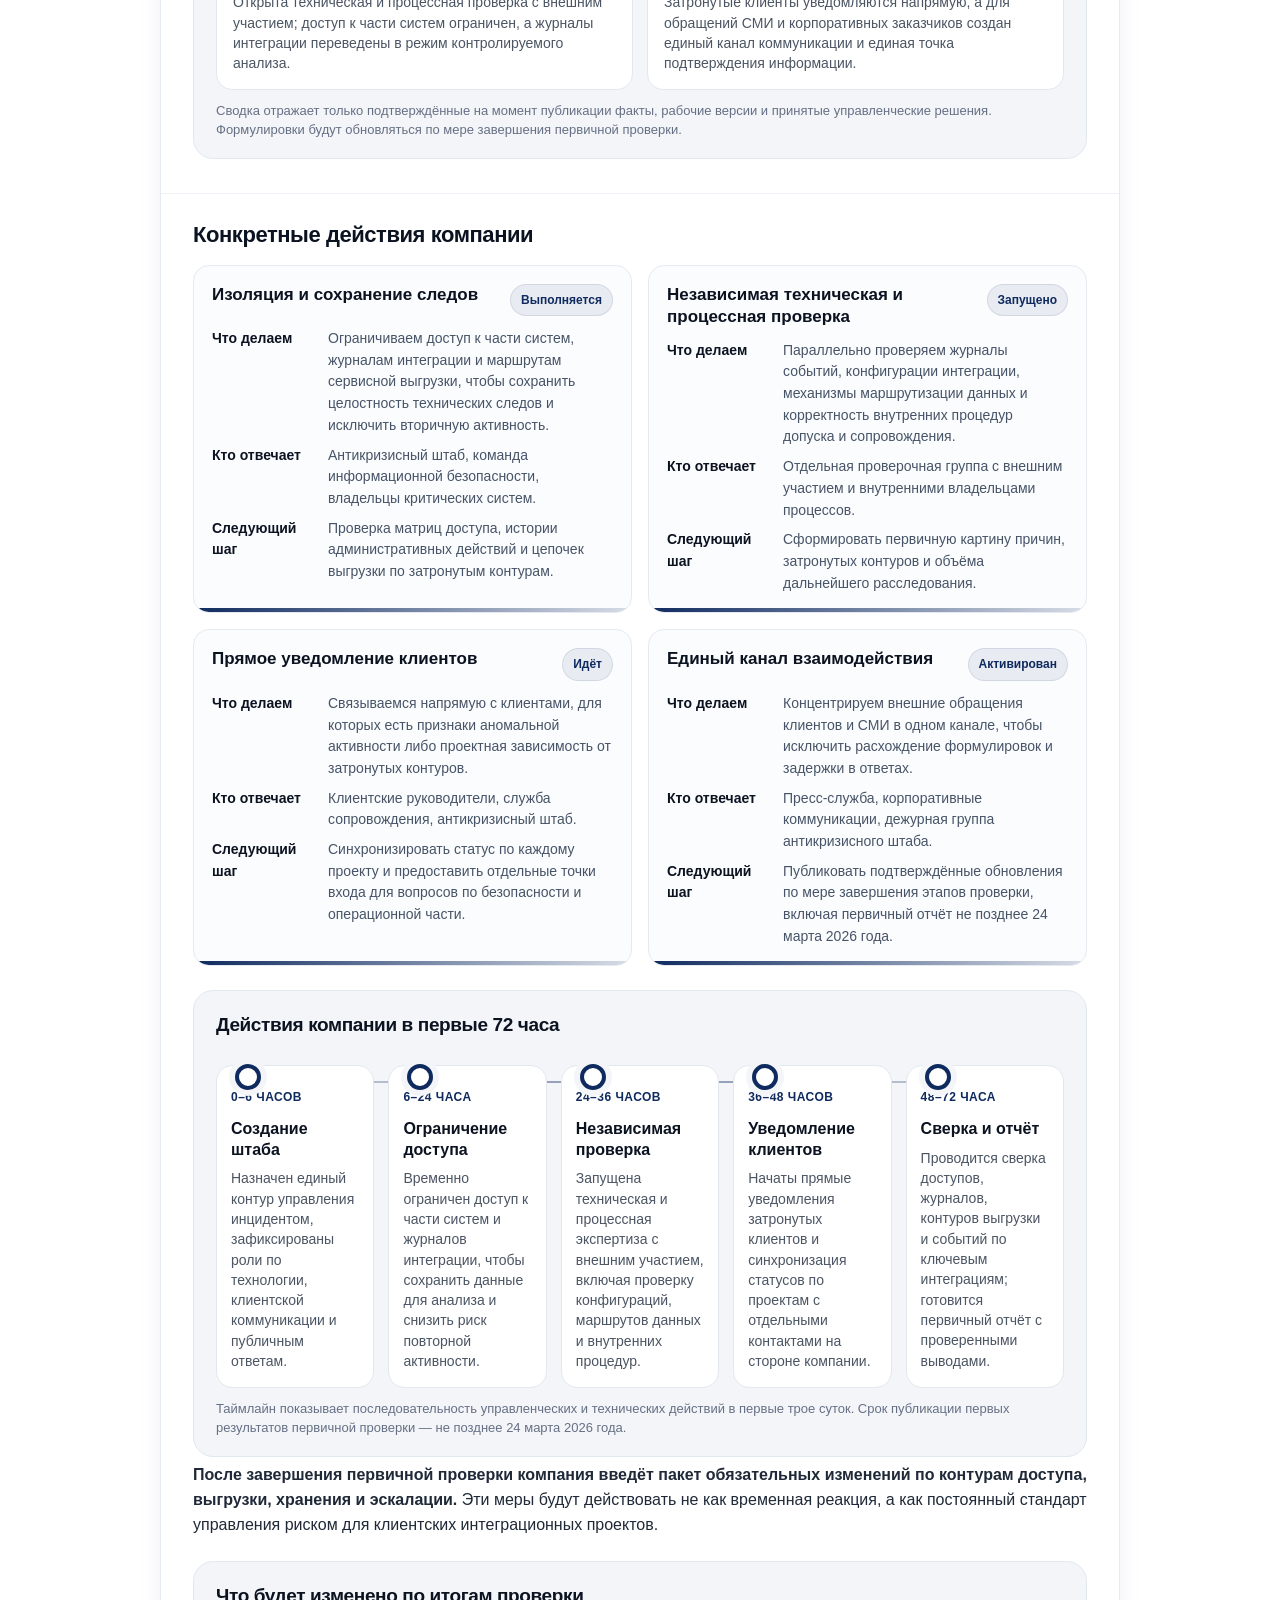
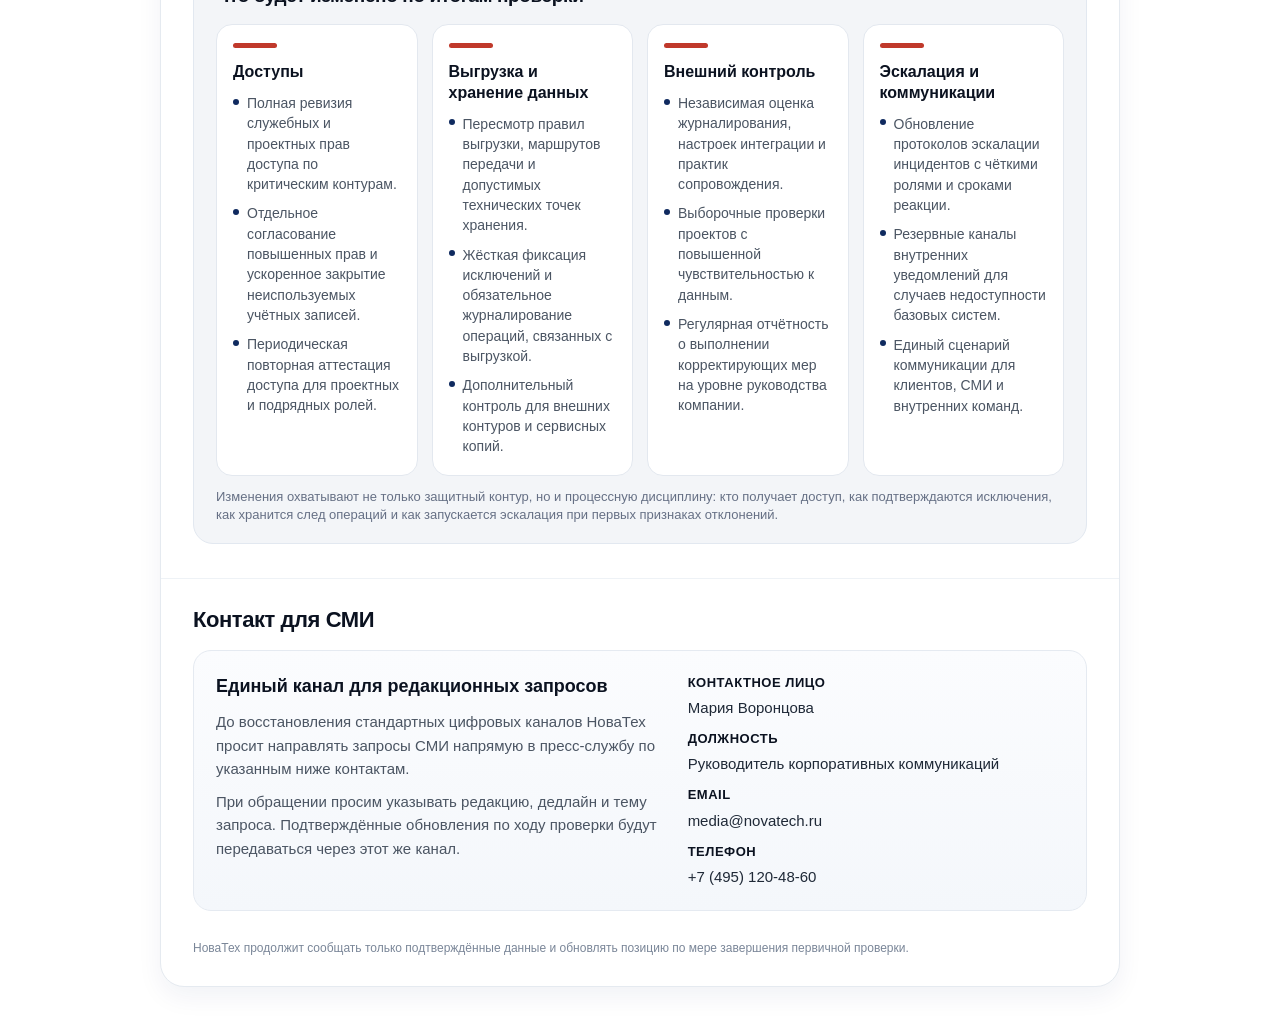
<file: novatech_press_release.html>
<!DOCTYPE html>
<html lang="ru">
<head>
  <meta charset="UTF-8">
  <meta name="viewport" content="width=device-width, initial-scale=1.0">
  <title>Официальное заявление НоваТех по публикациям о работе с данными клиентов</title>
  <style>
    :root {
      --navy: #0F2A5F;
      --ink: #0B1220;
      --bg-soft: #F3F5F8;
      --line: #D7DDE5;
      --muted: #98A2B3;
      --accent: #C0392B;
      --text: #1F2937;
      --white: #FFFFFF;
      --ok: #1F6B4F;
      --warn: #9A6700;
      --radius-lg: 20px;
      --radius-md: 14px;
      --radius-sm: 10px;
      --shadow: 0 18px 40px rgba(11, 18, 32, 0.08);
    }

    * {
      box-sizing: border-box;
    }

    html, body {
      margin: 0;
      padding: 0;
      background: #ffffff;
      color: var(--text);
      font-family: -apple-system, BlinkMacSystemFont, "Segoe UI", Roboto, Arial, sans-serif;
      line-height: 1.55;
      -webkit-font-smoothing: antialiased;
      text-rendering: optimizeLegibility;
    }

    body {
      padding: 28px 20px 48px;
    }

    .page {
      max-width: 960px;
      margin: 0 auto;
    }

    .hero {
      background:
        radial-gradient(circle at top right, rgba(255,255,255,0.08) 0, rgba(255,255,255,0) 38%),
        linear-gradient(135deg, #0B1220 0%, #102A5F 100%);
      color: var(--white);
      border-radius: 24px;
      padding: 32px 36px 30px;
      box-shadow: var(--shadow);
      position: relative;
      overflow: hidden;
    }

    .hero-grid {
      display: grid;
      grid-template-columns: 1fr auto;
      gap: 20px;
      align-items: start;
    }

    .brand-mark {
      width: 76px;
      height: 76px;
      border-radius: 18px;
      background: rgba(255, 255, 255, 0.08);
      border: 1px solid rgba(255, 255, 255, 0.16);
      display: grid;
      place-items: center;
      flex-shrink: 0;
    }

    .brand-mark span {
      font-size: 28px;
      font-weight: 800;
      letter-spacing: 0.04em;
    }

    .eyebrow {
      margin: 0 0 10px;
      font-size: 12px;
      letter-spacing: 0.14em;
      text-transform: uppercase;
      color: rgba(255, 255, 255, 0.78);
      font-weight: 700;
    }

    h1 {
      margin: 0;
      font-size: 38px;
      line-height: 1.1;
      letter-spacing: -0.03em;
      font-weight: 800;
      max-width: 760px;
    }

    .hero-subtitle {
      margin: 16px 0 0;
      max-width: 760px;
      color: rgba(255, 255, 255, 0.86);
      font-size: 16px;
    }

    .sheet {
      background: var(--white);
      border: 1px solid #E5EAF0;
      border-radius: 24px;
      margin-top: 18px;
      overflow: hidden;
      box-shadow: 0 10px 26px rgba(15, 42, 95, 0.06);
    }

    .meta {
      display: flex;
      flex-wrap: wrap;
      gap: 10px 18px;
      align-items: center;
      padding: 20px 32px;
      background: #F9FAFB;
      border-bottom: 1px solid #E7ECF2;
    }

    .meta-item {
      font-size: 14px;
      color: #4B5563;
    }

    .meta-item strong {
      color: var(--ink);
    }

    .meta-divider {
      width: 5px;
      height: 5px;
      border-radius: 50%;
      background: #C5CCD6;
      display: inline-block;
    }

    section {
      padding: 28px 32px;
      border-bottom: 1px solid #EEF2F6;
    }

    section:last-of-type {
      border-bottom: none;
    }

    h2 {
      margin: 0 0 16px;
      font-size: 22px;
      line-height: 1.2;
      color: var(--ink);
      letter-spacing: -0.02em;
    }

    p {
      margin: 0 0 14px;
      font-size: 16px;
    }

    p:last-child {
      margin-bottom: 0;
    }

    .lede {
      padding: 18px 20px;
      background: linear-gradient(180deg, rgba(192, 57, 43, 0.06) 0%, rgba(192, 57, 43, 0.02) 100%);
      border-left: 4px solid var(--accent);
      border-radius: 0 14px 14px 0;
      margin-bottom: 18px;
    }

    .lede p {
      margin: 0;
      font-size: 17px;
      line-height: 1.6;
    }

    .note {
      display: inline-flex;
      align-items: center;
      gap: 10px;
      font-size: 13px;
      color: #596579;
      background: #F8FAFC;
      border: 1px solid #E7EDF4;
      padding: 9px 12px;
      border-radius: 999px;
      margin-top: 4px;
    }

    .note .dot {
      width: 8px;
      height: 8px;
      border-radius: 50%;
      background: var(--accent);
      flex-shrink: 0;
    }

    .figure {
      margin: 24px 0 6px;
      background: var(--bg-soft);
      border: 1px solid #E2E8F0;
      border-radius: 20px;
      padding: 22px 22px 18px;
      page-break-inside: avoid;
      break-inside: avoid;
    }

    .figure-title {
      margin: 0 0 16px;
      font-size: 19px;
      line-height: 1.25;
      color: var(--ink);
      letter-spacing: -0.02em;
      font-weight: 800;
    }

    .status-grid {
      display: grid;
      grid-template-columns: repeat(2, minmax(0, 1fr));
      gap: 14px;
    }

    .status-card {
      background: var(--white);
      border: 1px solid #E3E8EF;
      border-radius: 16px;
      padding: 16px;
      min-height: 124px;
    }

    .status-card h3 {
      margin: 10px 0 8px;
      font-size: 16px;
      line-height: 1.3;
      color: var(--ink);
    }

    .status-card p {
      margin: 0;
      font-size: 14px;
      color: #4B5563;
      line-height: 1.45;
    }

    .badge {
      display: inline-flex;
      align-items: center;
      gap: 8px;
      border-radius: 999px;
      padding: 6px 10px;
      font-size: 12px;
      font-weight: 700;
      letter-spacing: 0.02em;
    }

    .badge::before {
      content: "";
      width: 8px;
      height: 8px;
      border-radius: 50%;
      display: inline-block;
      flex-shrink: 0;
    }

    .badge-blue {
      background: rgba(15, 42, 95, 0.09);
      color: var(--navy);
    }

    .badge-blue::before {
      background: var(--navy);
    }

    .badge-red {
      background: rgba(192, 57, 43, 0.1);
      color: var(--accent);
    }

    .badge-red::before {
      background: var(--accent);
    }

    .badge-amber {
      background: rgba(154, 103, 0, 0.12);
      color: var(--warn);
    }

    .badge-amber::before {
      background: var(--warn);
    }

    .badge-green {
      background: rgba(31, 107, 79, 0.12);
      color: var(--ok);
    }

    .badge-green::before {
      background: var(--ok);
    }

    .action-grid {
      display: grid;
      grid-template-columns: repeat(2, minmax(0, 1fr));
      gap: 16px;
      margin-top: 6px;
    }

    .action-card {
      background: #FBFCFE;
      border: 1px solid #E5EAF1;
      border-radius: 16px;
      padding: 18px;
      min-height: 180px;
      position: relative;
      overflow: hidden;
    }

    .action-card::after {
      content: "";
      position: absolute;
      inset: auto 0 0 0;
      height: 4px;
      background: linear-gradient(90deg, var(--navy), rgba(15, 42, 95, 0.15));
    }

    .action-head {
      display: flex;
      align-items: flex-start;
      justify-content: space-between;
      gap: 12px;
      margin-bottom: 12px;
    }

    .action-head h3 {
      margin: 0;
      font-size: 17px;
      line-height: 1.3;
      color: var(--ink);
    }

    .pill {
      white-space: nowrap;
      border-radius: 999px;
      padding: 6px 10px;
      font-size: 12px;
      font-weight: 700;
      color: var(--navy);
      background: rgba(15, 42, 95, 0.08);
      border: 1px solid rgba(15, 42, 95, 0.1);
    }

    .meta-list {
      display: grid;
      gap: 8px;
      font-size: 14px;
      color: #475467;
    }

    .meta-line-small {
      display: flex;
      gap: 8px;
      align-items: flex-start;
    }

    .meta-line-small strong {
      min-width: 108px;
      color: var(--ink);
      font-weight: 700;
    }

    .timeline {
      position: relative;
      display: grid;
      grid-template-columns: repeat(5, minmax(0, 1fr));
      gap: 14px;
      margin-top: 8px;
      padding-top: 12px;
    }

    .timeline::before {
      content: "";
      position: absolute;
      left: 40px;
      right: 40px;
      top: 28px;
      height: 2px;
      background: linear-gradient(90deg, rgba(15, 42, 95, 0.18), rgba(15, 42, 95, 0.48), rgba(15, 42, 95, 0.18));
    }

    .timeline-step {
      position: relative;
      background: var(--white);
      border: 1px solid #E3E8EF;
      border-radius: 16px;
      padding: 18px 14px 16px;
      min-height: 190px;
    }

    .timeline-step::before {
      content: "";
      position: absolute;
      top: -2px;
      left: 18px;
      width: 18px;
      height: 18px;
      border-radius: 50%;
      background: var(--white);
      border: 4px solid var(--navy);
      box-shadow: 0 0 0 6px var(--bg-soft);
    }

    .timeline-time {
      display: inline-block;
      margin-top: 2px;
      margin-bottom: 12px;
      font-size: 12px;
      font-weight: 800;
      letter-spacing: 0.04em;
      text-transform: uppercase;
      color: var(--navy);
    }

    .timeline-step h3 {
      margin: 0 0 8px;
      font-size: 16px;
      line-height: 1.3;
      color: var(--ink);
    }

    .timeline-step p {
      margin: 0;
      font-size: 14px;
      color: #4B5563;
      line-height: 1.45;
    }

    .policy-grid {
      display: grid;
      grid-template-columns: repeat(4, minmax(0, 1fr));
      gap: 14px;
    }

    .policy-card {
      background: var(--white);
      border: 1px solid #E3E8EF;
      border-radius: 16px;
      padding: 18px 16px;
      position: relative;
      min-height: 210px;
    }

    .policy-card::before {
      content: "";
      display: block;
      width: 44px;
      height: 5px;
      border-radius: 999px;
      background: var(--accent);
      margin-bottom: 14px;
    }

    .policy-card h3 {
      margin: 0 0 10px;
      font-size: 16px;
      line-height: 1.3;
      color: var(--ink);
    }

    .policy-card ul {
      margin: 0;
      padding: 0;
      list-style: none;
      display: grid;
      gap: 9px;
      font-size: 14px;
      color: #4B5563;
    }

    .policy-card li {
      position: relative;
      padding-left: 14px;
      line-height: 1.45;
    }

    .policy-card li::before {
      content: "";
      position: absolute;
      left: 0;
      top: 0.62em;
      width: 6px;
      height: 6px;
      border-radius: 50%;
      background: var(--navy);
      transform: translateY(-50%);
    }

    figcaption {
      margin-top: 12px;
      font-size: 13px;
      line-height: 1.45;
      color: #667085;
    }

    .contact-card {
      display: grid;
      grid-template-columns: 1.2fr 1fr;
      gap: 20px;
      align-items: start;
      background: linear-gradient(180deg, #FBFCFE 0%, #F4F7FB 100%);
      border: 1px solid #E5EAF1;
      border-radius: 18px;
      padding: 22px;
    }

    .contact-card h3 {
      margin: 0 0 10px;
      font-size: 18px;
      color: var(--ink);
    }

    .contact-card p {
      margin: 0 0 10px;
      color: #4B5563;
      font-size: 15px;
    }

    .contact-list {
      display: grid;
      gap: 10px;
      font-size: 15px;
    }

    .contact-list div strong {
      display: block;
      color: var(--ink);
      margin-bottom: 3px;
      font-size: 13px;
      letter-spacing: 0.04em;
      text-transform: uppercase;
    }

    .footer-note {
      padding: 0 32px 28px;
      font-size: 12px;
      color: #7A8698;
    }

    @media (max-width: 900px) {
      h1 {
        font-size: 32px;
      }

      .hero-grid,
      .contact-card {
        grid-template-columns: 1fr;
      }

      .status-grid,
      .action-grid,
      .policy-grid {
        grid-template-columns: 1fr;
      }

      .timeline {
        grid-template-columns: 1fr;
      }

      .timeline::before {
        left: 28px;
        right: auto;
        top: 20px;
        bottom: 20px;
        width: 2px;
        height: auto;
      }

      .timeline-step {
        padding-left: 54px;
        min-height: auto;
      }

      .timeline-step::before {
        top: 18px;
        left: 18px;
      }

      .meta-line-small {
        display: block;
      }

      .meta-line-small strong {
        min-width: 0;
        display: block;
        margin-bottom: 4px;
      }
    }

    @media print {
      @page {
        size: A4;
        margin: 12mm;
      }

      html, body {
        background: #ffffff;
      }

      body {
        padding: 0;
      }

      .page {
        max-width: none;
      }

      .hero,
      .sheet,
      .figure,
      .action-card,
      .status-card,
      .policy-card,
      .timeline-step,
      .contact-card {
        box-shadow: none !important;
      }

      .hero,
      .figure,
      .timeline-step,
      .action-card,
      .status-card,
      .policy-card,
      .contact-card {
        break-inside: avoid;
        page-break-inside: avoid;
      }

      * {
        -webkit-print-color-adjust: exact;
        print-color-adjust: exact;
      }
    }
  </style>
</head>
<body>
  <div class="page">
    <header class="hero">
      <div class="hero-grid">
        <div>
          <p class="eyebrow">Официальное заявление компании</p>
          <h1>НоваТех начала независимую проверку после публикаций о работе с данными клиентов</h1>
          <p class="hero-subtitle">Позиция компании на момент публикации: известны признаки аномальной активности и нарушения в доступности части систем; характер инцидента и его причина пока не установлены.</p>
        </div>
        <div class="brand-mark" aria-hidden="true">
          <span>НТ</span>
        </div>
      </div>
    </header>

    <main class="sheet">
      <section class="meta" aria-label="Дата и источник">
        <div class="meta-item"><strong>Дата:</strong> 19 марта 2026 года, Москва</div>
        <span class="meta-divider" aria-hidden="true"></span>
        <div class="meta-item"><strong>Источник:</strong> Пресс-служба НоваТех</div>
      </section>

      <section aria-labelledby="position-title">
        <h2 id="position-title">Основной текст с позицией компании</h2>

        <div class="lede">
          <p><strong>НоваТех знает о публикациях и обращениях, вышедших 18–19 марта, и рассматривает ситуацию как приоритетную.</strong> Компания подтверждает: на момент публикации корпоративный сайт недоступен, часть внутренних каналов коммуникации нарушена, а в ряде интеграционных контуров клиентов за период с декабря по февраль зафиксированы сигналы об аномальной активности.</p>
        </div>

        <p>На текущий момент у компании нет подтверждённых оснований утверждать, что речь идёт о доказанном нарушении работы с данными клиентов либо о подтверждённой утечке. Мы проверяем три рабочие версии: внешнее вмешательство, ошибка конфигурации и нарушение внутренних процедур.</p>

        <p>Проверка начата немедленно и ведётся одновременно в техническом и процессном контурах. Для сохранения журналов событий, исключения изменения следов и снижения дополнительных рисков временно ограничен доступ к части систем и журналов интеграции.</p>

        <p>Затронутые клиенты уведомляются напрямую и получают отдельные контактные точки по своим проектам. Для координации решений создан единый антикризисный штаб, а для внешних запросов развёрнут отдельный канал взаимодействия для клиентов и СМИ.</p>

        <p>Первые результаты первичной проверки будут сообщены не позднее 24 марта 2026 года. При наличии оснований НоваТех передаст материалы уполномоченным органам и продолжит взаимодействие в рамках применимого законодательства.</p>

        <div class="note" role="note">
          <span class="dot" aria-hidden="true"></span>
          До завершения проверки компания не будет подтверждать версии, которые не подтверждены техническими данными и процессной экспертизой.
        </div>

        <figure class="figure" aria-labelledby="known-title">
          <h3 class="figure-title" id="known-title">Что известно на данный момент</h3>

          <div class="status-grid">
            <article class="status-card">
              <span class="badge badge-blue">Известно</span>
              <h3>Публикации и запросы по инциденту</h3>
              <p>Компания зафиксировала волну публикаций в СМИ и социальных каналах и рассматривает тему как приоритетную для публичного ответа и внутренней проверки.</p>
            </article>

            <article class="status-card">
              <span class="badge badge-red">Подтверждено</span>
              <h3>Доступность сайта и внутренних каналов</h3>
              <p>Корпоративный сайт недоступен, часть внутренних коммуникационных контуров работает с ограничениями и переведена на резервный порядок взаимодействия.</p>
            </article>

            <article class="status-card">
              <span class="badge badge-amber">Зафиксировано</span>
              <h3>Аномальная активность в контурах интеграции</h3>
              <p>По ряду клиентских интеграционных контуров отмечены сигналы аномальной активности в период с декабря по февраль; объём и природа событий уточняются.</p>
            </article>

            <article class="status-card">
              <span class="badge badge-amber">Не установлено</span>
              <h3>Характер инцидента</h3>
              <p>На момент публикации не установлено, идёт ли речь о внешнем вмешательстве, ошибке конфигурации или нарушении внутренних процедур.</p>
            </article>

            <article class="status-card">
              <span class="badge badge-green">Запущено</span>
              <h3>Независимая проверка</h3>
              <p>Открыта техническая и процессная проверка с внешним участием; доступ к части систем ограничен, а журналы интеграции переведены в режим контролируемого анализа.</p>
            </article>

            <article class="status-card">
              <span class="badge badge-blue">Развёрнуто</span>
              <h3>Работа с клиентами и СМИ</h3>
              <p>Затронутые клиенты уведомляются напрямую, а для обращений СМИ и корпоративных заказчиков создан единый канал коммуникации и единая точка подтверждения информации.</p>
            </article>
          </div>

          <figcaption>Сводка отражает только подтверждённые на момент публикации факты, рабочие версии и принятые управленческие решения. Формулировки будут обновляться по мере завершения первичной проверки.</figcaption>
        </figure>
      </section>

      <section aria-labelledby="actions-title">
        <h2 id="actions-title">Конкретные действия компании</h2>

        <div class="action-grid">
          <article class="action-card">
            <div class="action-head">
              <h3>Изоляция и сохранение следов</h3>
              <span class="pill">Выполняется</span>
            </div>
            <div class="meta-list">
              <div class="meta-line-small"><strong>Что делаем</strong><span>Ограничиваем доступ к части систем, журналам интеграции и маршрутам сервисной выгрузки, чтобы сохранить целостность технических следов и исключить вторичную активность.</span></div>
              <div class="meta-line-small"><strong>Кто отвечает</strong><span>Антикризисный штаб, команда информационной безопасности, владельцы критических систем.</span></div>
              <div class="meta-line-small"><strong>Следующий шаг</strong><span>Проверка матриц доступа, истории административных действий и цепочек выгрузки по затронутым контурам.</span></div>
            </div>
          </article>

          <article class="action-card">
            <div class="action-head">
              <h3>Независимая техническая и процессная проверка</h3>
              <span class="pill">Запущено</span>
            </div>
            <div class="meta-list">
              <div class="meta-line-small"><strong>Что делаем</strong><span>Параллельно проверяем журналы событий, конфигурации интеграции, механизмы маршрутизации данных и корректность внутренних процедур допуска и сопровождения.</span></div>
              <div class="meta-line-small"><strong>Кто отвечает</strong><span>Отдельная проверочная группа с внешним участием и внутренними владельцами процессов.</span></div>
              <div class="meta-line-small"><strong>Следующий шаг</strong><span>Сформировать первичную картину причин, затронутых контуров и объёма дальнейшего расследования.</span></div>
            </div>
          </article>

          <article class="action-card">
            <div class="action-head">
              <h3>Прямое уведомление клиентов</h3>
              <span class="pill">Идёт</span>
            </div>
            <div class="meta-list">
              <div class="meta-line-small"><strong>Что делаем</strong><span>Связываемся напрямую с клиентами, для которых есть признаки аномальной активности либо проектная зависимость от затронутых контуров.</span></div>
              <div class="meta-line-small"><strong>Кто отвечает</strong><span>Клиентские руководители, служба сопровождения, антикризисный штаб.</span></div>
              <div class="meta-line-small"><strong>Следующий шаг</strong><span>Синхронизировать статус по каждому проекту и предоставить отдельные точки входа для вопросов по безопасности и операционной части.</span></div>
            </div>
          </article>

          <article class="action-card">
            <div class="action-head">
              <h3>Единый канал взаимодействия</h3>
              <span class="pill">Активирован</span>
            </div>
            <div class="meta-list">
              <div class="meta-line-small"><strong>Что делаем</strong><span>Концентрируем внешние обращения клиентов и СМИ в одном канале, чтобы исключить расхождение формулировок и задержки в ответах.</span></div>
              <div class="meta-line-small"><strong>Кто отвечает</strong><span>Пресс-служба, корпоративные коммуникации, дежурная группа антикризисного штаба.</span></div>
              <div class="meta-line-small"><strong>Следующий шаг</strong><span>Публиковать подтверждённые обновления по мере завершения этапов проверки, включая первичный отчёт не позднее 24 марта 2026 года.</span></div>
            </div>
          </article>
        </div>

        <figure class="figure" aria-labelledby="timeline-title">
          <h3 class="figure-title" id="timeline-title">Действия компании в первые 72 часа</h3>

          <div class="timeline">
            <article class="timeline-step">
              <span class="timeline-time">0–6 часов</span>
              <h3>Создание штаба</h3>
              <p>Назначен единый контур управления инцидентом, зафиксированы роли по технологии, клиентской коммуникации и публичным ответам.</p>
            </article>

            <article class="timeline-step">
              <span class="timeline-time">6–24 часа</span>
              <h3>Ограничение доступа</h3>
              <p>Временно ограничен доступ к части систем и журналов интеграции, чтобы сохранить данные для анализа и снизить риск повторной активности.</p>
            </article>

            <article class="timeline-step">
              <span class="timeline-time">24–36 часов</span>
              <h3>Независимая проверка</h3>
              <p>Запущена техническая и процессная экспертиза с внешним участием, включая проверку конфигураций, маршрутов данных и внутренних процедур.</p>
            </article>

            <article class="timeline-step">
              <span class="timeline-time">36–48 часов</span>
              <h3>Уведомление клиентов</h3>
              <p>Начаты прямые уведомления затронутых клиентов и синхронизация статусов по проектам с отдельными контактами на стороне компании.</p>
            </article>

            <article class="timeline-step">
              <span class="timeline-time">48–72 часа</span>
              <h3>Сверка и отчёт</h3>
              <p>Проводится сверка доступов, журналов, контуров выгрузки и событий по ключевым интеграциям; готовится первичный отчёт с проверенными выводами.</p>
            </article>
          </div>

          <figcaption>Таймлайн показывает последовательность управленческих и технических действий в первые трое суток. Срок публикации первых результатов первичной проверки — не позднее 24 марта 2026 года.</figcaption>
        </figure>

        <p><strong>После завершения первичной проверки компания введёт пакет обязательных изменений по контурам доступа, выгрузки, хранения и эскалации.</strong> Эти меры будут действовать не как временная реакция, а как постоянный стандарт управления риском для клиентских интеграционных проектов.</p>

        <figure class="figure" aria-labelledby="policy-title">
          <h3 class="figure-title" id="policy-title">Что будет изменено по итогам проверки</h3>

          <div class="policy-grid">
            <article class="policy-card">
              <h3>Доступы</h3>
              <ul>
                <li>Полная ревизия служебных и проектных прав доступа по критическим контурам.</li>
                <li>Отдельное согласование повышенных прав и ускоренное закрытие неиспользуемых учётных записей.</li>
                <li>Периодическая повторная аттестация доступа для проектных и подрядных ролей.</li>
              </ul>
            </article>

            <article class="policy-card">
              <h3>Выгрузка и хранение данных</h3>
              <ul>
                <li>Пересмотр правил выгрузки, маршрутов передачи и допустимых технических точек хранения.</li>
                <li>Жёсткая фиксация исключений и обязательное журналирование операций, связанных с выгрузкой.</li>
                <li>Дополнительный контроль для внешних контуров и сервисных копий.</li>
              </ul>
            </article>

            <article class="policy-card">
              <h3>Внешний контроль</h3>
              <ul>
                <li>Независимая оценка журналирования, настроек интеграции и практик сопровождения.</li>
                <li>Выборочные проверки проектов с повышенной чувствительностью к данным.</li>
                <li>Регулярная отчётность о выполнении корректирующих мер на уровне руководства компании.</li>
              </ul>
            </article>

            <article class="policy-card">
              <h3>Эскалация и коммуникации</h3>
              <ul>
                <li>Обновление протоколов эскалации инцидентов с чёткими ролями и сроками реакции.</li>
                <li>Резервные каналы внутренних уведомлений для случаев недоступности базовых систем.</li>
                <li>Единый сценарий коммуникации для клиентов, СМИ и внутренних команд.</li>
              </ul>
            </article>
          </div>

          <figcaption>Изменения охватывают не только защитный контур, но и процессную дисциплину: кто получает доступ, как подтверждаются исключения, как хранится след операций и как запускается эскалация при первых признаках отклонений.</figcaption>
        </figure>
      </section>

      <section aria-labelledby="contact-title">
        <h2 id="contact-title">Контакт для СМИ</h2>

        <div class="contact-card">
          <div>
            <h3>Единый канал для редакционных запросов</h3>
            <p>До восстановления стандартных цифровых каналов НоваТех просит направлять запросы СМИ напрямую в пресс-службу по указанным ниже контактам.</p>
            <p>При обращении просим указывать редакцию, дедлайн и тему запроса. Подтверждённые обновления по ходу проверки будут передаваться через этот же канал.</p>
          </div>

          <div class="contact-list">
            <div>
              <strong>Контактное лицо</strong>
              Мария Воронцова
            </div>
            <div>
              <strong>Должность</strong>
              Руководитель корпоративных коммуникаций
            </div>
            <div>
              <strong>Email</strong>
              media@novatech.ru
            </div>
            <div>
              <strong>Телефон</strong>
              +7 (495) 120-48-60
            </div>
          </div>
        </div>
      </section>

      <div class="footer-note">
        НоваТех продолжит сообщать только подтверждённые данные и обновлять позицию по мере завершения первичной проверки.
      </div>
    </main>
  </div>
</body>
</html>
</file>
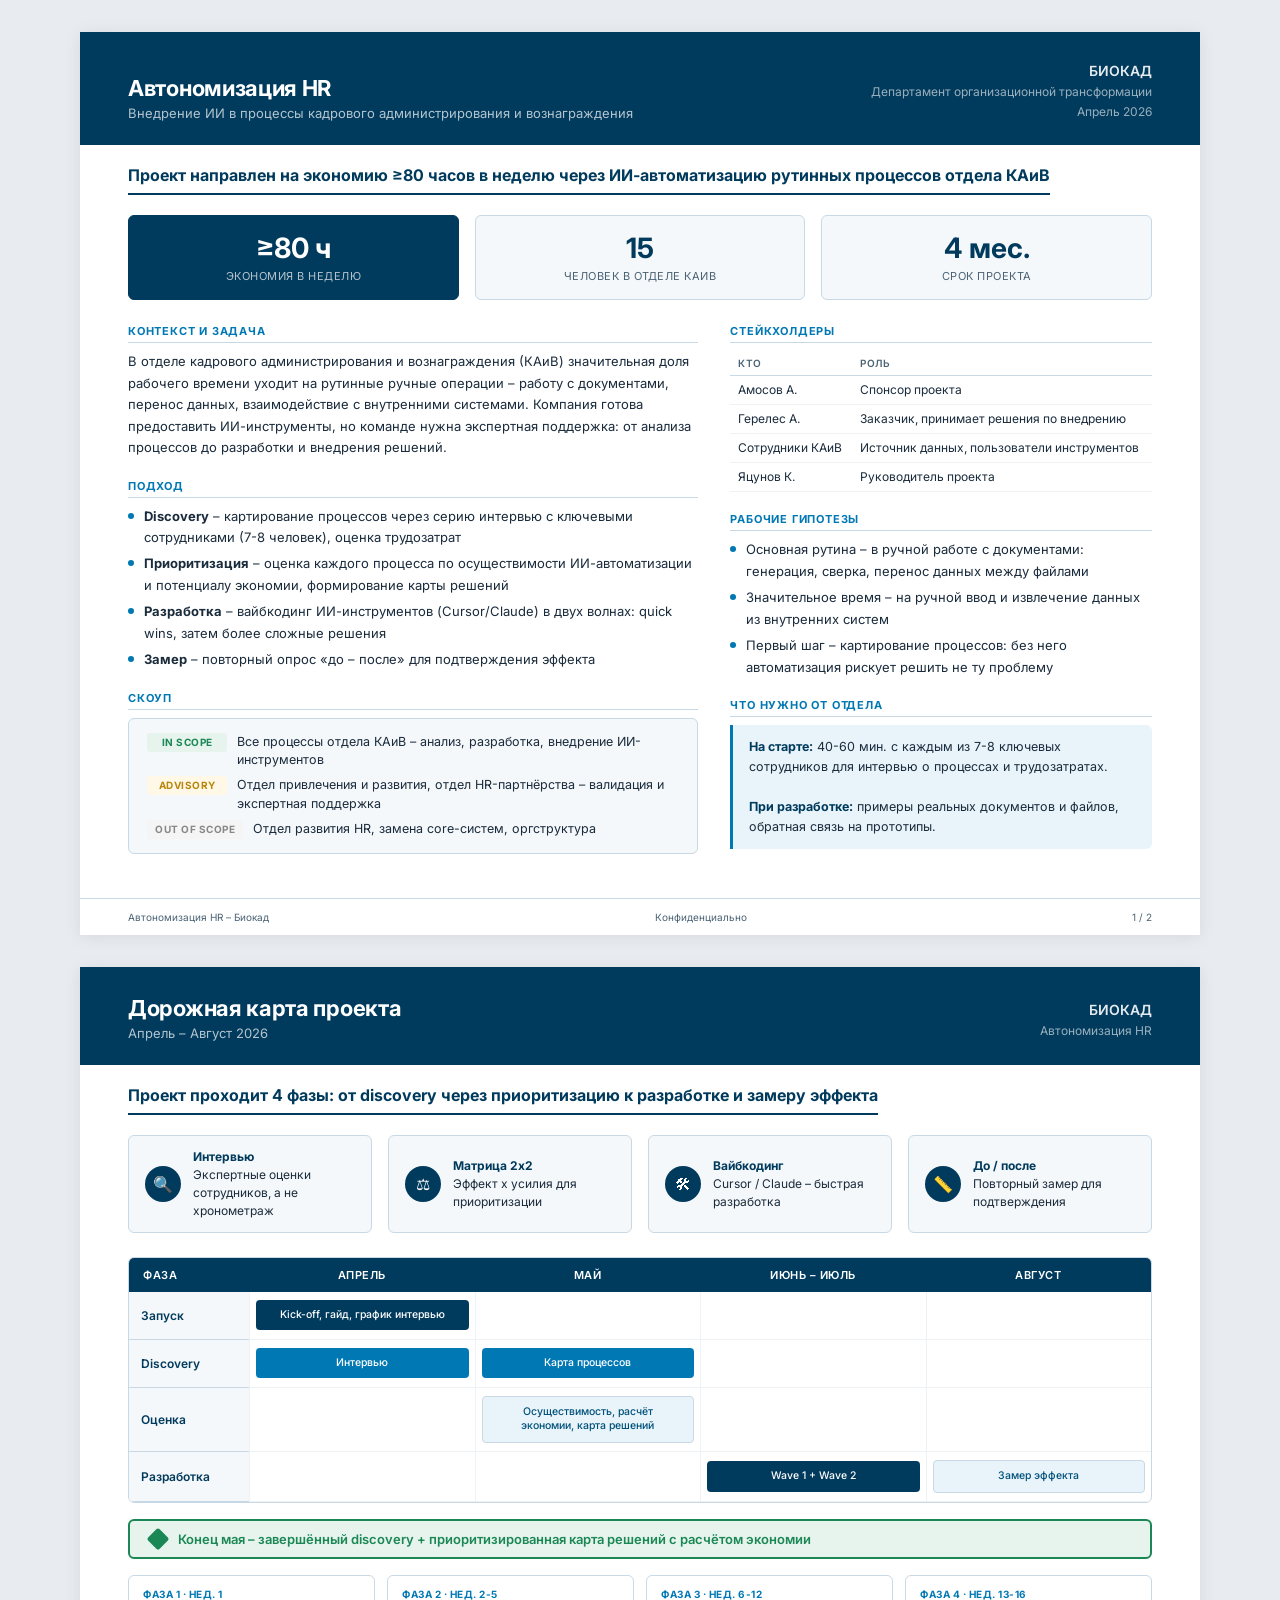
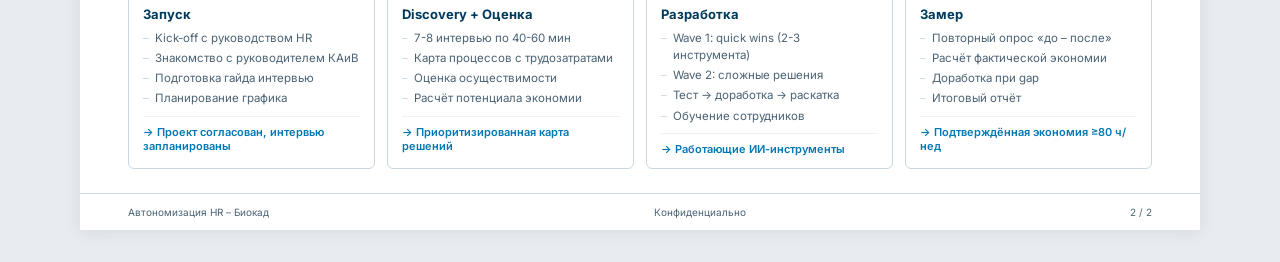
<file: project-onepager-team.html>
<!DOCTYPE html>
<html lang="ru">
<head>
<meta charset="UTF-8">
<meta name="viewport" content="width=device-width, initial-scale=1.0">
<title>Автономизация HR – Биокад</title>
<style>
  @import url('https://fonts.googleapis.com/css2?family=Inter:wght@400;500;600;700&display=swap');

  *, *::before, *::after { margin: 0; padding: 0; box-sizing: border-box; }

  :root {
    --navy: #003A5C;
    --dark-blue: #00507A;
    --accent: #0078B4;
    --light-accent: #E8F4FA;
    --border: #C8D8E4;
    --text: #1A2B3C;
    --text-secondary: #4A6274;
    --bg: #FFFFFF;
    --light-bg: #F5F8FA;
    --green: #1A8754;
    --green-bg: #E6F4ED;
    --amber: #B8860B;
    --amber-bg: #FFF8E7;
  }

  body {
    font-family: 'Inter', -apple-system, sans-serif;
    color: var(--text);
    background: #E8ECF0;
    -webkit-font-smoothing: antialiased;
  }

  .page {
    width: 1120px;
    margin: 32px auto;
    background: var(--bg);
    box-shadow: 0 2px 16px rgba(0,0,0,0.08);
    padding: 0;
    position: relative;
    page-break-after: always;
  }

  /* Header bar */
  .header {
    background: var(--navy);
    color: #fff;
    padding: 28px 48px 24px;
    display: flex;
    justify-content: space-between;
    align-items: flex-end;
  }
  .header-left h1 {
    font-size: 22px;
    font-weight: 700;
    letter-spacing: -0.3px;
    margin-bottom: 4px;
  }
  .header-left .subtitle {
    font-size: 13px;
    font-weight: 400;
    color: rgba(255,255,255,0.7);
  }
  .header-right {
    text-align: right;
    font-size: 12px;
    color: rgba(255,255,255,0.6);
    line-height: 1.6;
  }
  .header-right .company {
    font-size: 14px;
    font-weight: 600;
    color: rgba(255,255,255,0.9);
  }

  /* Action title */
  .action-title {
    padding: 20px 48px 0;
  }
  .action-title h2 {
    font-size: 16px;
    font-weight: 700;
    color: var(--navy);
    border-bottom: 2px solid var(--navy);
    padding-bottom: 8px;
    display: inline-block;
  }

  /* Body content */
  .body {
    padding: 20px 48px 24px;
  }

  /* KPI strip */
  .kpi-strip {
    display: flex;
    gap: 16px;
    margin-bottom: 24px;
  }
  .kpi-card {
    flex: 1;
    border: 1px solid var(--border);
    border-radius: 6px;
    padding: 16px 20px;
    text-align: center;
    background: var(--light-bg);
  }
  .kpi-card .kpi-value {
    font-size: 28px;
    font-weight: 700;
    color: var(--navy);
    line-height: 1.2;
  }
  .kpi-card .kpi-label {
    font-size: 11px;
    color: var(--text-secondary);
    margin-top: 4px;
    text-transform: uppercase;
    letter-spacing: 0.5px;
  }
  .kpi-card.highlight {
    background: var(--navy);
    border-color: var(--navy);
  }
  .kpi-card.highlight .kpi-value {
    color: #fff;
  }
  .kpi-card.highlight .kpi-label {
    color: rgba(255,255,255,0.7);
  }

  /* Two-column layout */
  .two-col {
    display: flex;
    gap: 32px;
  }
  .col-left { flex: 1.15; }
  .col-right { flex: 0.85; }

  /* Section */
  .section {
    margin-bottom: 20px;
  }
  .section-header {
    font-size: 11px;
    font-weight: 700;
    text-transform: uppercase;
    letter-spacing: 0.8px;
    color: var(--accent);
    margin-bottom: 8px;
    padding-bottom: 4px;
    border-bottom: 1px solid var(--border);
  }
  .section p, .section li {
    font-size: 13px;
    line-height: 1.65;
    color: var(--text);
  }
  .section ul {
    list-style: none;
    padding: 0;
  }
  .section ul li {
    padding-left: 16px;
    position: relative;
    margin-bottom: 5px;
  }
  .section ul li::before {
    content: '';
    position: absolute;
    left: 0;
    top: 7px;
    width: 6px;
    height: 6px;
    background: var(--accent);
    border-radius: 50%;
  }

  /* Scope box */
  .scope-box {
    background: var(--light-bg);
    border: 1px solid var(--border);
    border-radius: 6px;
    padding: 14px 18px;
  }
  .scope-row {
    display: flex;
    align-items: baseline;
    margin-bottom: 6px;
    font-size: 12.5px;
    line-height: 1.5;
  }
  .scope-row:last-child { margin-bottom: 0; }
  .scope-tag {
    font-weight: 700;
    font-size: 10px;
    text-transform: uppercase;
    letter-spacing: 0.5px;
    padding: 2px 8px;
    border-radius: 3px;
    margin-right: 10px;
    flex-shrink: 0;
    min-width: 80px;
    text-align: center;
  }
  .scope-tag.in { background: var(--green-bg); color: var(--green); }
  .scope-tag.advisory { background: var(--amber-bg); color: var(--amber); }
  .scope-tag.out { background: #F5F5F5; color: #888; }

  /* Stakeholder table */
  .mini-table {
    width: 100%;
    border-collapse: collapse;
    font-size: 12px;
  }
  .mini-table th {
    text-align: left;
    font-weight: 600;
    font-size: 10px;
    text-transform: uppercase;
    letter-spacing: 0.5px;
    color: var(--text-secondary);
    padding: 6px 8px;
    border-bottom: 1px solid var(--border);
  }
  .mini-table td {
    padding: 5px 8px;
    border-bottom: 1px solid #EEF2F5;
    vertical-align: top;
    line-height: 1.5;
  }

  /* What we need box */
  .need-box {
    background: var(--light-accent);
    border-left: 3px solid var(--accent);
    border-radius: 0 6px 6px 0;
    padding: 12px 16px;
    font-size: 12.5px;
    line-height: 1.6;
  }
  .need-box strong {
    color: var(--navy);
  }

  /* Footer */
  .footer {
    padding: 12px 48px;
    font-size: 10px;
    color: var(--text-secondary);
    border-top: 1px solid var(--border);
    display: flex;
    justify-content: space-between;
    margin-top: auto;
  }

  /* ─── PAGE 2: ROADMAP ─── */

  .roadmap-grid {
    display: grid;
    grid-template-columns: 120px repeat(4, 1fr);
    gap: 0;
    font-size: 12px;
    border: 1px solid var(--border);
    border-radius: 6px;
    overflow: hidden;
  }
  .rm-header {
    background: var(--navy);
    color: #fff;
    font-weight: 600;
    font-size: 11px;
    text-transform: uppercase;
    letter-spacing: 0.5px;
    padding: 10px 14px;
    text-align: center;
  }
  .rm-header:first-child { text-align: left; }
  .rm-label {
    background: var(--light-bg);
    padding: 8px 12px;
    font-weight: 600;
    font-size: 12px;
    color: var(--navy);
    border-bottom: 1px solid var(--border);
    display: flex;
    align-items: center;
    min-height: 48px;
  }
  .rm-cell {
    padding: 8px 6px;
    border-bottom: 1px solid #EEF2F5;
    border-left: 1px solid #EEF2F5;
    display: flex;
    align-items: center;
    justify-content: center;
    min-height: 48px;
  }
  .rm-bar {
    border-radius: 4px;
    padding: 8px 8px;
    font-size: 10.5px;
    font-weight: 500;
    text-align: center;
    width: 100%;
    line-height: 1.4;
  }
  .rm-bar.active {
    background: var(--navy);
    color: #fff;
  }
  .rm-bar.secondary {
    background: var(--accent);
    color: #fff;
  }
  .rm-bar.light {
    background: var(--light-accent);
    color: var(--dark-blue);
    border: 1px solid var(--border);
  }

  .milestone-bar {
    background: var(--green-bg);
    border: 2px solid var(--green);
    border-radius: 6px;
    padding: 10px 20px;
    margin: 16px 0;
    display: flex;
    align-items: center;
    gap: 12px;
  }
  .milestone-bar .diamond {
    width: 16px;
    height: 16px;
    background: var(--green);
    transform: rotate(45deg);
    border-radius: 2px;
    flex-shrink: 0;
  }
  .milestone-bar .milestone-text {
    font-size: 13px;
    font-weight: 600;
    color: var(--green);
  }

  /* Detail cards for roadmap */
  .phase-cards {
    display: grid;
    grid-template-columns: repeat(4, 1fr);
    gap: 12px;
    margin-top: 16px;
  }
  .phase-card {
    border: 1px solid var(--border);
    border-radius: 6px;
    padding: 12px 14px;
    background: var(--bg);
  }
  .phase-card .phase-num {
    font-size: 10px;
    font-weight: 700;
    text-transform: uppercase;
    letter-spacing: 0.5px;
    color: var(--accent);
    margin-bottom: 6px;
  }
  .phase-card h4 {
    font-size: 13px;
    font-weight: 700;
    color: var(--navy);
    margin-bottom: 8px;
  }
  .phase-card ul {
    list-style: none;
    padding: 0;
  }
  .phase-card ul li {
    font-size: 11.5px;
    line-height: 1.5;
    color: var(--text-secondary);
    padding-left: 12px;
    position: relative;
    margin-bottom: 3px;
  }
  .phase-card ul li::before {
    content: '–';
    position: absolute;
    left: 0;
    color: var(--border);
  }
  .phase-card .phase-output {
    margin-top: 8px;
    padding-top: 8px;
    border-top: 1px solid #EEF2F5;
    font-size: 11px;
    color: var(--accent);
    font-weight: 600;
  }

  /* Approach strip on page 2 */
  .approach-strip {
    display: flex;
    gap: 16px;
    margin-bottom: 24px;
  }
  .approach-item {
    flex: 1;
    display: flex;
    align-items: center;
    gap: 12px;
    background: var(--light-bg);
    border: 1px solid var(--border);
    border-radius: 6px;
    padding: 12px 16px;
  }
  .approach-icon {
    width: 36px;
    height: 36px;
    background: var(--navy);
    border-radius: 50%;
    display: flex;
    align-items: center;
    justify-content: center;
    color: #fff;
    font-size: 16px;
    flex-shrink: 0;
  }
  .approach-text {
    font-size: 12px;
    line-height: 1.5;
  }
  .approach-text strong {
    display: block;
    font-size: 12px;
    color: var(--navy);
  }

  @media print {
    body { background: #fff; }
    .page {
      box-shadow: none;
      margin: 0;
      page-break-after: always;
    }
  }
</style>
</head>
<body>

<!-- ═══════════════════════ PAGE 1: PROJECT OVERVIEW ═══════════════════════ -->
<div class="page">
  <div class="header">
    <div class="header-left">
      <h1>Автономизация HR</h1>
      <div class="subtitle">Внедрение ИИ в процессы кадрового администрирования и вознаграждения</div>
    </div>
    <div class="header-right">
      <div class="company">БИОКАД</div>
      Департамент организационной трансформации<br>Апрель 2026
    </div>
  </div>

  <div class="action-title">
    <h2>Проект направлен на экономию ≥80 часов в неделю через ИИ-автоматизацию рутинных процессов отдела КАиВ</h2>
  </div>

  <div class="body">
    <!-- KPI Strip -->
    <div class="kpi-strip">
      <div class="kpi-card highlight">
        <div class="kpi-value">≥80 ч</div>
        <div class="kpi-label">Экономия в неделю</div>
      </div>
      <div class="kpi-card">
        <div class="kpi-value">15</div>
        <div class="kpi-label">Человек в отделе КАиВ</div>
      </div>
      <div class="kpi-card">
        <div class="kpi-value">4 мес.</div>
        <div class="kpi-label">Срок проекта</div>
      </div>
    </div>

    <div class="two-col">
      <div class="col-left">
        <!-- Context -->
        <div class="section">
          <div class="section-header">Контекст и задача</div>
          <p>В отделе кадрового администрирования и вознаграждения (КАиВ) значительная доля рабочего времени уходит на рутинные ручные операции – работу с документами, перенос данных, взаимодействие с внутренними системами. Компания готова предоставить ИИ-инструменты, но команде нужна экспертная поддержка: от анализа процессов до разработки и внедрения решений.</p>
        </div>

        <!-- Approach -->
        <div class="section">
          <div class="section-header">Подход</div>
          <ul>
            <li><strong>Discovery</strong> – картирование процессов через серию интервью с ключевыми сотрудниками (7-8 человек), оценка трудозатрат</li>
            <li><strong>Приоритизация</strong> – оценка каждого процесса по осуществимости ИИ-автоматизации и потенциалу экономии, формирование карты решений</li>
            <li><strong>Разработка</strong> – вайбкодинг ИИ-инструментов (Cursor/Claude) в двух волнах: quick wins, затем более сложные решения</li>
            <li><strong>Замер</strong> – повторный опрос «до – после» для подтверждения эффекта</li>
          </ul>
        </div>

        <!-- Scope -->
        <div class="section">
          <div class="section-header">Скоуп</div>
          <div class="scope-box">
            <div class="scope-row">
              <span class="scope-tag in">In scope</span>
              Все процессы отдела КАиВ – анализ, разработка, внедрение ИИ-инструментов
            </div>
            <div class="scope-row">
              <span class="scope-tag advisory">Advisory</span>
              Отдел привлечения и развития, отдел HR-партнёрства – валидация и экспертная поддержка
            </div>
            <div class="scope-row">
              <span class="scope-tag out">Out of scope</span>
              Отдел развития HR, замена core-систем, оргструктура
            </div>
          </div>
        </div>
      </div>

      <div class="col-right">
        <!-- Stakeholders -->
        <div class="section">
          <div class="section-header">Стейкхолдеры</div>
          <table class="mini-table">
            <tr>
              <th>Кто</th>
              <th>Роль</th>
            </tr>
            <tr>
              <td>Амосов А.</td>
              <td>Спонсор проекта</td>
            </tr>
            <tr>
              <td>Герелес А.</td>
              <td>Заказчик, принимает решения по внедрению</td>
            </tr>
            <tr>
              <td>Сотрудники КАиВ</td>
              <td>Источник данных, пользователи инструментов</td>
            </tr>
            <tr>
              <td>Яцунов К.</td>
              <td>Руководитель проекта</td>
            </tr>
          </table>
        </div>

        <!-- Initial hypotheses -->
        <div class="section">
          <div class="section-header">Рабочие гипотезы</div>
          <ul>
            <li>Основная рутина – в ручной работе с документами: генерация, сверка, перенос данных между файлами</li>
            <li>Значительное время – на ручной ввод и извлечение данных из внутренних систем</li>
            <li>Первый шаг – картирование процессов: без него автоматизация рискует решить не ту проблему</li>
          </ul>
        </div>

        <!-- What we need -->
        <div class="section">
          <div class="section-header">Что нужно от отдела</div>
          <div class="need-box">
            <strong>На старте:</strong> 40-60 мин. с каждым из 7-8 ключевых сотрудников для интервью о процессах и трудозатратах.<br><br>
            <strong>При разработке:</strong> примеры реальных документов и файлов, обратная связь на прототипы.
          </div>
        </div>
      </div>
    </div>
  </div>

  <div class="footer">
    <span>Автономизация HR – Биокад</span>
    <span>Конфиденциально</span>
    <span>1 / 2</span>
  </div>
</div>

<!-- ═══════════════════════ PAGE 2: ROADMAP ═══════════════════════ -->
<div class="page">
  <div class="header">
    <div class="header-left">
      <h1>Дорожная карта проекта</h1>
      <div class="subtitle">Апрель – Август 2026</div>
    </div>
    <div class="header-right">
      <div class="company">БИОКАД</div>
      Автономизация HR
    </div>
  </div>

  <div class="action-title">
    <h2>Проект проходит 4 фазы: от discovery через приоритизацию к разработке и замеру эффекта</h2>
  </div>

  <div class="body">
    <!-- Approach strip -->
    <div class="approach-strip">
      <div class="approach-item">
        <div class="approach-icon">&#x1F50D;</div>
        <div class="approach-text">
          <strong>Интервью</strong>
          Экспертные оценки сотрудников, а не хронометраж
        </div>
      </div>
      <div class="approach-item">
        <div class="approach-icon">&#x2696;</div>
        <div class="approach-text">
          <strong>Матрица 2x2</strong>
          Эффект x усилия для приоритизации
        </div>
      </div>
      <div class="approach-item">
        <div class="approach-icon">&#x1F6E0;</div>
        <div class="approach-text">
          <strong>Вайбкодинг</strong>
          Cursor / Claude – быстрая разработка
        </div>
      </div>
      <div class="approach-item">
        <div class="approach-icon">&#x1F4CF;</div>
        <div class="approach-text">
          <strong>До / после</strong>
          Повторный замер для подтверждения
        </div>
      </div>
    </div>

    <!-- Roadmap grid -->
    <div class="roadmap-grid">
      <div class="rm-header">Фаза</div>
      <div class="rm-header">Апрель</div>
      <div class="rm-header">Май</div>
      <div class="rm-header">Июнь – Июль</div>
      <div class="rm-header">Август</div>

      <div class="rm-label">Запуск</div>
      <div class="rm-cell"><div class="rm-bar active">Kick-off, гайд, график интервью</div></div>
      <div class="rm-cell"></div>
      <div class="rm-cell"></div>
      <div class="rm-cell"></div>

      <div class="rm-label">Discovery</div>
      <div class="rm-cell"><div class="rm-bar secondary">Интервью</div></div>
      <div class="rm-cell"><div class="rm-bar secondary">Карта процессов</div></div>
      <div class="rm-cell"></div>
      <div class="rm-cell"></div>

      <div class="rm-label">Оценка</div>
      <div class="rm-cell"></div>
      <div class="rm-cell"><div class="rm-bar light">Осуществимость, расчёт экономии,&nbsp;карта решений</div></div>
      <div class="rm-cell"></div>
      <div class="rm-cell"></div>

      <div class="rm-label">Разработка</div>
      <div class="rm-cell"></div>
      <div class="rm-cell"></div>
      <div class="rm-cell"><div class="rm-bar active">Wave 1 + Wave 2</div></div>
      <div class="rm-cell"><div class="rm-bar light">Замер эффекта</div></div>
    </div>

    <!-- Milestone -->
    <div class="milestone-bar">
      <div class="diamond"></div>
      <div class="milestone-text">Конец мая – завершённый discovery + приоритизированная карта решений с расчётом экономии</div>
    </div>

    <!-- Phase detail cards -->
    <div class="phase-cards">
      <div class="phase-card">
        <div class="phase-num">Фаза 1 · Нед. 1</div>
        <h4>Запуск</h4>
        <ul>
          <li>Kick-off с руководством HR</li>
          <li>Знакомство с руководителем КАиВ</li>
          <li>Подготовка гайда интервью</li>
          <li>Планирование графика</li>
        </ul>
        <div class="phase-output">&#x2192; Проект согласован, интервью запланированы</div>
      </div>
      <div class="phase-card">
        <div class="phase-num">Фаза 2 · Нед. 2-5</div>
        <h4>Discovery + Оценка</h4>
        <ul>
          <li>7-8 интервью по 40-60 мин</li>
          <li>Карта процессов с трудозатратами</li>
          <li>Оценка осуществимости</li>
          <li>Расчёт потенциала экономии</li>
        </ul>
        <div class="phase-output">&#x2192; Приоритизированная карта решений</div>
      </div>
      <div class="phase-card">
        <div class="phase-num">Фаза 3 · Нед. 6-12</div>
        <h4>Разработка</h4>
        <ul>
          <li>Wave 1: quick wins (2-3 инструмента)</li>
          <li>Wave 2: сложные решения</li>
          <li>Тест → доработка → раскатка</li>
          <li>Обучение сотрудников</li>
        </ul>
        <div class="phase-output">&#x2192; Работающие ИИ-инструменты</div>
      </div>
      <div class="phase-card">
        <div class="phase-num">Фаза 4 · Нед. 13-16</div>
        <h4>Замер</h4>
        <ul>
          <li>Повторный опрос «до – после»</li>
          <li>Расчёт фактической экономии</li>
          <li>Доработка при gap</li>
          <li>Итоговый отчёт</li>
        </ul>
        <div class="phase-output">&#x2192; Подтверждённая экономия ≥80 ч/нед</div>
      </div>
    </div>
  </div>

  <div class="footer">
    <span>Автономизация HR – Биокад</span>
    <span>Конфиденциально</span>
    <span>2 / 2</span>
  </div>
</div>

</body>
</html>
</file>
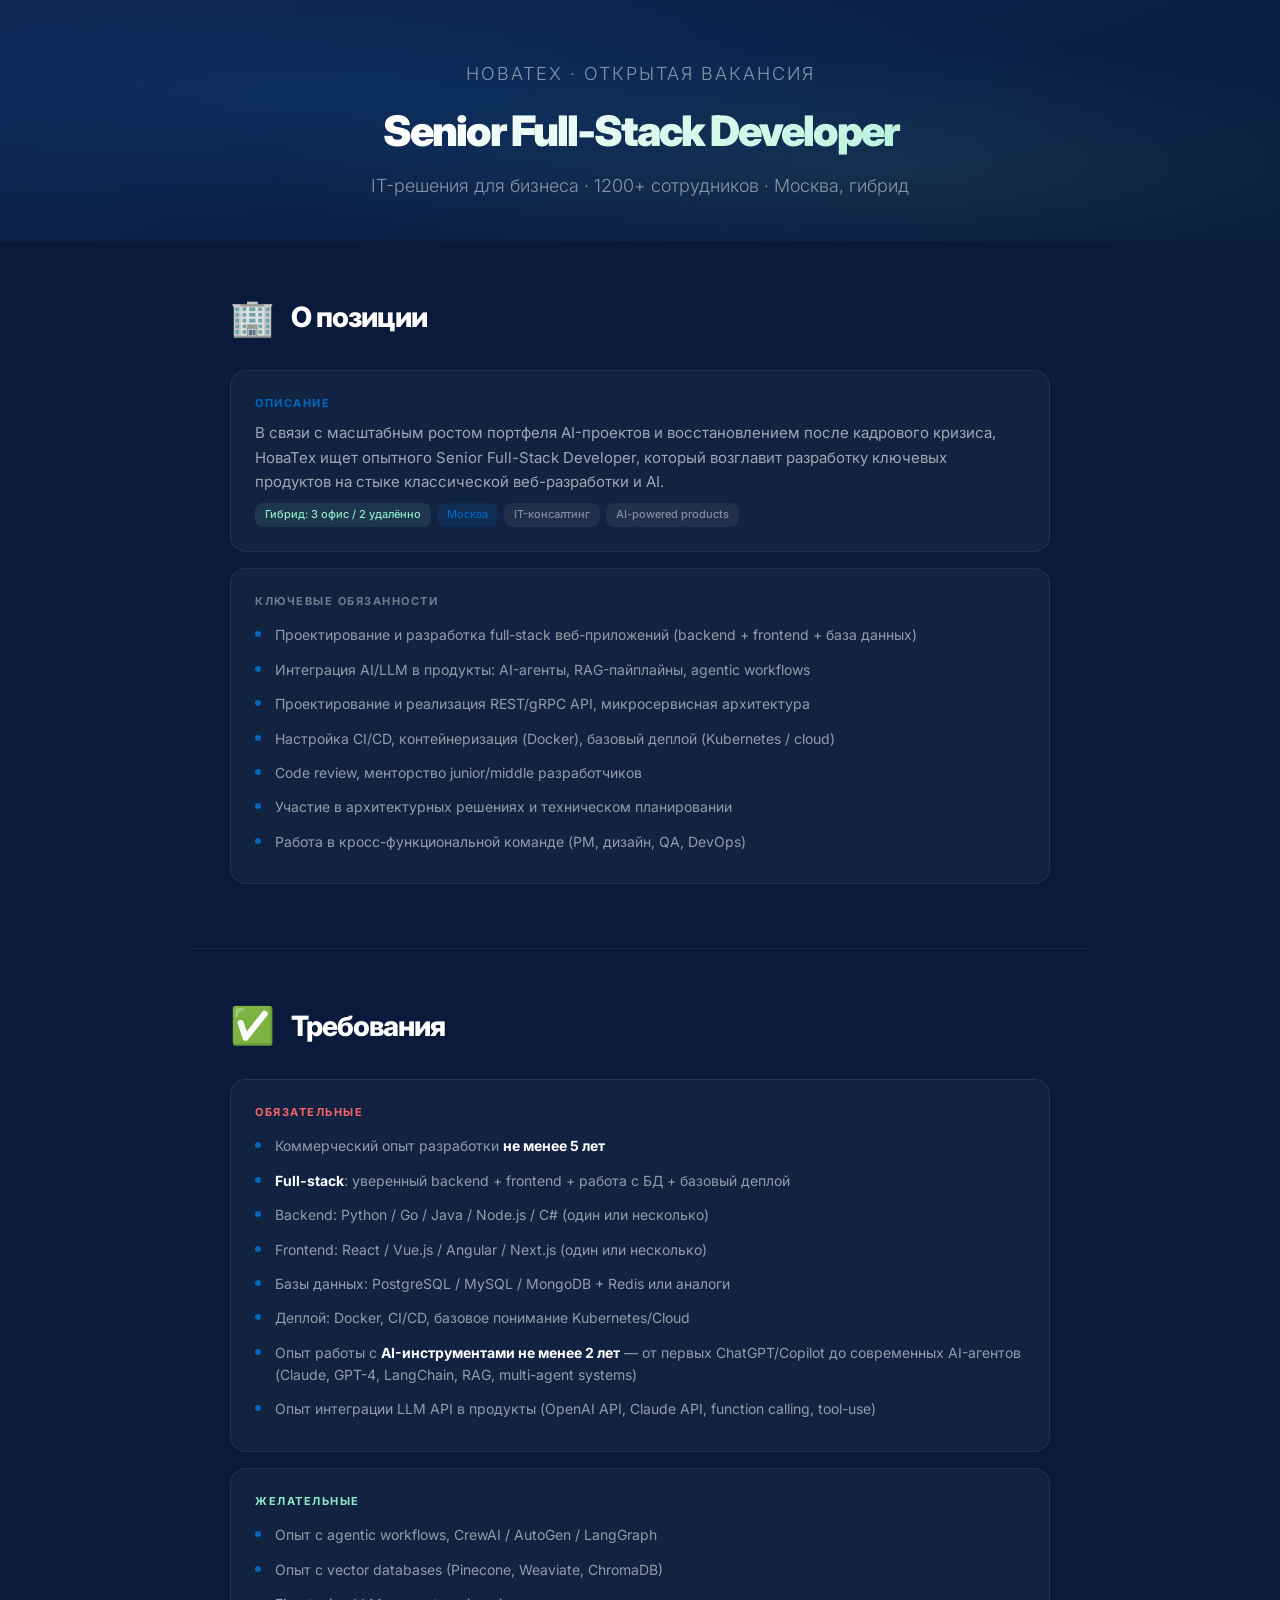
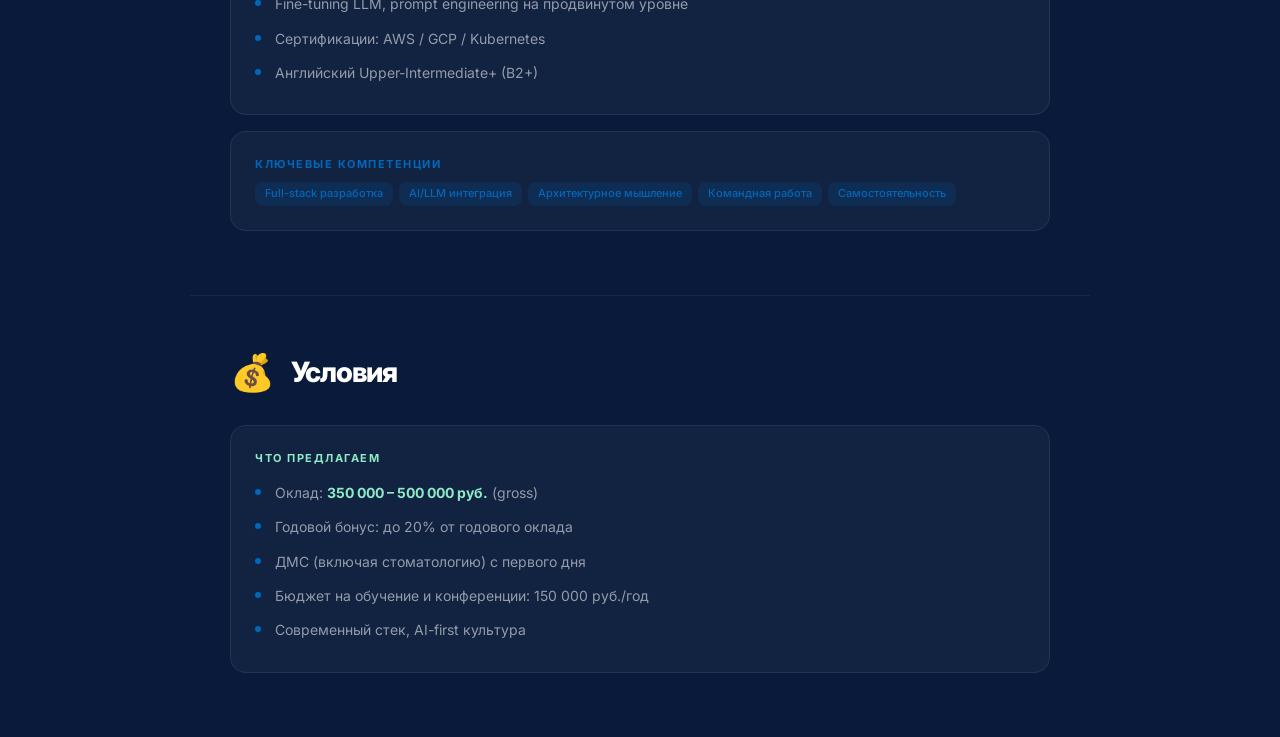
<file: station4_vacancy.html>
<!DOCTYPE html>
<html lang="ru">
<head>
    <meta charset="UTF-8">
    <meta name="viewport" content="width=device-width, initial-scale=1.0">
    <title>Вакансия НоваТех — Senior Full-Stack Developer</title>
    <link href="https://fonts.googleapis.com/css2?family=Inter:wght@300;400;500;600;700;800;900&display=swap" rel="stylesheet">
    <style>
        :root { --navy:#0f2754; --navy-dark:#091a3a; --blue:#0167ba; --mint:#8debc7; --coral:#fa636a; }
        *{margin:0;padding:0;box-sizing:border-box}
        body{font-family:'Inter',-apple-system,BlinkMacSystemFont,sans-serif;background:var(--navy-dark);color:#fff;line-height:1.6}
        .page-header{text-align:center;padding:60px 40px 40px;background:radial-gradient(ellipse at 30% 40%,rgba(1,103,186,.15) 0%,transparent 60%),radial-gradient(ellipse at 70% 70%,rgba(141,235,199,.08) 0%,transparent 50%),linear-gradient(160deg,var(--navy),var(--navy-dark))}
        .page-header h1{font-size:42px;font-weight:900;letter-spacing:-2px;background:linear-gradient(135deg,#fff 30%,var(--mint));-webkit-background-clip:text;-webkit-text-fill-color:transparent;margin-bottom:8px}
        .page-header p{font-size:18px;font-weight:300;color:rgba(255,255,255,.5)}
        .label{font-size:12px;font-weight:600;text-transform:uppercase;letter-spacing:2px;color:var(--mint);margin-bottom:8px}
        .station{max-width:900px;margin:0 auto;padding:48px 40px;border-bottom:1px solid rgba(255,255,255,.06)}
        .station:last-child{border-bottom:none}
        .station-head{display:flex;align-items:center;gap:16px;margin-bottom:24px}
        .station-num{font-size:13px;font-weight:700;color:var(--blue);background:rgba(1,103,186,.15);padding:4px 12px;border-radius:8px}
        .station-emoji{font-size:36px}
        .station-name{font-size:28px;font-weight:800;letter-spacing:-1px}
        .card{background:rgba(255,255,255,.04);border:1px solid rgba(255,255,255,.07);border-radius:16px;padding:24px;margin-bottom:16px}
        .card-label{font-size:11px;font-weight:700;text-transform:uppercase;letter-spacing:1.5px;margin-bottom:8px}
        .card-label-coral{color:var(--coral)}
        .card-label-blue{color:var(--blue)}
        .card-label-mint{color:var(--mint)}
        .card-label-white{color:rgba(255,255,255,.4)}
        .card-label-yellow{color:#fbbf24}
        .card-text{font-size:15px;color:rgba(255,255,255,.6);line-height:1.65}
        .steps{list-style:none;padding:0;counter-reset:step}
        .steps li{font-size:14px;color:rgba(255,255,255,.55);padding:8px 0 8px 36px;position:relative;border-bottom:1px solid rgba(255,255,255,.04)}
        .steps li:last-child{border-bottom:none}
        .steps li::before{counter-increment:step;content:counter(step);position:absolute;left:0;top:8px;width:24px;height:24px;border-radius:8px;background:rgba(1,103,186,.2);color:var(--blue);font-size:12px;font-weight:700;display:flex;align-items:center;justify-content:center}
        .criteria-grid{display:grid;grid-template-columns:repeat(5,1fr);gap:12px}
        .criteria-item{background:rgba(141,235,199,.06);border:1px solid rgba(141,235,199,.12);border-radius:12px;padding:16px;text-align:center}
        .criteria-pts{font-size:28px;font-weight:800;color:var(--mint);margin-bottom:4px}
        .criteria-desc{font-size:12px;color:rgba(255,255,255,.5)}
        .time-bar{display:flex;gap:4px;margin-top:8px;border-radius:8px;overflow:hidden}
        .time-seg{height:28px;display:flex;align-items:center;justify-content:center;font-size:11px;font-weight:600}
        .time-brief{background:rgba(1,103,186,.3);color:var(--blue);flex:1}
        .time-work{background:rgba(141,235,199,.2);color:var(--mint);flex:4}
        .time-review{background:rgba(250,99,106,.2);color:var(--coral);flex:1}
        .tip{display:flex;gap:12px;align-items:flex-start;padding:12px 16px;background:rgba(250,99,106,.06);border:1px solid rgba(250,99,106,.12);border-radius:12px;margin-top:8px;font-size:13px;color:rgba(255,255,255,.55)}
        .tip-icon{font-size:18px;flex-shrink:0}
        .prep-list{list-style:none;padding:0}
        .prep-list li{font-size:14px;color:rgba(255,255,255,.55);padding:6px 0 6px 20px;position:relative}
        .prep-list li::before{content:'';width:6px;height:6px;border-radius:50%;background:var(--blue);position:absolute;left:0;top:13px}
        .pilot-badge{display:inline-flex;align-items:center;gap:6px;background:rgba(141,235,199,.1);border:1px solid rgba(141,235,199,.2);border-radius:8px;padding:4px 12px;font-size:12px;font-weight:600;color:var(--mint);margin-top:8px}
        .script-box{background:rgba(1,103,186,.08);border:1px solid rgba(1,103,186,.2);border-radius:12px;padding:20px 24px;margin:12px 0;font-size:14px;color:rgba(255,255,255,.7);line-height:1.7;font-style:italic}
        .script-box strong{color:#fff;font-style:normal}
        .timeline-grid{display:grid;grid-template-columns:80px 1fr 1fr;gap:0;margin:8px 0}
        .tl-cell{padding:10px 14px;font-size:13px;color:rgba(255,255,255,.55);border-bottom:1px solid rgba(255,255,255,.04)}
        .tl-cell.header{color:rgba(255,255,255,.3);font-size:11px;font-weight:700;text-transform:uppercase;letter-spacing:1px;border-bottom:1px solid rgba(255,255,255,.1)}
        .tl-cell.time{color:var(--mint);font-weight:600}
        .problem-grid{display:grid;grid-template-columns:1fr 1fr;gap:12px}
        .problem-item{background:rgba(250,99,106,.04);border:1px solid rgba(250,99,106,.1);border-radius:12px;padding:16px}
        .problem-item .p-title{font-size:13px;font-weight:700;color:var(--coral);margin-bottom:6px}
        .problem-item .p-fix{font-size:13px;color:rgba(255,255,255,.55)}
        .hint-box{background:rgba(141,235,199,.06);border:1px solid rgba(141,235,199,.15);border-radius:12px;padding:20px 24px;margin:12px 0;font-size:14px;color:rgba(255,255,255,.6);line-height:1.7}
        .hint-box strong{color:var(--mint)}
        .tag-row{display:flex;flex-wrap:wrap;gap:6px;margin-top:8px}
        .tag{padding:3px 10px;border-radius:8px;font-size:11px;font-weight:500;background:rgba(255,255,255,.06);color:rgba(255,255,255,.45)}
        .tag-mint{background:rgba(141,235,199,.1);color:var(--mint)}
        .tag-blue{background:rgba(1,103,186,.15);color:var(--blue)}
        code{background:rgba(255,255,255,.08);padding:2px 8px;border-radius:6px;font-size:13px;color:var(--mint)}
        @media print{body{background:#fff;color:#222}.station{page-break-inside:avoid}.card{border-color:#ddd}.card-text,.steps li,.prep-list li,.tip,.tl-cell{color:#444}.station-name{color:#000}}
    </style>
</head>
<body>

<div class="page-header">
    <p class="label">НоваТех · Открытая вакансия</p>
    <h1>Senior Full-Stack Developer</h1>
    <p>IT-решения для бизнеса · 1200+ сотрудников · Москва, гибрид</p>
</div>

<div class="station">
    <div class="station-head">
        <span class="station-emoji">🏢</span>
        <span class="station-name">О позиции</span>
    </div>

    <div class="card">
        <div class="card-label card-label-blue">Описание</div>
        <div class="card-text">В связи с масштабным ростом портфеля AI-проектов и восстановлением после кадрового кризиса, НоваТех ищет опытного Senior Full-Stack Developer, который возглавит разработку ключевых продуктов на стыке классической веб-разработки и AI.</div>
        <div class="tag-row">
            <span class="tag tag-mint">Гибрид: 3 офис / 2 удалённо</span>
            <span class="tag tag-blue">Москва</span>
            <span class="tag">IT-консалтинг</span>
            <span class="tag">AI-powered products</span>
        </div>
    </div>

    <div class="card">
        <div class="card-label card-label-white">Ключевые обязанности</div>
        <ul class="prep-list">
            <li>Проектирование и разработка full-stack веб-приложений (backend + frontend + база данных)</li>
            <li>Интеграция AI/LLM в продукты: AI-агенты, RAG-пайплайны, agentic workflows</li>
            <li>Проектирование и реализация REST/gRPC API, микросервисная архитектура</li>
            <li>Настройка CI/CD, контейнеризация (Docker), базовый деплой (Kubernetes / cloud)</li>
            <li>Code review, менторство junior/middle разработчиков</li>
            <li>Участие в архитектурных решениях и техническом планировании</li>
            <li>Работа в кросс-функциональной команде (PM, дизайн, QA, DevOps)</li>
        </ul>
    </div>
</div>

<div class="station">
    <div class="station-head">
        <span class="station-emoji">✅</span>
        <span class="station-name">Требования</span>
    </div>

    <div class="card">
        <div class="card-label card-label-coral">Обязательные</div>
        <ul class="prep-list">
            <li>Коммерческий опыт разработки <strong style="color:#fff">не менее 5 лет</strong></li>
            <li><strong style="color:#fff">Full-stack</strong>: уверенный backend + frontend + работа с БД + базовый деплой</li>
            <li>Backend: Python / Go / Java / Node.js / C# (один или несколько)</li>
            <li>Frontend: React / Vue.js / Angular / Next.js (один или несколько)</li>
            <li>Базы данных: PostgreSQL / MySQL / MongoDB + Redis или аналоги</li>
            <li>Деплой: Docker, CI/CD, базовое понимание Kubernetes/Cloud</li>
            <li>Опыт работы с <strong style="color:#fff">AI-инструментами не менее 2 лет</strong> — от первых ChatGPT/Copilot до современных AI-агентов (Claude, GPT-4, LangChain, RAG, multi-agent systems)</li>
            <li>Опыт интеграции LLM API в продукты (OpenAI API, Claude API, function calling, tool-use)</li>
        </ul>
    </div>

    <div class="card">
        <div class="card-label card-label-mint">Желательные</div>
        <ul class="prep-list">
            <li>Опыт с agentic workflows, CrewAI / AutoGen / LangGraph</li>
            <li>Опыт с vector databases (Pinecone, Weaviate, ChromaDB)</li>
            <li>Fine-tuning LLM, prompt engineering на продвинутом уровне</li>
            <li>Сертификации: AWS / GCP / Kubernetes</li>
            <li>Английский Upper-Intermediate+ (B2+)</li>
        </ul>
    </div>

    <div class="card">
        <div class="card-label card-label-blue">Ключевые компетенции</div>
        <div class="tag-row">
            <span class="tag tag-blue">Full-stack разработка</span>
            <span class="tag tag-blue">AI/LLM интеграция</span>
            <span class="tag tag-blue">Архитектурное мышление</span>
            <span class="tag tag-blue">Командная работа</span>
            <span class="tag tag-blue">Самостоятельность</span>
        </div>
    </div>
</div>

<div class="station" style="border-bottom:none">
    <div class="station-head">
        <span class="station-emoji">💰</span>
        <span class="station-name">Условия</span>
    </div>

    <div class="card">
        <div class="card-label card-label-mint">Что предлагаем</div>
        <ul class="prep-list">
            <li>Оклад: <strong style="color:var(--mint)">350 000 – 500 000 руб.</strong> (gross)</li>
            <li>Годовой бонус: до 20% от годового оклада</li>
            <li>ДМС (включая стоматологию) с первого дня</li>
            <li>Бюджет на обучение и конференции: 150 000 руб./год</li>
            <li>Современный стек, AI-first культура</li>
        </ul>
    </div>
</div>

</body>
</html>
</file>
<file: style.css>
* {
    box-sizing: border-box;
    margin: 0;
    padding: 0;
}

body {
    background-color: #ecf2f8;
    font-family: 'Barlow Semi Condensed', sans-serif;
}

#comments-container {
    padding: 5% 3%;
}

.comment {
    margin-bottom: 12px;
    border-radius: 5px;
    padding: 12px;
    box-shadow: 1px 1px 10px 1px rgba(0, 0, 0, 0.15);
    font-size: 13px;
}

.comment p {
    opacity: 70%;
}

#comment-1 {
    background-color: #7541c8;
    color: #ffffff;
    position: relative;
    z-index: 0;
}

#comment-2 {
    background-color: #48556a;
    color: #ffffff;
}

#comment-3, #comment-5 {
    background-color: #ffffff;
    color: #48556a;
}

#comment-4 {
    background-color: #19212e;
    color: #ffffff;
}

.header {
    display: flex;
    align-items: center;
    margin-bottom: 20px;
    z-index: 3;
    position: relative;
}

.header img {
    border-radius: 50%;
    margin-right: 10px;
    border: 1px solid #7541c8;
}

.header .name {
    opacity: 100%;
    font-size: 1rem;
}

.comment h4 {
    margin-bottom: 20px;
    font-size: 1.2rem;
    font-weight: 600;
    z-index: 3;
    position: relative;
}

#quote {
    position: absolute;
    right: 15%;
    top: 0;
    z-index: 1;
}

@media (min-width: 576px) {

    #comments-container, 
    #left-comments, 
    #top-comments, 
    #bottom-comments  {
        display: flex;
    }

    #comments-container {
        max-width: 1440px;
        margin: 0 auto;
    }

    #left-comments {
        flex-direction: column;
        flex-basis: 80%;
    }
    
    #top-comments, #bottom-comments {
        flex-basis: 50%;
    }

    #left-comments .comment {
        margin-right: 15px;
    }

    #comment-5 {
        flex-basis: 20%;
    }

    #comment-1, #comment-4 {
        flex-basis: 65%;
    }
    
    #comment-2, #comment-3 {
        flex-basis: 35%;
    }
}
</file>
